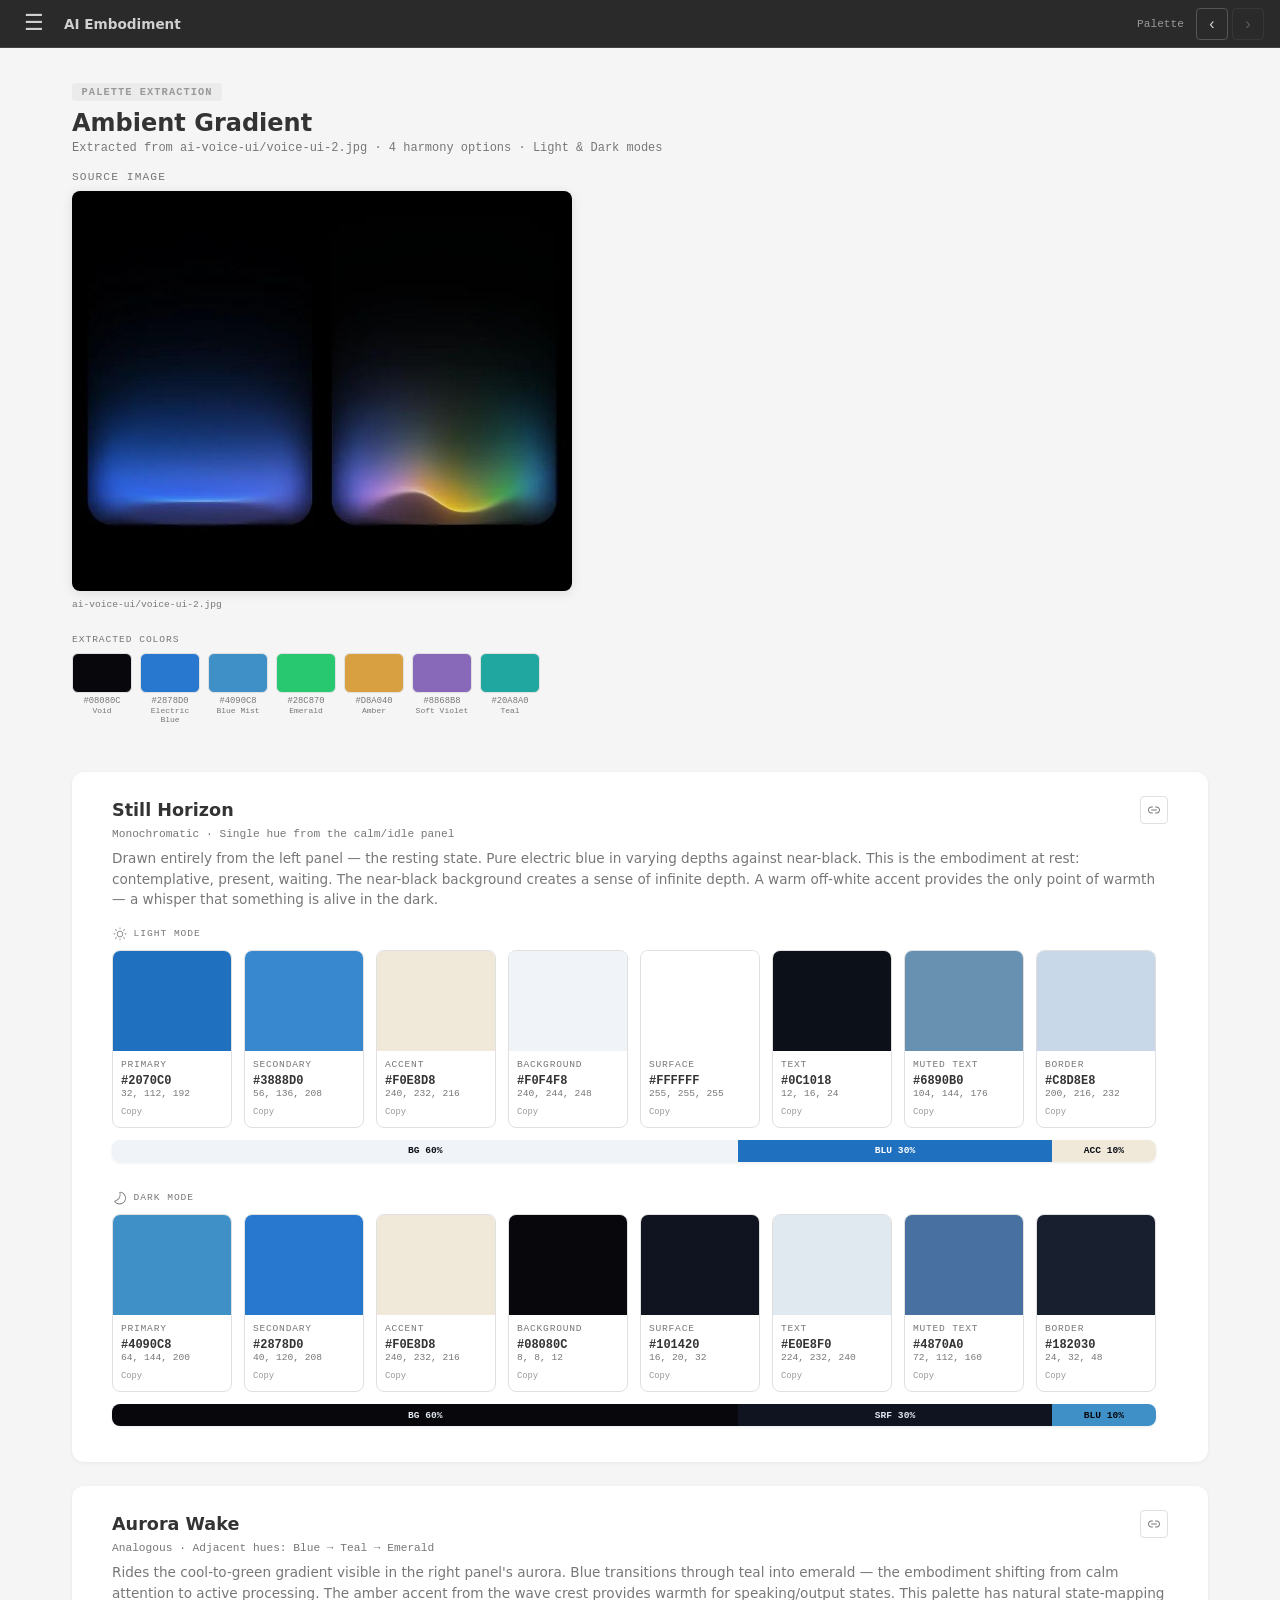
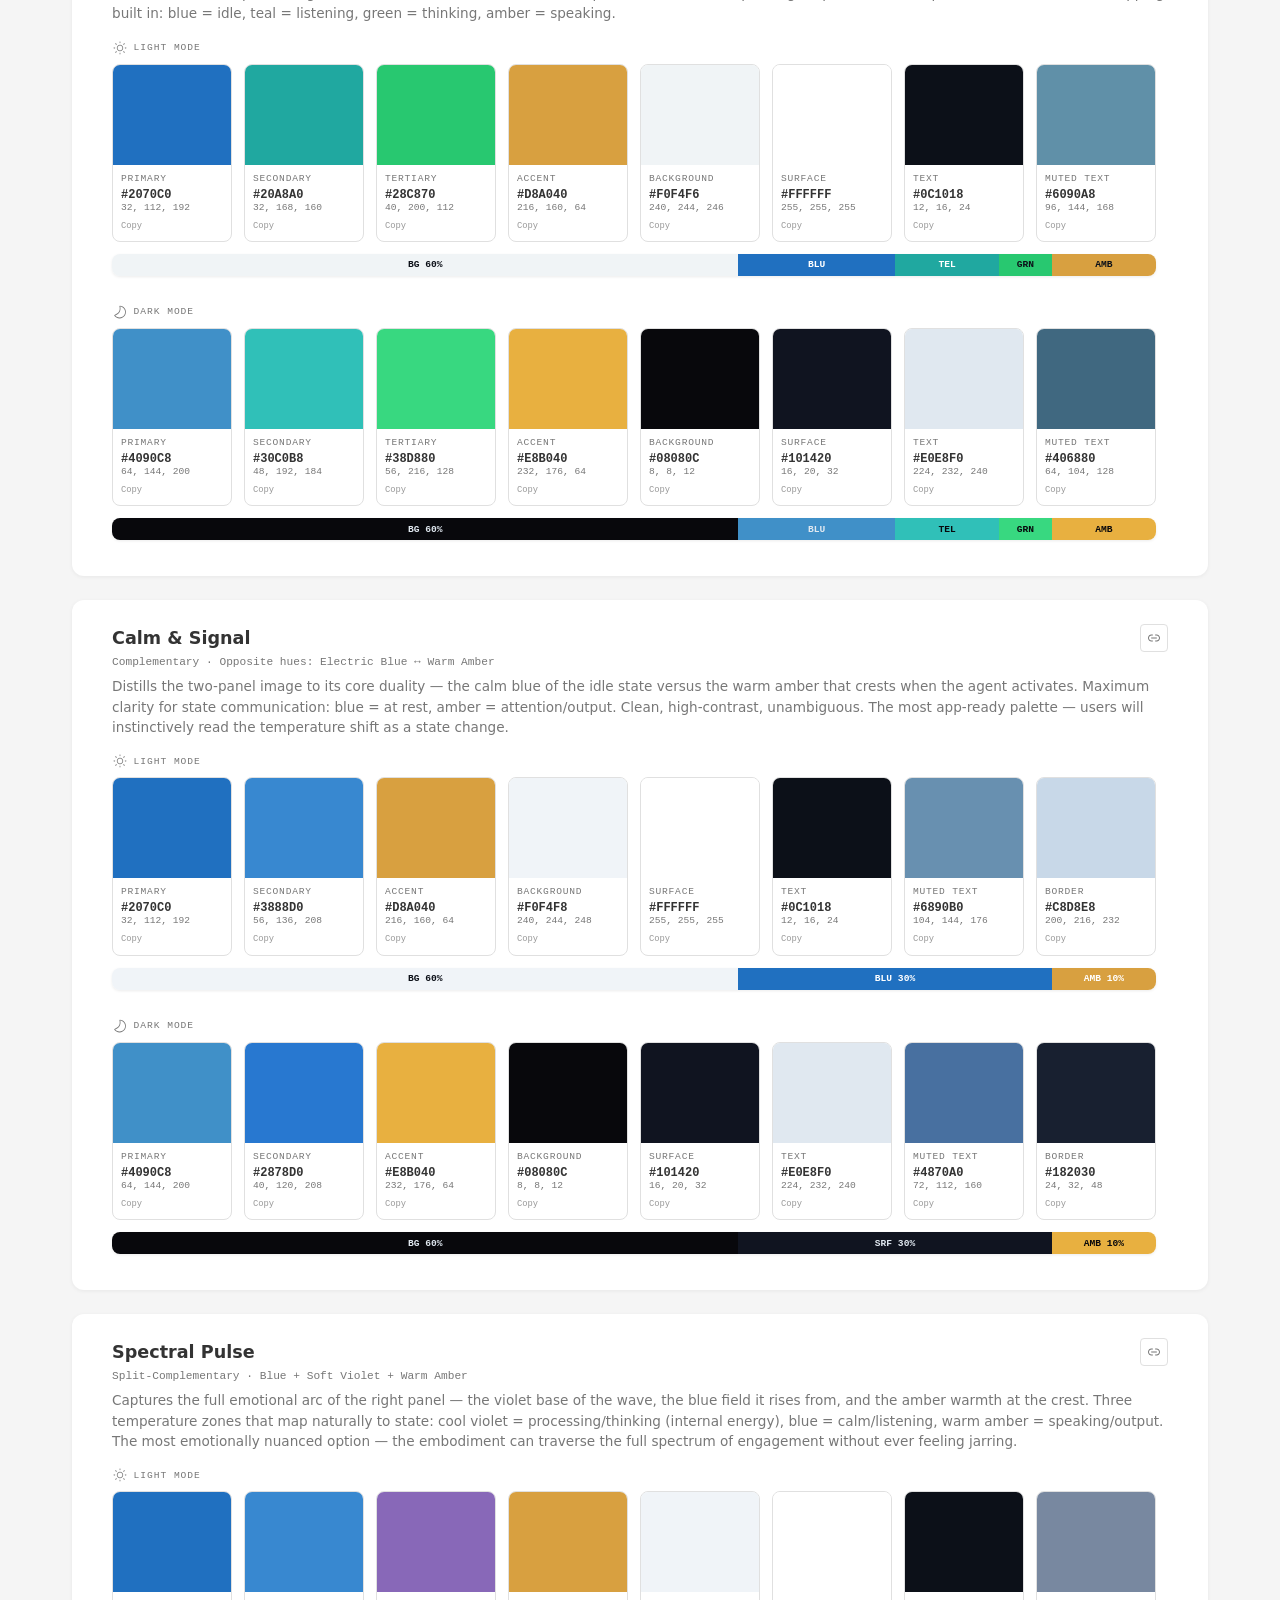
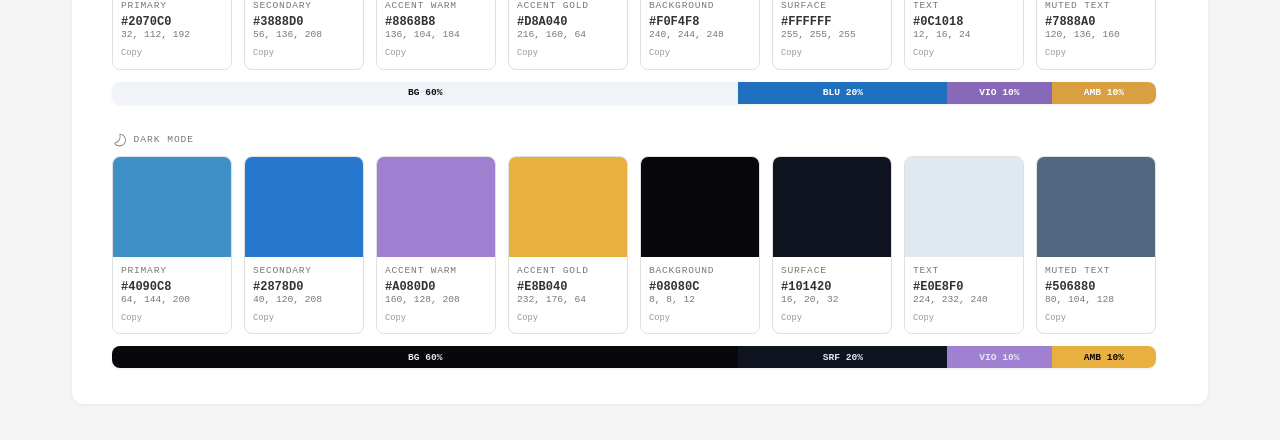
<file: .github/palettes/extracted/ambient-gradient/index.html>
<!DOCTYPE html>
<html lang="en">
<head>
    <meta charset="UTF-8">
    <meta name="viewport" content="width=device-width, initial-scale=1.0">
    <title>PALETTE — Ambient Gradient</title>
    <style>
        *, *::before, *::after { box-sizing: border-box; margin: 0; padding: 0; }
        :root {
            --nav-bg: #2a2a2a; --nav-text: #d0d0d0; --nav-accent: #999999;
            --bg: #f5f5f5; --surface: #ffffff; --text: #333333; --text-muted: #777777; --border: #e0e0e0;
            --font: system-ui, -apple-system, 'Segoe UI', sans-serif;
            --mono: 'Cascadia Code', 'Fira Code', Consolas, monospace;
        }
        body { font-family: var(--font); background: var(--bg); color: var(--text); min-height: 100vh; }
        .site-nav { background: var(--nav-bg); color: var(--nav-text); display: flex; align-items: center; padding: 0 1rem; height: 48px; position: sticky; top: 0; z-index: 200; border-bottom: 1px solid #444; }
        .site-nav__hamburger { background: none; border: none; color: var(--nav-text); font-size: 1.4rem; cursor: pointer; padding: 0.25rem 0.5rem; border-radius: 4px; line-height: 1; }
        .site-nav__hamburger:hover { background: rgba(255,255,255,0.1); }
        .site-nav__title { font-size: 0.85rem; font-weight: 600; margin-left: 0.75rem; }
        .site-nav__page { margin-left: auto; font-family: var(--mono); font-size: 0.7rem; color: var(--nav-accent); }
        .site-nav__arrows { display: flex; gap: 0.25rem; margin-left: 0.75rem; }
        .site-nav__arrow { background: none; border: 1px solid rgba(255,255,255,0.2); color: var(--nav-text); width: 32px; height: 32px; border-radius: 4px; cursor: pointer; font-size: 1rem; display: flex; align-items: center; justify-content: center; }
        .site-nav__arrow:hover { background: rgba(255,255,255,0.1); border-color: var(--nav-accent); }
        .site-nav__arrow:disabled { opacity: 0.3; cursor: default; }
        .nav-drawer { display: none; position: fixed; top: 48px; left: 0; bottom: 0; width: 280px; background: var(--nav-bg); z-index: 190; overflow-y: auto; border-right: 1px solid rgba(255,255,255,0.1); padding: 1rem 0; }
        .nav-drawer.open { display: block; }
        .nav-drawer__overlay { display: none; position: fixed; inset: 0; top: 48px; background: rgba(0,0,0,0.4); z-index: 185; }
        .nav-drawer__overlay.open { display: block; }
        .nav-drawer__section { font-family: var(--mono); font-size: 0.6rem; text-transform: uppercase; letter-spacing: 0.12em; color: rgba(255,255,255,0.4); padding: 0.75rem 1.25rem 0.25rem; }
        .nav-drawer__link { display: block; padding: 0.5rem 1.25rem; color: var(--nav-text); text-decoration: none; font-size: 0.8rem; }
        .nav-drawer__link:hover { background: rgba(255,255,255,0.08); }
        .nav-drawer__link.active { color: var(--nav-accent); background: rgba(255,255,255,0.05); }
        .page-header { max-width: 1200px; margin: 0 auto; padding: 2rem 2rem 1rem; }
        .page-header__badge { font-family: var(--mono); font-size: 0.65rem; font-weight: 700; letter-spacing: 0.1em; text-transform: uppercase; color: var(--nav-accent); background: rgba(150,150,150,0.1); padding: 0.2rem 0.6rem; border-radius: 3px; display: inline-block; margin-bottom: 0.5rem; }
        .page-header__title { font-size: 1.5rem; font-weight: 700; }
        .page-header__meta { font-family: var(--mono); font-size: 0.75rem; color: var(--text-muted); margin-top: 0.25rem; }
        .extraction-group { max-width: 1200px; margin: 0 auto 3rem; padding: 0 2rem; }
        .extraction-group__source { margin-bottom: 1.5rem; }
        .extraction-group__label { font-family: var(--mono); font-size: 0.7rem; text-transform: uppercase; letter-spacing: 0.1em; color: var(--text-muted); margin-bottom: 0.5rem; }
        .extraction-group__img { max-width: 100%; max-height: 400px; border-radius: 8px; box-shadow: 0 2px 12px rgba(0,0,0,0.1); object-fit: contain; }
        .extraction-group__ref { font-family: var(--mono); font-size: 0.6rem; color: var(--text-muted); margin-top: 0.25rem; }
        .extraction-group__colors { margin-top: 1rem; }
        .extraction-group__colors-label { font-family: var(--mono); font-size: 0.6rem; text-transform: uppercase; letter-spacing: 0.1em; color: var(--text-muted); margin-bottom: 0.5rem; }
        .extracted-colors { display: flex; gap: 0.5rem; flex-wrap: wrap; }
        .extracted-color { width: 60px; text-align: center; }
        .extracted-color__fill { width: 60px; height: 40px; border-radius: 6px; border: 1px solid var(--border); }
        .extracted-color__hex { font-family: var(--mono); font-size: 0.55rem; color: var(--text-muted); margin-top: 0.2rem; }
        .extracted-color__name { font-family: var(--mono); font-size: 0.5rem; color: var(--text-muted); }
        .palette-option { background: var(--surface); border-radius: 12px; padding: 1.5rem 2.5rem 2.25rem; margin-bottom: 1.5rem; box-shadow: 0 1px 4px rgba(0,0,0,0.06); }
        .palette-option__header { display: flex; align-items: center; justify-content: space-between; margin-bottom: 0.25rem; }
        .palette-option__name { font-size: 1.1rem; font-weight: 600; }
        .palette-option__select { background: none; border: 1px solid var(--border); color: var(--text-muted); width: 28px; height: 28px; border-radius: 4px; cursor: pointer; transition: all 0.15s; display: flex; align-items: center; justify-content: center; flex-shrink: 0; }
        .palette-option__select:hover { background: rgba(150,150,150,0.1); border-color: var(--text-muted); color: var(--text); }
        .palette-option__select.copied { }
        .palette-option__harmony { font-family: var(--mono); font-size: 0.7rem; color: var(--text-muted); margin-bottom: 0.5rem; }
        .palette-option__description { font-size: 0.85rem; color: var(--text-muted); margin-bottom: 1rem; line-height: 1.5; }
        .palette-option__mode-label { font-family: var(--mono); font-size: 0.6rem; display: flex; align-items: center; gap: 0.35rem; text-transform: uppercase; letter-spacing: 0.1em; color: var(--text-muted); margin: 1rem 0 0.5rem; }
        .palette-option__chips { display: flex; gap: 0.75rem; flex-wrap: wrap; }
        .color-chip { width: 120px; border-radius: 8px; overflow: hidden; border: 1px solid var(--border); background: var(--surface); }
        .color-chip__fill { width: 100%; height: 100px; position: relative; }
        .color-chip__select { position: absolute; top: 0.35rem; right: 0.35rem; background: rgba(255,255,255,0.9); border: 1px solid rgba(0,0,0,0.15); color: #333; width: 24px; height: 24px; border-radius: 3px; cursor: pointer; opacity: 0; transition: opacity 0.15s; display: flex; align-items: center; justify-content: center; padding: 0; }
        .color-chip:hover .color-chip__select { opacity: 1; }
        .color-chip__select:hover { background: #fff; border-color: #999; }
        .color-chip__select.copied { }
        .color-chip__info { padding: 0.5rem; }
        .color-chip__role { font-family: var(--mono); font-size: 0.6rem; text-transform: uppercase; letter-spacing: 0.08em; color: var(--text-muted); margin-bottom: 0.25rem; }
        .color-chip__hex { font-family: var(--mono); font-size: 0.75rem; font-weight: 600; }
        .color-chip__rgb { font-family: var(--mono); font-size: 0.6rem; color: var(--text-muted); }
        .color-chip__copy { font-family: var(--mono); font-size: 0.55rem; color: var(--nav-accent); cursor: pointer; background: none; border: none; padding: 0.15rem 0; margin-top: 0.15rem; }
        .color-chip__copy:hover { text-decoration: underline; }
        .preview-bar { display: flex; border-radius: 8px; overflow: hidden; height: 22px; margin-top: 0.75rem; max-width: calc(8 * 120px + 7 * 0.75rem);  box-shadow: 0 1px 3px rgba(0,0,0,0.08); }
        .mode-spacer { height: 0.75rem; }
        .preview-bar__segment { flex: 1; display: flex; align-items: center; justify-content: center; font-family: var(--mono); font-size: 0.6rem; font-weight: 600; }
    </style>
</head>
<body>
    <nav class="site-nav">
        <button class="site-nav__hamburger" id="navToggle" aria-label="Menu">☰</button>
        <span class="site-nav__title" id="projectTitle">AI Embodiment</span>
        <span class="site-nav__page">Palette</span>
        <div class="site-nav__arrows">
            <button class="site-nav__arrow" id="navPrev" aria-label="Previous page">‹</button>
            <button class="site-nav__arrow" id="navNext" aria-label="Next page">›</button>
        </div>
    </nav>
    <div class="nav-drawer__overlay" id="navOverlay"></div>
    <aside class="nav-drawer" id="navDrawer" role="navigation"></aside>

    <header class="page-header">
        <span class="page-header__badge">Palette Extraction</span>
        <h1 class="page-header__title">Ambient Gradient</h1>
        <p class="page-header__meta">Extracted from ai-voice-ui/voice-ui-2.jpg · 4 harmony options · Light & Dark modes</p>
    </header>

    <main id="extractionsContainer">
        <section class="extraction-group">
            <div class="extraction-group__source">
                <div class="extraction-group__label">Source Image</div>
                <img class="extraction-group__img" src="source-1.jpg" alt="Ambient gradient UI — calm blue and active aurora states">
                <div class="extraction-group__ref">ai-voice-ui/voice-ui-2.jpg</div>
            </div>
            <div class="extraction-group__colors">
                <div class="extraction-group__colors-label">Extracted Colors</div>
                <div class="extracted-colors">
                    <div class="extracted-color"><div class="extracted-color__fill" style="background:#08080C;"></div><div class="extracted-color__hex">#08080C</div><div class="extracted-color__name">Void</div></div>
                    <div class="extracted-color"><div class="extracted-color__fill" style="background:#2878D0;"></div><div class="extracted-color__hex">#2878D0</div><div class="extracted-color__name">Electric Blue</div></div>
                    <div class="extracted-color"><div class="extracted-color__fill" style="background:#4090C8;"></div><div class="extracted-color__hex">#4090C8</div><div class="extracted-color__name">Blue Mist</div></div>
                    <div class="extracted-color"><div class="extracted-color__fill" style="background:#28C870;"></div><div class="extracted-color__hex">#28C870</div><div class="extracted-color__name">Emerald</div></div>
                    <div class="extracted-color"><div class="extracted-color__fill" style="background:#D8A040;"></div><div class="extracted-color__hex">#D8A040</div><div class="extracted-color__name">Amber</div></div>
                    <div class="extracted-color"><div class="extracted-color__fill" style="background:#8868B8;"></div><div class="extracted-color__hex">#8868B8</div><div class="extracted-color__name">Soft Violet</div></div>
                    <div class="extracted-color"><div class="extracted-color__fill" style="background:#20A8A0;"></div><div class="extracted-color__hex">#20A8A0</div><div class="extracted-color__name">Teal</div></div>
                </div>
            </div>
        </section>

        <div class="palettes" style="max-width:1200px;margin:0 auto;padding:0 2rem 1rem;">

            <!-- PALETTE 1: Monochromatic Blue -->
            <div class="palette-option">
                <div class="palette-option__name">Still Horizon</div>
                <div class="palette-option__harmony">Monochromatic · Single hue from the calm/idle panel</div>
                <div class="palette-option__description">Drawn entirely from the left panel — the resting state. Pure electric blue in varying depths against near-black. This is the embodiment at rest: contemplative, present, waiting. The near-black background creates a sense of infinite depth. A warm off-white accent provides the only point of warmth — a whisper that something is alive in the dark.</div>

                <div class="palette-option__mode-label"><svg width="16" height="16" viewBox="0 0 20 20" fill="currentColor" xmlns="http://www.w3.org/2000/svg"><path d="M10 2C10.2761 2 10.5 2.22386 10.5 2.5V3.5C10.5 3.77614 10.2761 4 10 4C9.72386 4 9.5 3.77614 9.5 3.5V2.5C9.5 2.22386 9.72386 2 10 2ZM10 14C12.2091 14 14 12.2091 14 10C14 7.79086 12.2091 6 10 6C7.79086 6 6 7.79086 6 10C6 12.2091 7.79086 14 10 14ZM10 13C8.34315 13 7 11.6569 7 10C7 8.34315 8.34315 7 10 7C11.6569 7 13 8.34315 13 10C13 11.6569 11.6569 13 10 13ZM17.5 10.5C17.7761 10.5 18 10.2761 18 10C18 9.72386 17.7761 9.5 17.5 9.5H16.5C16.2239 9.5 16 9.72386 16 10C16 10.2761 16.2239 10.5 16.5 10.5H17.5ZM10 16C10.2761 16 10.5 16.2239 10.5 16.5V17.5C10.5 17.7761 10.2761 18 10 18C9.72386 18 9.5 17.7761 9.5 17.5V16.5C9.5 16.2239 9.72386 16 10 16ZM3.5 10.5C3.77614 10.5 4 10.2761 4 10C4 9.72386 3.77614 9.5 3.5 9.5H2.46289C2.18675 9.5 1.96289 9.72386 1.96289 10C1.96289 10.2761 2.18675 10.5 2.46289 10.5H3.5ZM4.14645 4.14645C4.34171 3.95118 4.65829 3.95118 4.85355 4.14645L5.85355 5.14645C6.04882 5.34171 6.04882 5.65829 5.85355 5.85355C5.65829 6.04882 5.34171 6.04882 5.14645 5.85355L4.14645 4.85355C3.95118 4.65829 3.95118 4.34171 4.14645 4.14645ZM4.85355 15.8536C4.65829 16.0488 4.34171 16.0488 4.14645 15.8536C3.95118 15.6583 3.95118 15.3417 4.14645 15.1464L5.14645 14.1464C5.34171 13.9512 5.65829 13.9512 5.85355 14.1464C6.04882 14.3417 6.04882 14.6583 5.85355 14.8536L4.85355 15.8536ZM15.8536 4.14645C15.6583 3.95118 15.3417 3.95118 15.1464 4.14645L14.1464 5.14645C13.9512 5.34171 13.9512 5.65829 14.1464 5.85355C14.3417 6.04882 14.6583 6.04882 14.8536 5.85355L15.8536 4.85355C16.0488 4.65829 16.0488 4.34171 15.8536 4.14645ZM15.1464 15.8536C15.3417 16.0488 15.6583 16.0488 15.8536 15.8536C16.0488 15.6583 16.0488 15.3417 15.8536 15.1464L14.8536 14.1464C14.6583 13.9512 14.3417 13.9512 14.1464 14.1464C13.9512 14.3417 13.9512 14.6583 14.1464 14.8536L15.1464 15.8536Z"/></svg> Light Mode</div>
                <div class="palette-option__chips">
                    <div class="color-chip"><div class="color-chip__fill" style="background:#2070C0;"></div><div class="color-chip__info"><div class="color-chip__role">Primary</div><div class="color-chip__hex">#2070C0</div><div class="color-chip__rgb">32, 112, 192</div><button class="color-chip__copy" data-hex="#2070C0">Copy</button></div></div>
                    <div class="color-chip"><div class="color-chip__fill" style="background:#3888D0;"></div><div class="color-chip__info"><div class="color-chip__role">Secondary</div><div class="color-chip__hex">#3888D0</div><div class="color-chip__rgb">56, 136, 208</div><button class="color-chip__copy" data-hex="#3888D0">Copy</button></div></div>
                    <div class="color-chip"><div class="color-chip__fill" style="background:#F0E8D8;"></div><div class="color-chip__info"><div class="color-chip__role">Accent</div><div class="color-chip__hex">#F0E8D8</div><div class="color-chip__rgb">240, 232, 216</div><button class="color-chip__copy" data-hex="#F0E8D8">Copy</button></div></div>
                    <div class="color-chip"><div class="color-chip__fill" style="background:#F0F4F8;"></div><div class="color-chip__info"><div class="color-chip__role">Background</div><div class="color-chip__hex">#F0F4F8</div><div class="color-chip__rgb">240, 244, 248</div><button class="color-chip__copy" data-hex="#F0F4F8">Copy</button></div></div>
                    <div class="color-chip"><div class="color-chip__fill" style="background:#FFFFFF;"></div><div class="color-chip__info"><div class="color-chip__role">Surface</div><div class="color-chip__hex">#FFFFFF</div><div class="color-chip__rgb">255, 255, 255</div><button class="color-chip__copy" data-hex="#FFFFFF">Copy</button></div></div>
                    <div class="color-chip"><div class="color-chip__fill" style="background:#0C1018;"></div><div class="color-chip__info"><div class="color-chip__role">Text</div><div class="color-chip__hex">#0C1018</div><div class="color-chip__rgb">12, 16, 24</div><button class="color-chip__copy" data-hex="#0C1018">Copy</button></div></div>
                    <div class="color-chip"><div class="color-chip__fill" style="background:#6890B0;"></div><div class="color-chip__info"><div class="color-chip__role">Muted Text</div><div class="color-chip__hex">#6890B0</div><div class="color-chip__rgb">104, 144, 176</div><button class="color-chip__copy" data-hex="#6890B0">Copy</button></div></div>
                    <div class="color-chip"><div class="color-chip__fill" style="background:#C8D8E8;"></div><div class="color-chip__info"><div class="color-chip__role">Border</div><div class="color-chip__hex">#C8D8E8</div><div class="color-chip__rgb">200, 216, 232</div><button class="color-chip__copy" data-hex="#C8D8E8">Copy</button></div></div>
                </div>
                <div class="preview-bar">
                    <div class="preview-bar__segment" style="background:#F0F4F8;flex:6;color:#0C1018;">BG 60%</div>
                    <div class="preview-bar__segment" style="background:#2070C0;flex:3;color:#FFFFFF;">BLU 30%</div>
                    <div class="preview-bar__segment" style="background:#F0E8D8;flex:1;color:#0C1018;">ACC 10%</div>
                </div>

                <div class="palette-option__mode-label"><svg width="16" height="16" viewBox="0 0 20 20" fill="currentColor" xmlns="http://www.w3.org/2000/svg"><path d="M15.4932 13.4967C13.5653 16.8358 9.2957 17.9798 5.95663 16.052C5.20013 15.6152 4.54451 15.0515 4.01047 14.3887C6.8412 13.3015 8.56844 11.9681 9.60339 9.99249C10.651 7.99273 10.9395 5.83183 10.3628 3.08319C11.2605 3.20148 12.1328 3.49537 12.9378 3.96018C16.2769 5.88799 17.421 10.1576 15.4932 13.4967ZM5.45663 16.918C9.27399 19.122 14.1552 17.8141 16.3592 13.9967C18.5631 10.1793 17.2552 5.2981 13.4378 3.09415C12.3371 2.45863 11.1233 2.10173 9.88082 2.03507C9.4801 2.01357 9.17217 2.38477 9.26732 2.77462C9.95545 5.59395 9.70125 7.65076 8.71759 9.52844C7.78322 11.312 6.17301 12.559 3.16661 13.635C2.79667 13.7674 2.65251 14.2143 2.87537 14.538C3.54192 15.5059 4.41706 16.3178 5.45663 16.918Z"/></svg> Dark Mode</div>
                <div class="palette-option__chips">
                    <div class="color-chip"><div class="color-chip__fill" style="background:#4090C8;"></div><div class="color-chip__info"><div class="color-chip__role">Primary</div><div class="color-chip__hex">#4090C8</div><div class="color-chip__rgb">64, 144, 200</div><button class="color-chip__copy" data-hex="#4090C8">Copy</button></div></div>
                    <div class="color-chip"><div class="color-chip__fill" style="background:#2878D0;"></div><div class="color-chip__info"><div class="color-chip__role">Secondary</div><div class="color-chip__hex">#2878D0</div><div class="color-chip__rgb">40, 120, 208</div><button class="color-chip__copy" data-hex="#2878D0">Copy</button></div></div>
                    <div class="color-chip"><div class="color-chip__fill" style="background:#F0E8D8;"></div><div class="color-chip__info"><div class="color-chip__role">Accent</div><div class="color-chip__hex">#F0E8D8</div><div class="color-chip__rgb">240, 232, 216</div><button class="color-chip__copy" data-hex="#F0E8D8">Copy</button></div></div>
                    <div class="color-chip"><div class="color-chip__fill" style="background:#08080C;"></div><div class="color-chip__info"><div class="color-chip__role">Background</div><div class="color-chip__hex">#08080C</div><div class="color-chip__rgb">8, 8, 12</div><button class="color-chip__copy" data-hex="#08080C">Copy</button></div></div>
                    <div class="color-chip"><div class="color-chip__fill" style="background:#101420;"></div><div class="color-chip__info"><div class="color-chip__role">Surface</div><div class="color-chip__hex">#101420</div><div class="color-chip__rgb">16, 20, 32</div><button class="color-chip__copy" data-hex="#101420">Copy</button></div></div>
                    <div class="color-chip"><div class="color-chip__fill" style="background:#E0E8F0;"></div><div class="color-chip__info"><div class="color-chip__role">Text</div><div class="color-chip__hex">#E0E8F0</div><div class="color-chip__rgb">224, 232, 240</div><button class="color-chip__copy" data-hex="#E0E8F0">Copy</button></div></div>
                    <div class="color-chip"><div class="color-chip__fill" style="background:#4870A0;"></div><div class="color-chip__info"><div class="color-chip__role">Muted Text</div><div class="color-chip__hex">#4870A0</div><div class="color-chip__rgb">72, 112, 160</div><button class="color-chip__copy" data-hex="#4870A0">Copy</button></div></div>
                    <div class="color-chip"><div class="color-chip__fill" style="background:#182030;"></div><div class="color-chip__info"><div class="color-chip__role">Border</div><div class="color-chip__hex">#182030</div><div class="color-chip__rgb">24, 32, 48</div><button class="color-chip__copy" data-hex="#182030">Copy</button></div></div>
                </div>
                <div class="preview-bar">
                    <div class="preview-bar__segment" style="background:#08080C;flex:6;color:#E0E8F0;">BG 60%</div>
                    <div class="preview-bar__segment" style="background:#101420;flex:3;color:#E0E8F0;">SRF 30%</div>
                    <div class="preview-bar__segment" style="background:#4090C8;flex:1;color:#08080C;">BLU 10%</div>
                </div>
            </div>

            <!-- PALETTE 2: Analogous (Blue → Teal → Green) -->
            <div class="palette-option">
                <div class="palette-option__name">Aurora Wake</div>
                <div class="palette-option__harmony">Analogous · Adjacent hues: Blue → Teal → Emerald</div>
                <div class="palette-option__description">Rides the cool-to-green gradient visible in the right panel's aurora. Blue transitions through teal into emerald — the embodiment shifting from calm attention to active processing. The amber accent from the wave crest provides warmth for speaking/output states. This palette has natural state-mapping built in: blue = idle, teal = listening, green = thinking, amber = speaking.</div>

                <div class="palette-option__mode-label"><svg width="16" height="16" viewBox="0 0 20 20" fill="currentColor" xmlns="http://www.w3.org/2000/svg"><path d="M10 2C10.2761 2 10.5 2.22386 10.5 2.5V3.5C10.5 3.77614 10.2761 4 10 4C9.72386 4 9.5 3.77614 9.5 3.5V2.5C9.5 2.22386 9.72386 2 10 2ZM10 14C12.2091 14 14 12.2091 14 10C14 7.79086 12.2091 6 10 6C7.79086 6 6 7.79086 6 10C6 12.2091 7.79086 14 10 14ZM10 13C8.34315 13 7 11.6569 7 10C7 8.34315 8.34315 7 10 7C11.6569 7 13 8.34315 13 10C13 11.6569 11.6569 13 10 13ZM17.5 10.5C17.7761 10.5 18 10.2761 18 10C18 9.72386 17.7761 9.5 17.5 9.5H16.5C16.2239 9.5 16 9.72386 16 10C16 10.2761 16.2239 10.5 16.5 10.5H17.5ZM10 16C10.2761 16 10.5 16.2239 10.5 16.5V17.5C10.5 17.7761 10.2761 18 10 18C9.72386 18 9.5 17.7761 9.5 17.5V16.5C9.5 16.2239 9.72386 16 10 16ZM3.5 10.5C3.77614 10.5 4 10.2761 4 10C4 9.72386 3.77614 9.5 3.5 9.5H2.46289C2.18675 9.5 1.96289 9.72386 1.96289 10C1.96289 10.2761 2.18675 10.5 2.46289 10.5H3.5ZM4.14645 4.14645C4.34171 3.95118 4.65829 3.95118 4.85355 4.14645L5.85355 5.14645C6.04882 5.34171 6.04882 5.65829 5.85355 5.85355C5.65829 6.04882 5.34171 6.04882 5.14645 5.85355L4.14645 4.85355C3.95118 4.65829 3.95118 4.34171 4.14645 4.14645ZM4.85355 15.8536C4.65829 16.0488 4.34171 16.0488 4.14645 15.8536C3.95118 15.6583 3.95118 15.3417 4.14645 15.1464L5.14645 14.1464C5.34171 13.9512 5.65829 13.9512 5.85355 14.1464C6.04882 14.3417 6.04882 14.6583 5.85355 14.8536L4.85355 15.8536ZM15.8536 4.14645C15.6583 3.95118 15.3417 3.95118 15.1464 4.14645L14.1464 5.14645C13.9512 5.34171 13.9512 5.65829 14.1464 5.85355C14.3417 6.04882 14.6583 6.04882 14.8536 5.85355L15.8536 4.85355C16.0488 4.65829 16.0488 4.34171 15.8536 4.14645ZM15.1464 15.8536C15.3417 16.0488 15.6583 16.0488 15.8536 15.8536C16.0488 15.6583 16.0488 15.3417 15.8536 15.1464L14.8536 14.1464C14.6583 13.9512 14.3417 13.9512 14.1464 14.1464C13.9512 14.3417 13.9512 14.6583 14.1464 14.8536L15.1464 15.8536Z"/></svg> Light Mode</div>
                <div class="palette-option__chips">
                    <div class="color-chip"><div class="color-chip__fill" style="background:#2070C0;"></div><div class="color-chip__info"><div class="color-chip__role">Primary</div><div class="color-chip__hex">#2070C0</div><div class="color-chip__rgb">32, 112, 192</div><button class="color-chip__copy" data-hex="#2070C0">Copy</button></div></div>
                    <div class="color-chip"><div class="color-chip__fill" style="background:#20A8A0;"></div><div class="color-chip__info"><div class="color-chip__role">Secondary</div><div class="color-chip__hex">#20A8A0</div><div class="color-chip__rgb">32, 168, 160</div><button class="color-chip__copy" data-hex="#20A8A0">Copy</button></div></div>
                    <div class="color-chip"><div class="color-chip__fill" style="background:#28C870;"></div><div class="color-chip__info"><div class="color-chip__role">Tertiary</div><div class="color-chip__hex">#28C870</div><div class="color-chip__rgb">40, 200, 112</div><button class="color-chip__copy" data-hex="#28C870">Copy</button></div></div>
                    <div class="color-chip"><div class="color-chip__fill" style="background:#D8A040;"></div><div class="color-chip__info"><div class="color-chip__role">Accent</div><div class="color-chip__hex">#D8A040</div><div class="color-chip__rgb">216, 160, 64</div><button class="color-chip__copy" data-hex="#D8A040">Copy</button></div></div>
                    <div class="color-chip"><div class="color-chip__fill" style="background:#F0F4F6;"></div><div class="color-chip__info"><div class="color-chip__role">Background</div><div class="color-chip__hex">#F0F4F6</div><div class="color-chip__rgb">240, 244, 246</div><button class="color-chip__copy" data-hex="#F0F4F6">Copy</button></div></div>
                    <div class="color-chip"><div class="color-chip__fill" style="background:#FFFFFF;"></div><div class="color-chip__info"><div class="color-chip__role">Surface</div><div class="color-chip__hex">#FFFFFF</div><div class="color-chip__rgb">255, 255, 255</div><button class="color-chip__copy" data-hex="#FFFFFF">Copy</button></div></div>
                    <div class="color-chip"><div class="color-chip__fill" style="background:#0C1018;"></div><div class="color-chip__info"><div class="color-chip__role">Text</div><div class="color-chip__hex">#0C1018</div><div class="color-chip__rgb">12, 16, 24</div><button class="color-chip__copy" data-hex="#0C1018">Copy</button></div></div>
                    <div class="color-chip"><div class="color-chip__fill" style="background:#6090A8;"></div><div class="color-chip__info"><div class="color-chip__role">Muted Text</div><div class="color-chip__hex">#6090A8</div><div class="color-chip__rgb">96, 144, 168</div><button class="color-chip__copy" data-hex="#6090A8">Copy</button></div></div>
                </div>
                <div class="preview-bar">
                    <div class="preview-bar__segment" style="background:#F0F4F6;flex:6;color:#0C1018;">BG 60%</div>
                    <div class="preview-bar__segment" style="background:#2070C0;flex:1.5;color:#FFFFFF;">BLU</div>
                    <div class="preview-bar__segment" style="background:#20A8A0;flex:1;color:#FFFFFF;">TEL</div>
                    <div class="preview-bar__segment" style="background:#28C870;flex:0.5;color:#0C1018;">GRN</div>
                    <div class="preview-bar__segment" style="background:#D8A040;flex:1;color:#0C1018;">AMB</div>
                </div>

                <div class="palette-option__mode-label"><svg width="16" height="16" viewBox="0 0 20 20" fill="currentColor" xmlns="http://www.w3.org/2000/svg"><path d="M15.4932 13.4967C13.5653 16.8358 9.2957 17.9798 5.95663 16.052C5.20013 15.6152 4.54451 15.0515 4.01047 14.3887C6.8412 13.3015 8.56844 11.9681 9.60339 9.99249C10.651 7.99273 10.9395 5.83183 10.3628 3.08319C11.2605 3.20148 12.1328 3.49537 12.9378 3.96018C16.2769 5.88799 17.421 10.1576 15.4932 13.4967ZM5.45663 16.918C9.27399 19.122 14.1552 17.8141 16.3592 13.9967C18.5631 10.1793 17.2552 5.2981 13.4378 3.09415C12.3371 2.45863 11.1233 2.10173 9.88082 2.03507C9.4801 2.01357 9.17217 2.38477 9.26732 2.77462C9.95545 5.59395 9.70125 7.65076 8.71759 9.52844C7.78322 11.312 6.17301 12.559 3.16661 13.635C2.79667 13.7674 2.65251 14.2143 2.87537 14.538C3.54192 15.5059 4.41706 16.3178 5.45663 16.918Z"/></svg> Dark Mode</div>
                <div class="palette-option__chips">
                    <div class="color-chip"><div class="color-chip__fill" style="background:#4090C8;"></div><div class="color-chip__info"><div class="color-chip__role">Primary</div><div class="color-chip__hex">#4090C8</div><div class="color-chip__rgb">64, 144, 200</div><button class="color-chip__copy" data-hex="#4090C8">Copy</button></div></div>
                    <div class="color-chip"><div class="color-chip__fill" style="background:#30C0B8;"></div><div class="color-chip__info"><div class="color-chip__role">Secondary</div><div class="color-chip__hex">#30C0B8</div><div class="color-chip__rgb">48, 192, 184</div><button class="color-chip__copy" data-hex="#30C0B8">Copy</button></div></div>
                    <div class="color-chip"><div class="color-chip__fill" style="background:#38D880;"></div><div class="color-chip__info"><div class="color-chip__role">Tertiary</div><div class="color-chip__hex">#38D880</div><div class="color-chip__rgb">56, 216, 128</div><button class="color-chip__copy" data-hex="#38D880">Copy</button></div></div>
                    <div class="color-chip"><div class="color-chip__fill" style="background:#E8B040;"></div><div class="color-chip__info"><div class="color-chip__role">Accent</div><div class="color-chip__hex">#E8B040</div><div class="color-chip__rgb">232, 176, 64</div><button class="color-chip__copy" data-hex="#E8B040">Copy</button></div></div>
                    <div class="color-chip"><div class="color-chip__fill" style="background:#08080C;"></div><div class="color-chip__info"><div class="color-chip__role">Background</div><div class="color-chip__hex">#08080C</div><div class="color-chip__rgb">8, 8, 12</div><button class="color-chip__copy" data-hex="#08080C">Copy</button></div></div>
                    <div class="color-chip"><div class="color-chip__fill" style="background:#101420;"></div><div class="color-chip__info"><div class="color-chip__role">Surface</div><div class="color-chip__hex">#101420</div><div class="color-chip__rgb">16, 20, 32</div><button class="color-chip__copy" data-hex="#101420">Copy</button></div></div>
                    <div class="color-chip"><div class="color-chip__fill" style="background:#E0E8F0;"></div><div class="color-chip__info"><div class="color-chip__role">Text</div><div class="color-chip__hex">#E0E8F0</div><div class="color-chip__rgb">224, 232, 240</div><button class="color-chip__copy" data-hex="#E0E8F0">Copy</button></div></div>
                    <div class="color-chip"><div class="color-chip__fill" style="background:#406880;"></div><div class="color-chip__info"><div class="color-chip__role">Muted Text</div><div class="color-chip__hex">#406880</div><div class="color-chip__rgb">64, 104, 128</div><button class="color-chip__copy" data-hex="#406880">Copy</button></div></div>
                </div>
                <div class="preview-bar">
                    <div class="preview-bar__segment" style="background:#08080C;flex:6;color:#E0E8F0;">BG 60%</div>
                    <div class="preview-bar__segment" style="background:#4090C8;flex:1.5;color:#E0E8F0;">BLU</div>
                    <div class="preview-bar__segment" style="background:#30C0B8;flex:1;color:#08080C;">TEL</div>
                    <div class="preview-bar__segment" style="background:#38D880;flex:0.5;color:#08080C;">GRN</div>
                    <div class="preview-bar__segment" style="background:#E8B040;flex:1;color:#08080C;">AMB</div>
                </div>
            </div>

            <!-- PALETTE 3: Complementary (Blue ↔ Amber) -->
            <div class="palette-option">
                <div class="palette-option__name">Calm & Signal</div>
                <div class="palette-option__harmony">Complementary · Opposite hues: Electric Blue ↔ Warm Amber</div>
                <div class="palette-option__description">Distills the two-panel image to its core duality — the calm blue of the idle state versus the warm amber that crests when the agent activates. Maximum clarity for state communication: blue = at rest, amber = attention/output. Clean, high-contrast, unambiguous. The most app-ready palette — users will instinctively read the temperature shift as a state change.</div>

                <div class="palette-option__mode-label"><svg width="16" height="16" viewBox="0 0 20 20" fill="currentColor" xmlns="http://www.w3.org/2000/svg"><path d="M10 2C10.2761 2 10.5 2.22386 10.5 2.5V3.5C10.5 3.77614 10.2761 4 10 4C9.72386 4 9.5 3.77614 9.5 3.5V2.5C9.5 2.22386 9.72386 2 10 2ZM10 14C12.2091 14 14 12.2091 14 10C14 7.79086 12.2091 6 10 6C7.79086 6 6 7.79086 6 10C6 12.2091 7.79086 14 10 14ZM10 13C8.34315 13 7 11.6569 7 10C7 8.34315 8.34315 7 10 7C11.6569 7 13 8.34315 13 10C13 11.6569 11.6569 13 10 13ZM17.5 10.5C17.7761 10.5 18 10.2761 18 10C18 9.72386 17.7761 9.5 17.5 9.5H16.5C16.2239 9.5 16 9.72386 16 10C16 10.2761 16.2239 10.5 16.5 10.5H17.5ZM10 16C10.2761 16 10.5 16.2239 10.5 16.5V17.5C10.5 17.7761 10.2761 18 10 18C9.72386 18 9.5 17.7761 9.5 17.5V16.5C9.5 16.2239 9.72386 16 10 16ZM3.5 10.5C3.77614 10.5 4 10.2761 4 10C4 9.72386 3.77614 9.5 3.5 9.5H2.46289C2.18675 9.5 1.96289 9.72386 1.96289 10C1.96289 10.2761 2.18675 10.5 2.46289 10.5H3.5ZM4.14645 4.14645C4.34171 3.95118 4.65829 3.95118 4.85355 4.14645L5.85355 5.14645C6.04882 5.34171 6.04882 5.65829 5.85355 5.85355C5.65829 6.04882 5.34171 6.04882 5.14645 5.85355L4.14645 4.85355C3.95118 4.65829 3.95118 4.34171 4.14645 4.14645ZM4.85355 15.8536C4.65829 16.0488 4.34171 16.0488 4.14645 15.8536C3.95118 15.6583 3.95118 15.3417 4.14645 15.1464L5.14645 14.1464C5.34171 13.9512 5.65829 13.9512 5.85355 14.1464C6.04882 14.3417 6.04882 14.6583 5.85355 14.8536L4.85355 15.8536ZM15.8536 4.14645C15.6583 3.95118 15.3417 3.95118 15.1464 4.14645L14.1464 5.14645C13.9512 5.34171 13.9512 5.65829 14.1464 5.85355C14.3417 6.04882 14.6583 6.04882 14.8536 5.85355L15.8536 4.85355C16.0488 4.65829 16.0488 4.34171 15.8536 4.14645ZM15.1464 15.8536C15.3417 16.0488 15.6583 16.0488 15.8536 15.8536C16.0488 15.6583 16.0488 15.3417 15.8536 15.1464L14.8536 14.1464C14.6583 13.9512 14.3417 13.9512 14.1464 14.1464C13.9512 14.3417 13.9512 14.6583 14.1464 14.8536L15.1464 15.8536Z"/></svg> Light Mode</div>
                <div class="palette-option__chips">
                    <div class="color-chip"><div class="color-chip__fill" style="background:#2070C0;"></div><div class="color-chip__info"><div class="color-chip__role">Primary</div><div class="color-chip__hex">#2070C0</div><div class="color-chip__rgb">32, 112, 192</div><button class="color-chip__copy" data-hex="#2070C0">Copy</button></div></div>
                    <div class="color-chip"><div class="color-chip__fill" style="background:#3888D0;"></div><div class="color-chip__info"><div class="color-chip__role">Secondary</div><div class="color-chip__hex">#3888D0</div><div class="color-chip__rgb">56, 136, 208</div><button class="color-chip__copy" data-hex="#3888D0">Copy</button></div></div>
                    <div class="color-chip"><div class="color-chip__fill" style="background:#D8A040;"></div><div class="color-chip__info"><div class="color-chip__role">Accent</div><div class="color-chip__hex">#D8A040</div><div class="color-chip__rgb">216, 160, 64</div><button class="color-chip__copy" data-hex="#D8A040">Copy</button></div></div>
                    <div class="color-chip"><div class="color-chip__fill" style="background:#F0F4F8;"></div><div class="color-chip__info"><div class="color-chip__role">Background</div><div class="color-chip__hex">#F0F4F8</div><div class="color-chip__rgb">240, 244, 248</div><button class="color-chip__copy" data-hex="#F0F4F8">Copy</button></div></div>
                    <div class="color-chip"><div class="color-chip__fill" style="background:#FFFFFF;"></div><div class="color-chip__info"><div class="color-chip__role">Surface</div><div class="color-chip__hex">#FFFFFF</div><div class="color-chip__rgb">255, 255, 255</div><button class="color-chip__copy" data-hex="#FFFFFF">Copy</button></div></div>
                    <div class="color-chip"><div class="color-chip__fill" style="background:#0C1018;"></div><div class="color-chip__info"><div class="color-chip__role">Text</div><div class="color-chip__hex">#0C1018</div><div class="color-chip__rgb">12, 16, 24</div><button class="color-chip__copy" data-hex="#0C1018">Copy</button></div></div>
                    <div class="color-chip"><div class="color-chip__fill" style="background:#6890B0;"></div><div class="color-chip__info"><div class="color-chip__role">Muted Text</div><div class="color-chip__hex">#6890B0</div><div class="color-chip__rgb">104, 144, 176</div><button class="color-chip__copy" data-hex="#6890B0">Copy</button></div></div>
                    <div class="color-chip"><div class="color-chip__fill" style="background:#C8D8E8;"></div><div class="color-chip__info"><div class="color-chip__role">Border</div><div class="color-chip__hex">#C8D8E8</div><div class="color-chip__rgb">200, 216, 232</div><button class="color-chip__copy" data-hex="#C8D8E8">Copy</button></div></div>
                </div>
                <div class="preview-bar">
                    <div class="preview-bar__segment" style="background:#F0F4F8;flex:6;color:#0C1018;">BG 60%</div>
                    <div class="preview-bar__segment" style="background:#2070C0;flex:3;color:#FFFFFF;">BLU 30%</div>
                    <div class="preview-bar__segment" style="background:#D8A040;flex:1;color:#FFFFFF;">AMB 10%</div>
                </div>

                <div class="palette-option__mode-label"><svg width="16" height="16" viewBox="0 0 20 20" fill="currentColor" xmlns="http://www.w3.org/2000/svg"><path d="M15.4932 13.4967C13.5653 16.8358 9.2957 17.9798 5.95663 16.052C5.20013 15.6152 4.54451 15.0515 4.01047 14.3887C6.8412 13.3015 8.56844 11.9681 9.60339 9.99249C10.651 7.99273 10.9395 5.83183 10.3628 3.08319C11.2605 3.20148 12.1328 3.49537 12.9378 3.96018C16.2769 5.88799 17.421 10.1576 15.4932 13.4967ZM5.45663 16.918C9.27399 19.122 14.1552 17.8141 16.3592 13.9967C18.5631 10.1793 17.2552 5.2981 13.4378 3.09415C12.3371 2.45863 11.1233 2.10173 9.88082 2.03507C9.4801 2.01357 9.17217 2.38477 9.26732 2.77462C9.95545 5.59395 9.70125 7.65076 8.71759 9.52844C7.78322 11.312 6.17301 12.559 3.16661 13.635C2.79667 13.7674 2.65251 14.2143 2.87537 14.538C3.54192 15.5059 4.41706 16.3178 5.45663 16.918Z"/></svg> Dark Mode</div>
                <div class="palette-option__chips">
                    <div class="color-chip"><div class="color-chip__fill" style="background:#4090C8;"></div><div class="color-chip__info"><div class="color-chip__role">Primary</div><div class="color-chip__hex">#4090C8</div><div class="color-chip__rgb">64, 144, 200</div><button class="color-chip__copy" data-hex="#4090C8">Copy</button></div></div>
                    <div class="color-chip"><div class="color-chip__fill" style="background:#2878D0;"></div><div class="color-chip__info"><div class="color-chip__role">Secondary</div><div class="color-chip__hex">#2878D0</div><div class="color-chip__rgb">40, 120, 208</div><button class="color-chip__copy" data-hex="#2878D0">Copy</button></div></div>
                    <div class="color-chip"><div class="color-chip__fill" style="background:#E8B040;"></div><div class="color-chip__info"><div class="color-chip__role">Accent</div><div class="color-chip__hex">#E8B040</div><div class="color-chip__rgb">232, 176, 64</div><button class="color-chip__copy" data-hex="#E8B040">Copy</button></div></div>
                    <div class="color-chip"><div class="color-chip__fill" style="background:#08080C;"></div><div class="color-chip__info"><div class="color-chip__role">Background</div><div class="color-chip__hex">#08080C</div><div class="color-chip__rgb">8, 8, 12</div><button class="color-chip__copy" data-hex="#08080C">Copy</button></div></div>
                    <div class="color-chip"><div class="color-chip__fill" style="background:#101420;"></div><div class="color-chip__info"><div class="color-chip__role">Surface</div><div class="color-chip__hex">#101420</div><div class="color-chip__rgb">16, 20, 32</div><button class="color-chip__copy" data-hex="#101420">Copy</button></div></div>
                    <div class="color-chip"><div class="color-chip__fill" style="background:#E0E8F0;"></div><div class="color-chip__info"><div class="color-chip__role">Text</div><div class="color-chip__hex">#E0E8F0</div><div class="color-chip__rgb">224, 232, 240</div><button class="color-chip__copy" data-hex="#E0E8F0">Copy</button></div></div>
                    <div class="color-chip"><div class="color-chip__fill" style="background:#4870A0;"></div><div class="color-chip__info"><div class="color-chip__role">Muted Text</div><div class="color-chip__hex">#4870A0</div><div class="color-chip__rgb">72, 112, 160</div><button class="color-chip__copy" data-hex="#4870A0">Copy</button></div></div>
                    <div class="color-chip"><div class="color-chip__fill" style="background:#182030;"></div><div class="color-chip__info"><div class="color-chip__role">Border</div><div class="color-chip__hex">#182030</div><div class="color-chip__rgb">24, 32, 48</div><button class="color-chip__copy" data-hex="#182030">Copy</button></div></div>
                </div>
                <div class="preview-bar">
                    <div class="preview-bar__segment" style="background:#08080C;flex:6;color:#E0E8F0;">BG 60%</div>
                    <div class="preview-bar__segment" style="background:#101420;flex:3;color:#E0E8F0;">SRF 30%</div>
                    <div class="preview-bar__segment" style="background:#E8B040;flex:1;color:#08080C;">AMB 10%</div>
                </div>
            </div>

            <!-- PALETTE 4: Split-Complementary (Blue + Violet + Amber) -->
            <div class="palette-option">
                <div class="palette-option__name">Spectral Pulse</div>
                <div class="palette-option__harmony">Split-Complementary · Blue + Soft Violet + Warm Amber</div>
                <div class="palette-option__description">Captures the full emotional arc of the right panel — the violet base of the wave, the blue field it rises from, and the amber warmth at the crest. Three temperature zones that map naturally to state: cool violet = processing/thinking (internal energy), blue = calm/listening, warm amber = speaking/output. The most emotionally nuanced option — the embodiment can traverse the full spectrum of engagement without ever feeling jarring.</div>

                <div class="palette-option__mode-label"><svg width="16" height="16" viewBox="0 0 20 20" fill="currentColor" xmlns="http://www.w3.org/2000/svg"><path d="M10 2C10.2761 2 10.5 2.22386 10.5 2.5V3.5C10.5 3.77614 10.2761 4 10 4C9.72386 4 9.5 3.77614 9.5 3.5V2.5C9.5 2.22386 9.72386 2 10 2ZM10 14C12.2091 14 14 12.2091 14 10C14 7.79086 12.2091 6 10 6C7.79086 6 6 7.79086 6 10C6 12.2091 7.79086 14 10 14ZM10 13C8.34315 13 7 11.6569 7 10C7 8.34315 8.34315 7 10 7C11.6569 7 13 8.34315 13 10C13 11.6569 11.6569 13 10 13ZM17.5 10.5C17.7761 10.5 18 10.2761 18 10C18 9.72386 17.7761 9.5 17.5 9.5H16.5C16.2239 9.5 16 9.72386 16 10C16 10.2761 16.2239 10.5 16.5 10.5H17.5ZM10 16C10.2761 16 10.5 16.2239 10.5 16.5V17.5C10.5 17.7761 10.2761 18 10 18C9.72386 18 9.5 17.7761 9.5 17.5V16.5C9.5 16.2239 9.72386 16 10 16ZM3.5 10.5C3.77614 10.5 4 10.2761 4 10C4 9.72386 3.77614 9.5 3.5 9.5H2.46289C2.18675 9.5 1.96289 9.72386 1.96289 10C1.96289 10.2761 2.18675 10.5 2.46289 10.5H3.5ZM4.14645 4.14645C4.34171 3.95118 4.65829 3.95118 4.85355 4.14645L5.85355 5.14645C6.04882 5.34171 6.04882 5.65829 5.85355 5.85355C5.65829 6.04882 5.34171 6.04882 5.14645 5.85355L4.14645 4.85355C3.95118 4.65829 3.95118 4.34171 4.14645 4.14645ZM4.85355 15.8536C4.65829 16.0488 4.34171 16.0488 4.14645 15.8536C3.95118 15.6583 3.95118 15.3417 4.14645 15.1464L5.14645 14.1464C5.34171 13.9512 5.65829 13.9512 5.85355 14.1464C6.04882 14.3417 6.04882 14.6583 5.85355 14.8536L4.85355 15.8536ZM15.8536 4.14645C15.6583 3.95118 15.3417 3.95118 15.1464 4.14645L14.1464 5.14645C13.9512 5.34171 13.9512 5.65829 14.1464 5.85355C14.3417 6.04882 14.6583 6.04882 14.8536 5.85355L15.8536 4.85355C16.0488 4.65829 16.0488 4.34171 15.8536 4.14645ZM15.1464 15.8536C15.3417 16.0488 15.6583 16.0488 15.8536 15.8536C16.0488 15.6583 16.0488 15.3417 15.8536 15.1464L14.8536 14.1464C14.6583 13.9512 14.3417 13.9512 14.1464 14.1464C13.9512 14.3417 13.9512 14.6583 14.1464 14.8536L15.1464 15.8536Z"/></svg> Light Mode</div>
                <div class="palette-option__chips">
                    <div class="color-chip"><div class="color-chip__fill" style="background:#2070C0;"></div><div class="color-chip__info"><div class="color-chip__role">Primary</div><div class="color-chip__hex">#2070C0</div><div class="color-chip__rgb">32, 112, 192</div><button class="color-chip__copy" data-hex="#2070C0">Copy</button></div></div>
                    <div class="color-chip"><div class="color-chip__fill" style="background:#3888D0;"></div><div class="color-chip__info"><div class="color-chip__role">Secondary</div><div class="color-chip__hex">#3888D0</div><div class="color-chip__rgb">56, 136, 208</div><button class="color-chip__copy" data-hex="#3888D0">Copy</button></div></div>
                    <div class="color-chip"><div class="color-chip__fill" style="background:#8868B8;"></div><div class="color-chip__info"><div class="color-chip__role">Accent Warm</div><div class="color-chip__hex">#8868B8</div><div class="color-chip__rgb">136, 104, 184</div><button class="color-chip__copy" data-hex="#8868B8">Copy</button></div></div>
                    <div class="color-chip"><div class="color-chip__fill" style="background:#D8A040;"></div><div class="color-chip__info"><div class="color-chip__role">Accent Gold</div><div class="color-chip__hex">#D8A040</div><div class="color-chip__rgb">216, 160, 64</div><button class="color-chip__copy" data-hex="#D8A040">Copy</button></div></div>
                    <div class="color-chip"><div class="color-chip__fill" style="background:#F0F4F8;"></div><div class="color-chip__info"><div class="color-chip__role">Background</div><div class="color-chip__hex">#F0F4F8</div><div class="color-chip__rgb">240, 244, 248</div><button class="color-chip__copy" data-hex="#F0F4F8">Copy</button></div></div>
                    <div class="color-chip"><div class="color-chip__fill" style="background:#FFFFFF;"></div><div class="color-chip__info"><div class="color-chip__role">Surface</div><div class="color-chip__hex">#FFFFFF</div><div class="color-chip__rgb">255, 255, 255</div><button class="color-chip__copy" data-hex="#FFFFFF">Copy</button></div></div>
                    <div class="color-chip"><div class="color-chip__fill" style="background:#0C1018;"></div><div class="color-chip__info"><div class="color-chip__role">Text</div><div class="color-chip__hex">#0C1018</div><div class="color-chip__rgb">12, 16, 24</div><button class="color-chip__copy" data-hex="#0C1018">Copy</button></div></div>
                    <div class="color-chip"><div class="color-chip__fill" style="background:#7888A0;"></div><div class="color-chip__info"><div class="color-chip__role">Muted Text</div><div class="color-chip__hex">#7888A0</div><div class="color-chip__rgb">120, 136, 160</div><button class="color-chip__copy" data-hex="#7888A0">Copy</button></div></div>
                </div>
                <div class="preview-bar">
                    <div class="preview-bar__segment" style="background:#F0F4F8;flex:6;color:#0C1018;">BG 60%</div>
                    <div class="preview-bar__segment" style="background:#2070C0;flex:2;color:#FFFFFF;">BLU 20%</div>
                    <div class="preview-bar__segment" style="background:#8868B8;flex:1;color:#FFFFFF;">VIO 10%</div>
                    <div class="preview-bar__segment" style="background:#D8A040;flex:1;color:#FFFFFF;">AMB 10%</div>
                </div>

                <div class="palette-option__mode-label"><svg width="16" height="16" viewBox="0 0 20 20" fill="currentColor" xmlns="http://www.w3.org/2000/svg"><path d="M15.4932 13.4967C13.5653 16.8358 9.2957 17.9798 5.95663 16.052C5.20013 15.6152 4.54451 15.0515 4.01047 14.3887C6.8412 13.3015 8.56844 11.9681 9.60339 9.99249C10.651 7.99273 10.9395 5.83183 10.3628 3.08319C11.2605 3.20148 12.1328 3.49537 12.9378 3.96018C16.2769 5.88799 17.421 10.1576 15.4932 13.4967ZM5.45663 16.918C9.27399 19.122 14.1552 17.8141 16.3592 13.9967C18.5631 10.1793 17.2552 5.2981 13.4378 3.09415C12.3371 2.45863 11.1233 2.10173 9.88082 2.03507C9.4801 2.01357 9.17217 2.38477 9.26732 2.77462C9.95545 5.59395 9.70125 7.65076 8.71759 9.52844C7.78322 11.312 6.17301 12.559 3.16661 13.635C2.79667 13.7674 2.65251 14.2143 2.87537 14.538C3.54192 15.5059 4.41706 16.3178 5.45663 16.918Z"/></svg> Dark Mode</div>
                <div class="palette-option__chips">
                    <div class="color-chip"><div class="color-chip__fill" style="background:#4090C8;"></div><div class="color-chip__info"><div class="color-chip__role">Primary</div><div class="color-chip__hex">#4090C8</div><div class="color-chip__rgb">64, 144, 200</div><button class="color-chip__copy" data-hex="#4090C8">Copy</button></div></div>
                    <div class="color-chip"><div class="color-chip__fill" style="background:#2878D0;"></div><div class="color-chip__info"><div class="color-chip__role">Secondary</div><div class="color-chip__hex">#2878D0</div><div class="color-chip__rgb">40, 120, 208</div><button class="color-chip__copy" data-hex="#2878D0">Copy</button></div></div>
                    <div class="color-chip"><div class="color-chip__fill" style="background:#A080D0;"></div><div class="color-chip__info"><div class="color-chip__role">Accent Warm</div><div class="color-chip__hex">#A080D0</div><div class="color-chip__rgb">160, 128, 208</div><button class="color-chip__copy" data-hex="#A080D0">Copy</button></div></div>
                    <div class="color-chip"><div class="color-chip__fill" style="background:#E8B040;"></div><div class="color-chip__info"><div class="color-chip__role">Accent Gold</div><div class="color-chip__hex">#E8B040</div><div class="color-chip__rgb">232, 176, 64</div><button class="color-chip__copy" data-hex="#E8B040">Copy</button></div></div>
                    <div class="color-chip"><div class="color-chip__fill" style="background:#08080C;"></div><div class="color-chip__info"><div class="color-chip__role">Background</div><div class="color-chip__hex">#08080C</div><div class="color-chip__rgb">8, 8, 12</div><button class="color-chip__copy" data-hex="#08080C">Copy</button></div></div>
                    <div class="color-chip"><div class="color-chip__fill" style="background:#101420;"></div><div class="color-chip__info"><div class="color-chip__role">Surface</div><div class="color-chip__hex">#101420</div><div class="color-chip__rgb">16, 20, 32</div><button class="color-chip__copy" data-hex="#101420">Copy</button></div></div>
                    <div class="color-chip"><div class="color-chip__fill" style="background:#E0E8F0;"></div><div class="color-chip__info"><div class="color-chip__role">Text</div><div class="color-chip__hex">#E0E8F0</div><div class="color-chip__rgb">224, 232, 240</div><button class="color-chip__copy" data-hex="#E0E8F0">Copy</button></div></div>
                    <div class="color-chip"><div class="color-chip__fill" style="background:#506880;"></div><div class="color-chip__info"><div class="color-chip__role">Muted Text</div><div class="color-chip__hex">#506880</div><div class="color-chip__rgb">80, 104, 128</div><button class="color-chip__copy" data-hex="#506880">Copy</button></div></div>
                </div>
                <div class="preview-bar">
                    <div class="preview-bar__segment" style="background:#08080C;flex:6;color:#E0E8F0;">BG 60%</div>
                    <div class="preview-bar__segment" style="background:#101420;flex:2;color:#E0E8F0;">SRF 20%</div>
                    <div class="preview-bar__segment" style="background:#A080D0;flex:1;color:#E0E8F0;">VIO 10%</div>
                    <div class="preview-bar__segment" style="background:#E8B040;flex:1;color:#08080C;">AMB 10%</div>
                </div>
            </div>

        </div>
    </main>

    <script>
        const CURRENT_PAGE_ID = 'palette-ambient-gradient';
        let navData = null;
        async function initNav() {
            try {
                let navPath = null;
                for (const candidate of ['../../../design-nav.json', '../../design-nav.json', '../design-nav.json', 'design-nav.json']) {
                    try { const res = await fetch(candidate); if (res.ok) { navData = await res.json(); navPath = candidate; break; } } catch (e) {}
                }
                if (!navData) return;
                if (navData.project?.name) document.getElementById('projectTitle').textContent = navData.project.name;
                const drawer = document.getElementById('navDrawer');
                const pagesByType = {};
                navData.pages.forEach(p => { const type = p.type || 'other'; if (!pagesByType[type]) pagesByType[type] = []; pagesByType[type].push(p); });
                const typeLabels = { home: 'Home', 'mood-board': 'Mood Boards', palette: 'Palettes', comp: 'Comps', flow: 'Flows' };
                let drawerHtml = '';
                for (const [type, pages] of Object.entries(pagesByType)) {
                    drawerHtml += '<div class="nav-drawer__section">' + (typeLabels[type] || type) + '</div>';
                    pages.forEach(p => {
                        const basePath = navPath.replace('design-nav.json', '');
                        const active = p.id === CURRENT_PAGE_ID ? ' active' : '';
                        drawerHtml += '<a class="nav-drawer__link' + active + '" href="' + basePath + p.path + '">' + p.label + '</a>';
                    });
                }
                drawer.innerHTML = drawerHtml;
                const currentIdx = navData.pages.findIndex(p => p.id === CURRENT_PAGE_ID);
                const prevBtn = document.getElementById('navPrev'), nextBtn = document.getElementById('navNext');
                if (currentIdx <= 0) prevBtn.disabled = true;
                else { const pp = navPath.replace('design-nav.json', '') + navData.pages[currentIdx - 1].path; prevBtn.addEventListener('click', () => window.location.href = pp); }
                if (currentIdx >= navData.pages.length - 1 || currentIdx === -1) nextBtn.disabled = true;
                else { const np = navPath.replace('design-nav.json', '') + navData.pages[currentIdx + 1].path; nextBtn.addEventListener('click', () => window.location.href = np); }
            } catch (e) {}
        }
        document.getElementById('navToggle').addEventListener('click', () => { document.getElementById('navDrawer').classList.toggle('open'); document.getElementById('navOverlay').classList.toggle('open'); });
        document.getElementById('navOverlay').addEventListener('click', () => { document.getElementById('navDrawer').classList.remove('open'); document.getElementById('navOverlay').classList.remove('open'); });
        document.addEventListener('click', (e) => {
            if (e.target.classList.contains('color-chip__copy')) {
                const hex = e.target.dataset.hex;
                navigator.clipboard.writeText(hex).then(() => { const orig = e.target.textContent; e.target.textContent = 'Copied!'; setTimeout(() => { e.target.textContent = orig; }, 1200); });
            }
        });
        document.addEventListener('keydown', (e) => { if (e.key === 'ArrowLeft') document.getElementById('navPrev').click(); if (e.key === 'ArrowRight') document.getElementById('navNext').click(); });



        const PAGE_NAME = 'ambient-gradient';

        // Inject palette select buttons
        document.querySelectorAll('.palette-option').forEach(palette => {
            const nameEl = palette.querySelector('.palette-option__name');
            if (!nameEl) return;
            const paletteName = nameEl.textContent.trim().toLowerCase().replace(/\s+/g, '-');
            const ref = PAGE_NAME + '/' + paletteName;
            // Wrap name in header div
            const header = document.createElement('div');
            header.className = 'palette-option__header';
            nameEl.parentNode.insertBefore(header, nameEl);
            header.appendChild(nameEl);
            // Add select button
            const btn = document.createElement('button');
            btn.className = 'palette-option__select';
            btn.innerHTML = '<svg width="16" height="16" viewBox="0 -0.5 16 16" fill="currentColor" xmlns="http://www.w3.org/2000/svg"><path d="M9.49999 4H10.5C12.433 4 14 5.567 14 7.5C14 9.36856 12.5357 10.8951 10.6941 10.9948L10.5023 11L9.5023 11.0046C9.22616 11.0059 9.00127 10.783 8.99999 10.5069C8.99888 10.2614 9.17481 10.0565 9.40787 10.0131L9.4977 10.0046L10.5 10C11.8807 10 13 8.88071 13 7.5C13 6.17452 11.9685 5.08996 10.6644 5.00532L10.5 5H9.49999C9.22386 5 8.99999 4.77614 8.99999 4.5C8.99999 4.25454 9.17687 4.05039 9.41012 4.00806L9.49999 4H10.5H9.49999ZM5.5 4H6.5C6.77614 4 7 4.22386 7 4.5C7 4.74546 6.82312 4.94961 6.58988 4.99194L6.5 5H5.5C4.11929 5 3 6.11929 3 7.5C3 8.82548 4.03154 9.91004 5.33562 9.99468L5.5 10H6.5C6.77614 10 7 10.2239 7 10.5C7 10.7455 6.82312 10.9496 6.58988 10.9919L6.5 11H5.5C3.567 11 2 9.433 2 7.5C2 5.63144 3.46428 4.10487 5.30796 4.00518L5.5 4H6.5H5.5ZM5.50023 7L10.5002 7.0023C10.7764 7.00242 11.0001 7.22638 11 7.50252C10.9999 7.74798 10.8229 7.95205 10.5897 7.99428L10.4998 8.0023L5.49977 8C5.22363 7.99987 4.99987 7.77591 5 7.49977C5.00011 7.25431 5.17708 7.05024 5.41035 7.00801L5.50023 7Z"/></svg>';
            btn.addEventListener('click', () => {
                navigator.clipboard.writeText(ref).then(() => {
                    btn.innerHTML = '<svg width="16" height="16" viewBox="0 0 20 20" fill="currentColor" xmlns="http://www.w3.org/2000/svg"><path d="M3.37371 10.1678C3.19025 9.96143 2.87421 9.94284 2.66782 10.1263C2.46143 10.3098 2.44284 10.6258 2.6263 10.8322L6.6263 15.3322C6.81743 15.5472 7.15013 15.557 7.35356 15.3536L17.8536 4.85355C18.0488 4.65829 18.0488 4.34171 17.8536 4.14645C17.6583 3.95118 17.3417 3.95118 17.1465 4.14645L7.02141 14.2715L3.37371 10.1678Z"/></svg>';
                    btn.classList.add('copied');
                    setTimeout(() => { btn.innerHTML = '<svg width="16" height="16" viewBox="0 -0.5 16 16" fill="currentColor" xmlns="http://www.w3.org/2000/svg"><path d="M9.49999 4H10.5C12.433 4 14 5.567 14 7.5C14 9.36856 12.5357 10.8951 10.6941 10.9948L10.5023 11L9.5023 11.0046C9.22616 11.0059 9.00127 10.783 8.99999 10.5069C8.99888 10.2614 9.17481 10.0565 9.40787 10.0131L9.4977 10.0046L10.5 10C11.8807 10 13 8.88071 13 7.5C13 6.17452 11.9685 5.08996 10.6644 5.00532L10.5 5H9.49999C9.22386 5 8.99999 4.77614 8.99999 4.5C8.99999 4.25454 9.17687 4.05039 9.41012 4.00806L9.49999 4H10.5H9.49999ZM5.5 4H6.5C6.77614 4 7 4.22386 7 4.5C7 4.74546 6.82312 4.94961 6.58988 4.99194L6.5 5H5.5C4.11929 5 3 6.11929 3 7.5C3 8.82548 4.03154 9.91004 5.33562 9.99468L5.5 10H6.5C6.77614 10 7 10.2239 7 10.5C7 10.7455 6.82312 10.9496 6.58988 10.9919L6.5 11H5.5C3.567 11 2 9.433 2 7.5C2 5.63144 3.46428 4.10487 5.30796 4.00518L5.5 4H6.5H5.5ZM5.50023 7L10.5002 7.0023C10.7764 7.00242 11.0001 7.22638 11 7.50252C10.9999 7.74798 10.8229 7.95205 10.5897 7.99428L10.4998 8.0023L5.49977 8C5.22363 7.99987 4.99987 7.77591 5 7.49977C5.00011 7.25431 5.17708 7.05024 5.41035 7.00801L5.50023 7Z"/></svg>'; btn.classList.remove('copied'); }, 1500);
                });
            });
            header.appendChild(btn);
        });

        // Inject spacers between light and dark mode sections
        document.querySelectorAll('.palette-option__mode-label').forEach(label => {
            if (label.textContent.includes('Dark')) {
                const spacer = document.createElement('div');
                spacer.className = 'mode-spacer';
                label.parentNode.insertBefore(spacer, label);
            }
        });

        // Inject select buttons into all color chips
        document.querySelectorAll('.color-chip').forEach(chip => {
            const fill = chip.querySelector('.color-chip__fill');
            const role = chip.querySelector('.color-chip__role')?.textContent?.trim() || 'unknown';
            const hex = chip.querySelector('.color-chip__hex')?.textContent?.trim() || '';
            const paletteEl = chip.closest('.palette-option');
            const paletteName = paletteEl?.querySelector('.palette-option__name')?.textContent?.trim()?.toLowerCase()?.replace(/\s+/g, '-') || 'unknown';
            let mode = 'light';
            let prev = chip.closest('.palette-option__chips');
            if (prev) { let lbl = prev.previousElementSibling; while (lbl && !lbl.classList?.contains('palette-option__mode-label')) { lbl = lbl.previousElementSibling; } if (lbl && lbl.textContent.includes('Dark')) mode = 'dark'; }
            const ref = PAGE_NAME + '/' + paletteName + '/' + mode + '/' + role.toLowerCase().replace(/\s+/g, '-') + '/' + hex;
            const btn = document.createElement('button');
            btn.className = 'color-chip__select';
            btn.innerHTML = '<svg width="14" height="14" viewBox="0 -0.5 16 16" fill="currentColor" xmlns="http://www.w3.org/2000/svg"><path d="M9.49999 4H10.5C12.433 4 14 5.567 14 7.5C14 9.36856 12.5357 10.8951 10.6941 10.9948L10.5023 11L9.5023 11.0046C9.22616 11.0059 9.00127 10.783 8.99999 10.5069C8.99888 10.2614 9.17481 10.0565 9.40787 10.0131L9.4977 10.0046L10.5 10C11.8807 10 13 8.88071 13 7.5C13 6.17452 11.9685 5.08996 10.6644 5.00532L10.5 5H9.49999C9.22386 5 8.99999 4.77614 8.99999 4.5C8.99999 4.25454 9.17687 4.05039 9.41012 4.00806L9.49999 4H10.5H9.49999ZM5.5 4H6.5C6.77614 4 7 4.22386 7 4.5C7 4.74546 6.82312 4.94961 6.58988 4.99194L6.5 5H5.5C4.11929 5 3 6.11929 3 7.5C3 8.82548 4.03154 9.91004 5.33562 9.99468L5.5 10H6.5C6.77614 10 7 10.2239 7 10.5C7 10.7455 6.82312 10.9496 6.58988 10.9919L6.5 11H5.5C3.567 11 2 9.433 2 7.5C2 5.63144 3.46428 4.10487 5.30796 4.00518L5.5 4H6.5H5.5ZM5.50023 7L10.5002 7.0023C10.7764 7.00242 11.0001 7.22638 11 7.50252C10.9999 7.74798 10.8229 7.95205 10.5897 7.99428L10.4998 8.0023L5.49977 8C5.22363 7.99987 4.99987 7.77591 5 7.49977C5.00011 7.25431 5.17708 7.05024 5.41035 7.00801L5.50023 7Z"/></svg>';
            btn.addEventListener('click', (e) => {
                e.stopPropagation();
                const origHtml = btn.innerHTML;
                navigator.clipboard.writeText(ref).then(() => {
                    btn.innerHTML = '<svg width="14" height="14" viewBox="0 0 20 20" fill="currentColor" xmlns="http://www.w3.org/2000/svg"><path d="M3.37371 10.1678C3.19025 9.96143 2.87421 9.94284 2.66782 10.1263C2.46143 10.3098 2.44284 10.6258 2.6263 10.8322L6.6263 15.3322C6.81743 15.5472 7.15013 15.557 7.35356 15.3536L17.8536 4.85355C18.0488 4.65829 18.0488 4.34171 17.8536 4.14645C17.6583 3.95118 17.3417 3.95118 17.1465 4.14645L7.02141 14.2715L3.37371 10.1678Z"/></svg>';
                    btn.classList.add('copied');
                    setTimeout(() => { btn.innerHTML = origHtml; btn.classList.remove('copied'); }, 1500);
                });
            });
            fill.appendChild(btn);
        });

        initNav();
    </script>
</body>
</html>
</file>
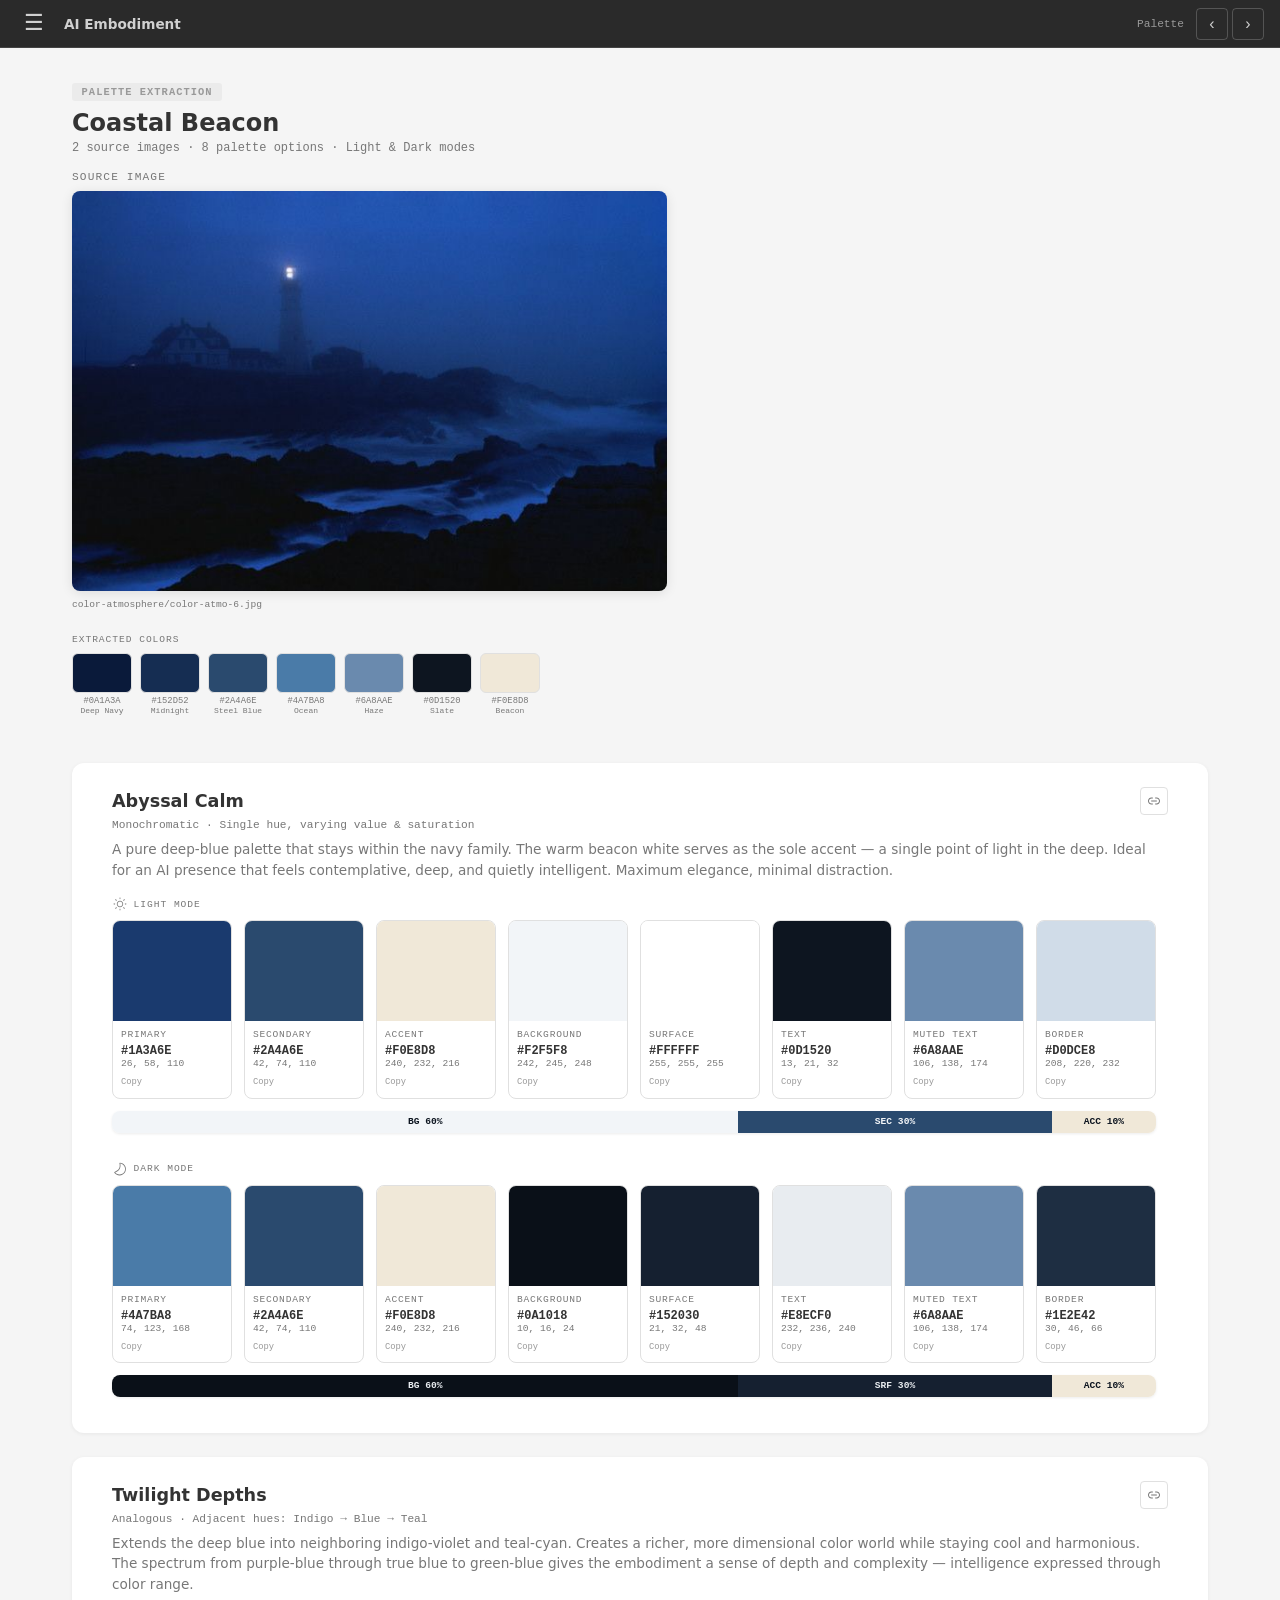
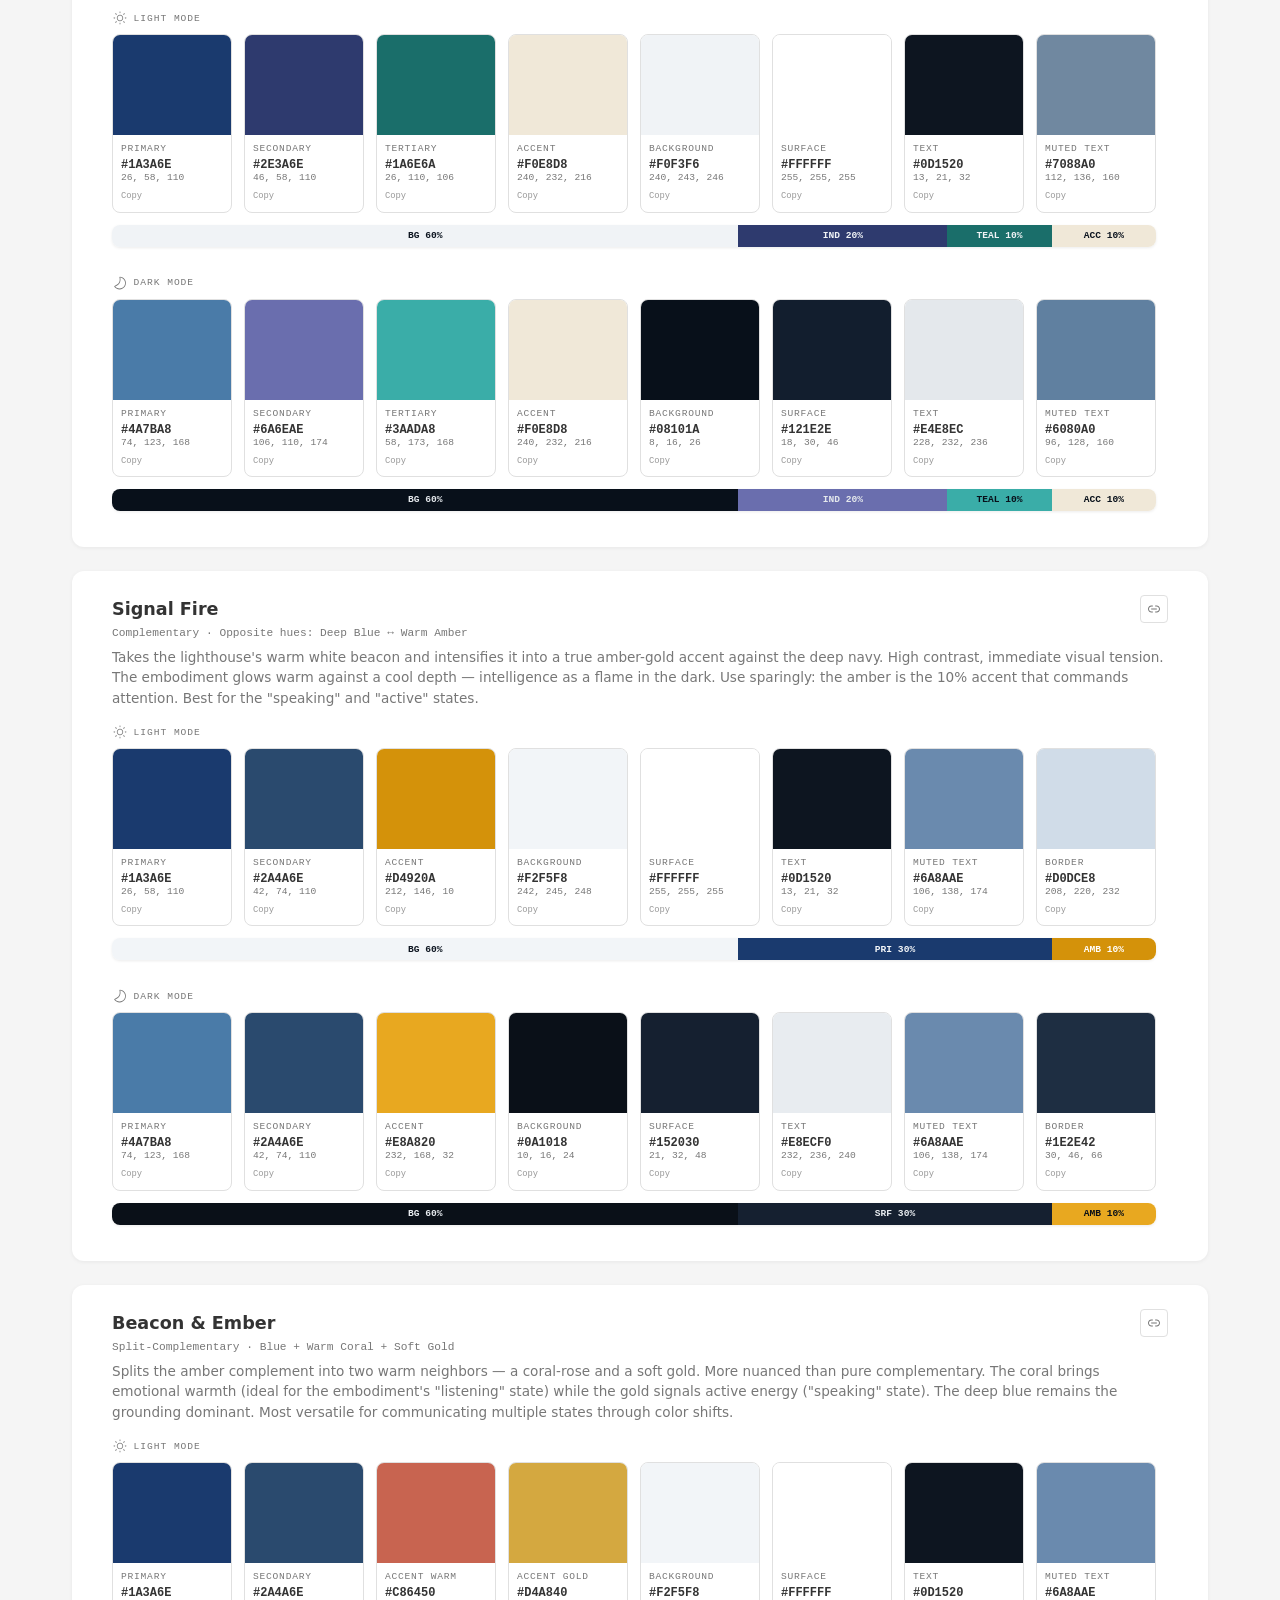
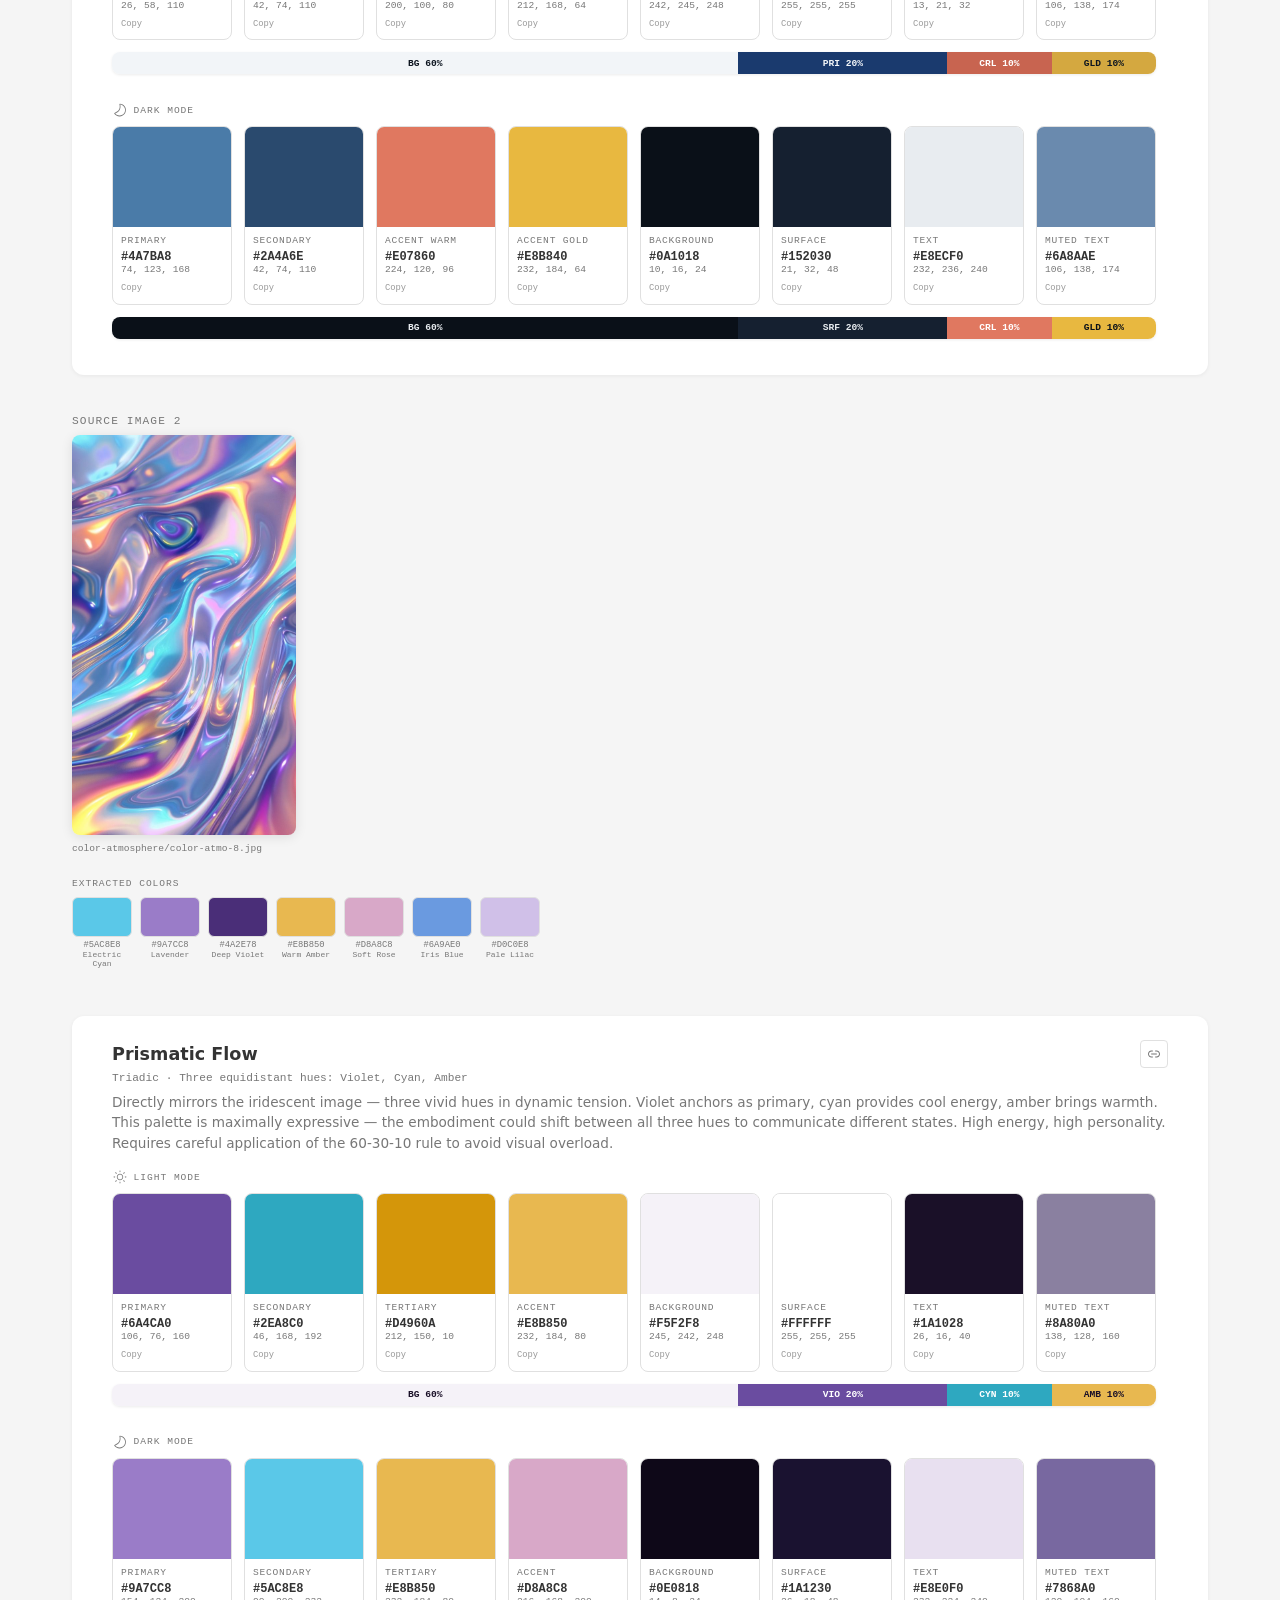
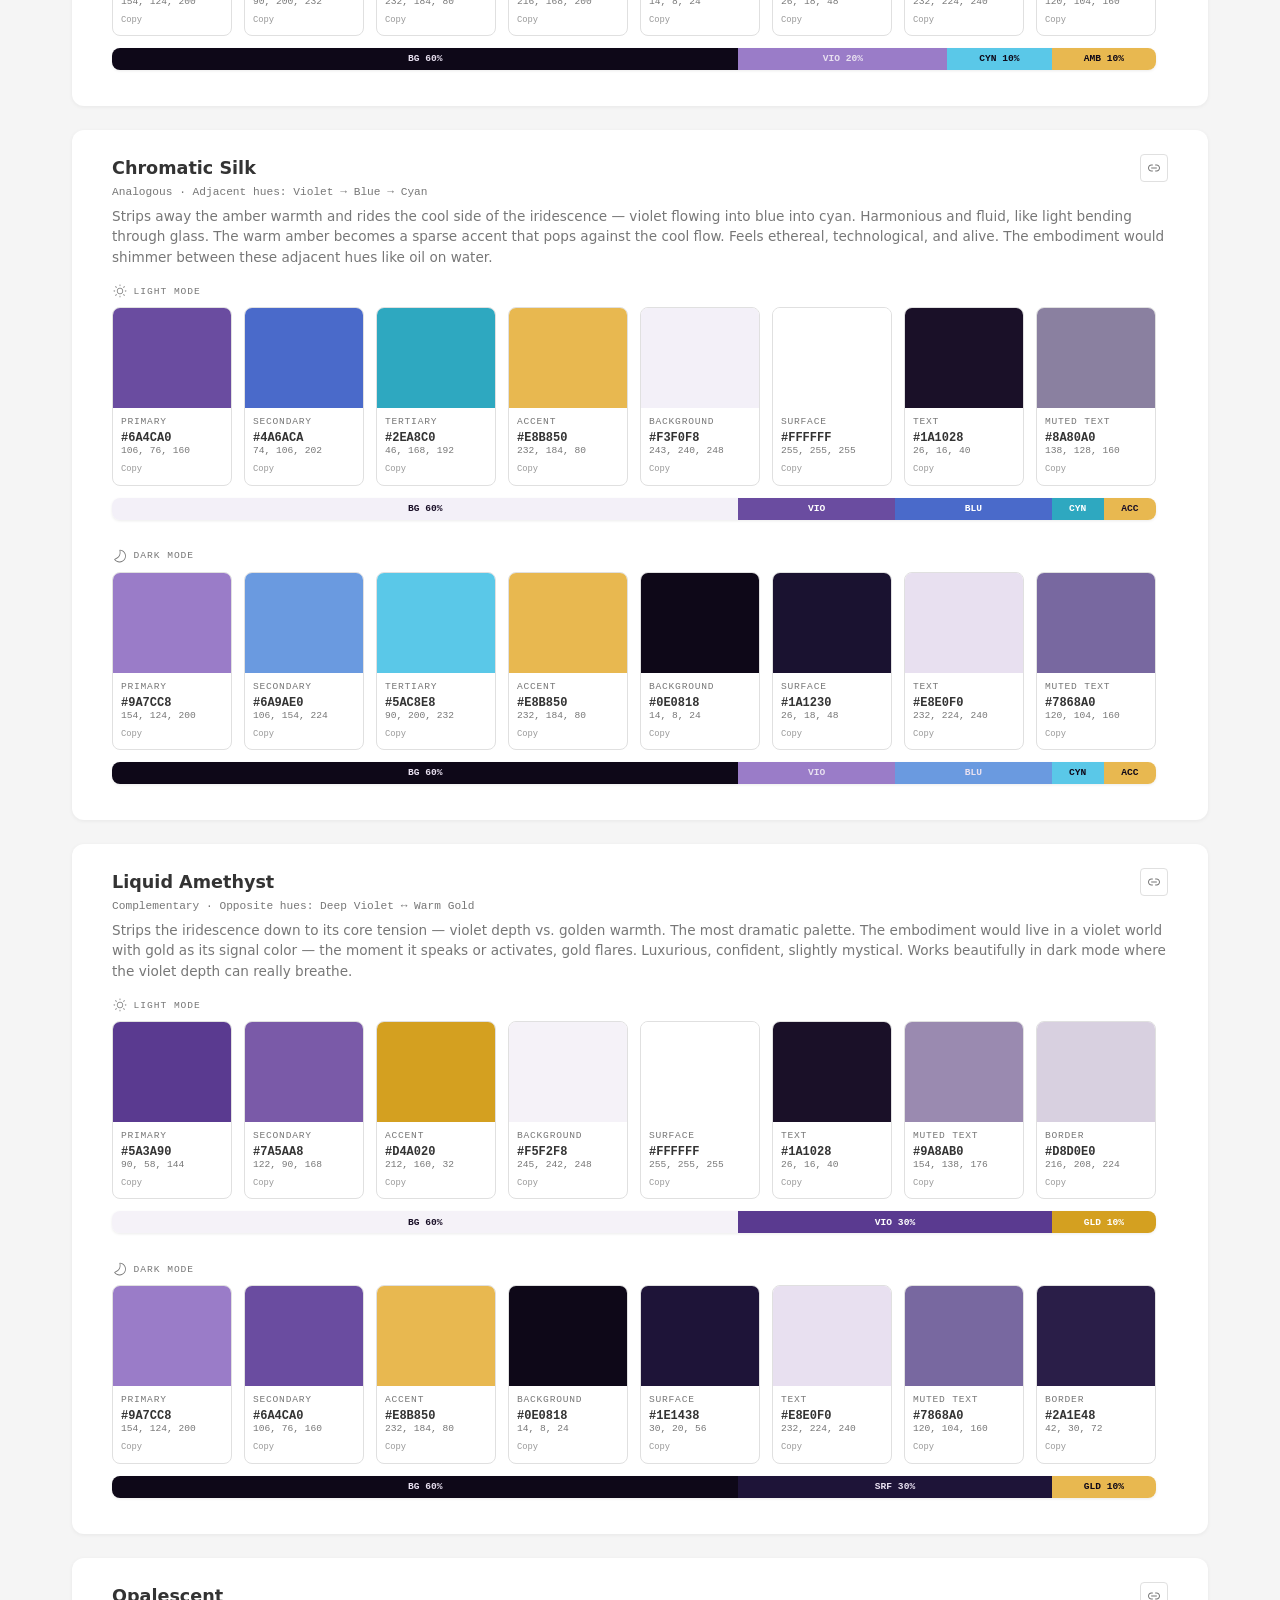
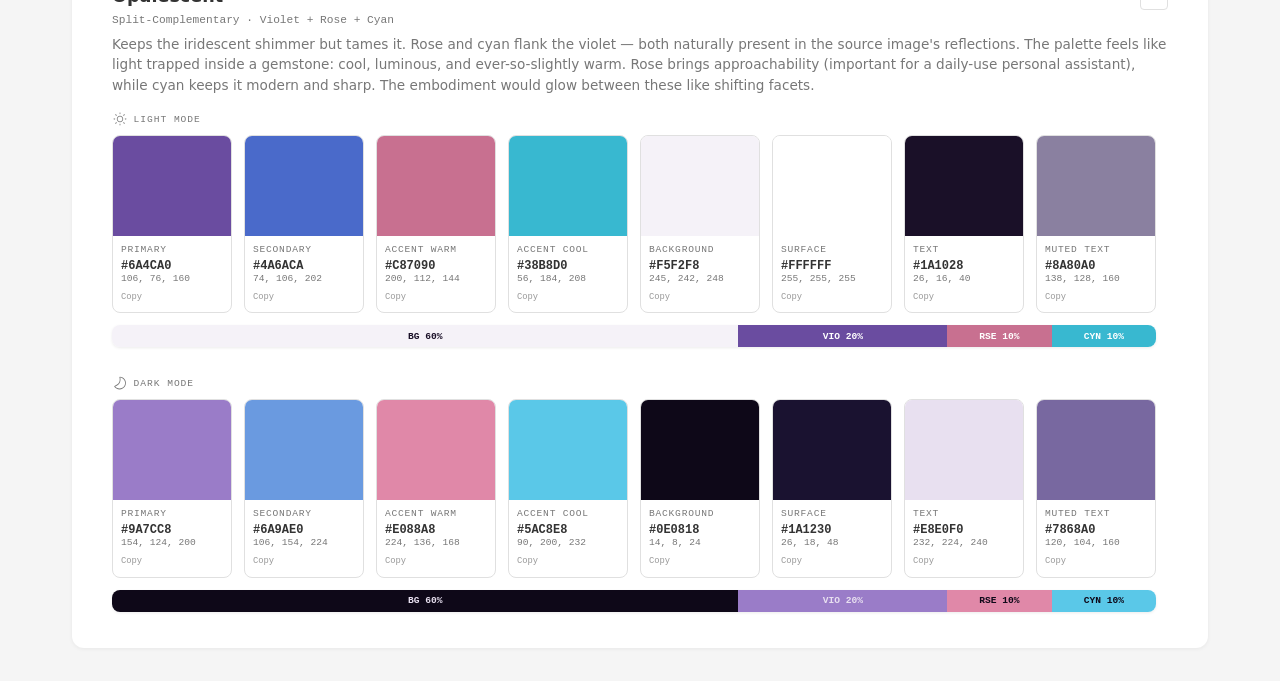
<file: .github/palettes/extracted/coastal-beacon/index.html>
<!DOCTYPE html>
<html lang="en">
<head>
    <meta charset="UTF-8">
    <meta name="viewport" content="width=device-width, initial-scale=1.0">
    <title>PALETTE — Coastal Beacon</title>
    <style>
        *, *::before, *::after { box-sizing: border-box; margin: 0; padding: 0; }
        :root {
            --nav-bg: #2a2a2a;
            --nav-text: #d0d0d0;
            --nav-accent: #999999;
            --bg: #f5f5f5;
            --surface: #ffffff;
            --text: #333333;
            --text-muted: #777777;
            --border: #e0e0e0;
            --font: system-ui, -apple-system, 'Segoe UI', sans-serif;
            --mono: 'Cascadia Code', 'Fira Code', Consolas, monospace;
        }
        body { font-family: var(--font); background: var(--bg); color: var(--text); min-height: 100vh; }

        .site-nav { background: var(--nav-bg); color: var(--nav-text); display: flex; align-items: center; padding: 0 1rem; height: 48px; position: sticky; top: 0; z-index: 200; border-bottom: 1px solid #444; }
        .site-nav__hamburger { background: none; border: none; color: var(--nav-text); font-size: 1.4rem; cursor: pointer; padding: 0.25rem 0.5rem; border-radius: 4px; line-height: 1; }
        .site-nav__hamburger:hover { background: rgba(255,255,255,0.1); }
        .site-nav__title { font-size: 0.85rem; font-weight: 600; margin-left: 0.75rem; }
        .site-nav__page { margin-left: auto; font-family: var(--mono); font-size: 0.7rem; color: var(--nav-accent); }
        .site-nav__arrows { display: flex; gap: 0.25rem; margin-left: 0.75rem; }
        .site-nav__arrow { background: none; border: 1px solid rgba(255,255,255,0.2); color: var(--nav-text); width: 32px; height: 32px; border-radius: 4px; cursor: pointer; font-size: 1rem; display: flex; align-items: center; justify-content: center; }
        .site-nav__arrow:hover { background: rgba(255,255,255,0.1); border-color: var(--nav-accent); }
        .site-nav__arrow:disabled { opacity: 0.3; cursor: default; }
        .nav-drawer { display: none; position: fixed; top: 48px; left: 0; bottom: 0; width: 280px; background: var(--nav-bg); z-index: 190; overflow-y: auto; border-right: 1px solid rgba(255,255,255,0.1); padding: 1rem 0; }
        .nav-drawer.open { display: block; }
        .nav-drawer__overlay { display: none; position: fixed; inset: 0; top: 48px; background: rgba(0,0,0,0.4); z-index: 185; }
        .nav-drawer__overlay.open { display: block; }
        .nav-drawer__section { font-family: var(--mono); font-size: 0.6rem; text-transform: uppercase; letter-spacing: 0.12em; color: rgba(255,255,255,0.4); padding: 0.75rem 1.25rem 0.25rem; }
        .nav-drawer__link { display: block; padding: 0.5rem 1.25rem; color: var(--nav-text); text-decoration: none; font-size: 0.8rem; transition: background 0.1s; }
        .nav-drawer__link:hover { background: rgba(255,255,255,0.08); }
        .nav-drawer__link.active { color: var(--nav-accent); background: rgba(255,255,255,0.05); }

        .page-header { max-width: 1200px; margin: 0 auto; padding: 2rem 2rem 1rem; }
        .page-header__badge { font-family: var(--mono); font-size: 0.65rem; font-weight: 700; letter-spacing: 0.1em; text-transform: uppercase; color: var(--nav-accent); background: rgba(150,150,150,0.1); padding: 0.2rem 0.6rem; border-radius: 3px; display: inline-block; margin-bottom: 0.5rem; }
        .page-header__title { font-size: 1.5rem; font-weight: 700; color: var(--text); }
        .page-header__meta { font-family: var(--mono); font-size: 0.75rem; color: var(--text-muted); margin-top: 0.25rem; }

        .extraction-group { max-width: 1200px; margin: 0 auto 3rem; padding: 0 2rem; }
        .extraction-group__source { margin-bottom: 1.5rem; }
        .extraction-group__label { font-family: var(--mono); font-size: 0.7rem; text-transform: uppercase; letter-spacing: 0.1em; color: var(--text-muted); margin-bottom: 0.5rem; }
        .extraction-group__img { max-width: 100%; max-height: 400px; border-radius: 8px; box-shadow: 0 2px 12px rgba(0,0,0,0.1); object-fit: contain; }
        .extraction-group__ref { font-family: var(--mono); font-size: 0.6rem; color: var(--text-muted); margin-top: 0.25rem; }
        .extraction-group__colors { margin-top: 1rem; }
        .extraction-group__colors-label { font-family: var(--mono); font-size: 0.6rem; text-transform: uppercase; letter-spacing: 0.1em; color: var(--text-muted); margin-bottom: 0.5rem; }
        .extracted-colors { display: flex; gap: 0.5rem; flex-wrap: wrap; }
        .extracted-color { width: 60px; text-align: center; }
        .extracted-color__fill { width: 60px; height: 40px; border-radius: 6px; border: 1px solid var(--border); }
        .extracted-color__hex { font-family: var(--mono); font-size: 0.55rem; color: var(--text-muted); margin-top: 0.2rem; }
        .extracted-color__name { font-family: var(--mono); font-size: 0.5rem; color: var(--text-muted); }

        .palette-option { background: var(--surface); border-radius: 12px; padding: 1.5rem 2.5rem 2.25rem; margin-bottom: 1.5rem; box-shadow: 0 1px 4px rgba(0,0,0,0.06); }
        .palette-option__header { display: flex; align-items: center; justify-content: space-between; margin-bottom: 0.25rem; }
        .palette-option__name { font-size: 1.1rem; font-weight: 600; }
        .palette-option__select { background: none; border: 1px solid var(--border); color: var(--text-muted); width: 28px; height: 28px; border-radius: 4px; cursor: pointer; transition: all 0.15s; display: flex; align-items: center; justify-content: center; flex-shrink: 0; }
        .palette-option__select:hover { background: rgba(150,150,150,0.1); border-color: var(--text-muted); color: var(--text); }
        .palette-option__select.copied { }
        .palette-option__harmony { font-family: var(--mono); font-size: 0.7rem; color: var(--text-muted); margin-bottom: 0.5rem; }
        .palette-option__description { font-size: 0.85rem; color: var(--text-muted); margin-bottom: 1rem; line-height: 1.5; }
        .palette-option__mode-label { font-family: var(--mono); font-size: 0.6rem; display: flex; align-items: center; gap: 0.35rem; text-transform: uppercase; letter-spacing: 0.1em; color: var(--text-muted); margin: 1rem 0 0.5rem; }
        .palette-option__chips { display: flex; gap: 0.75rem; flex-wrap: wrap; }

        .color-chip { width: 120px; border-radius: 8px; overflow: hidden; border: 1px solid var(--border); background: var(--surface); }
        .color-chip__fill { width: 100%; height: 100px; position: relative; }
        .color-chip__select { position: absolute; top: 0.35rem; right: 0.35rem; background: rgba(255,255,255,0.9); border: 1px solid rgba(0,0,0,0.15); color: #333; width: 24px; height: 24px; border-radius: 3px; cursor: pointer; opacity: 0; transition: opacity 0.15s; display: flex; align-items: center; justify-content: center; padding: 0; }
        .color-chip:hover .color-chip__select { opacity: 1; }
        .color-chip__select:hover { background: #fff; border-color: #999; }
        .color-chip__select.copied { }
        .color-chip__info { padding: 0.5rem; }
        .color-chip__role { font-family: var(--mono); font-size: 0.6rem; text-transform: uppercase; letter-spacing: 0.08em; color: var(--text-muted); margin-bottom: 0.25rem; }
        .color-chip__hex { font-family: var(--mono); font-size: 0.75rem; font-weight: 600; color: var(--text); }
        .color-chip__rgb { font-family: var(--mono); font-size: 0.6rem; color: var(--text-muted); }
        .color-chip__copy { font-family: var(--mono); font-size: 0.55rem; color: var(--nav-accent); cursor: pointer; background: none; border: none; padding: 0.15rem 0; margin-top: 0.15rem; }
        .color-chip__copy:hover { text-decoration: underline; }

        .preview-bar { display: flex; border-radius: 8px; overflow: hidden; height: 22px; margin-top: 0.75rem; max-width: calc(8 * 120px + 7 * 0.75rem);  box-shadow: 0 1px 3px rgba(0,0,0,0.08); }
        .mode-spacer { height: 0.75rem; }
        .preview-bar__segment { flex: 1; display: flex; align-items: center; justify-content: center; font-family: var(--mono); font-size: 0.6rem; font-weight: 600; }
    </style>
</head>
<body>

    <nav class="site-nav">
        <button class="site-nav__hamburger" id="navToggle" aria-label="Menu">☰</button>
        <span class="site-nav__title" id="projectTitle">AI Embodiment</span>
        <span class="site-nav__page" id="currentPage">Palette</span>
        <div class="site-nav__arrows">
            <button class="site-nav__arrow" id="navPrev" aria-label="Previous page">‹</button>
            <button class="site-nav__arrow" id="navNext" aria-label="Next page">›</button>
        </div>
    </nav>
    <div class="nav-drawer__overlay" id="navOverlay"></div>
    <aside class="nav-drawer" id="navDrawer" role="navigation"></aside>

    <header class="page-header">
        <span class="page-header__badge">Palette Extraction</span>
        <h1 class="page-header__title">Coastal Beacon</h1>
        <p class="page-header__meta">2 source images · 8 palette options · Light & Dark modes</p>
    </header>

    <main id="extractionsContainer">

        <section class="extraction-group">
            <div class="extraction-group__source">
                <div class="extraction-group__label">Source Image</div>
                <img class="extraction-group__img" src="source-1.jpg" alt="Coastal lighthouse in deep blue fog">
                <div class="extraction-group__ref">color-atmosphere/color-atmo-6.jpg</div>
            </div>
            <div class="extraction-group__colors">
                <div class="extraction-group__colors-label">Extracted Colors</div>
                <div class="extracted-colors">
                    <div class="extracted-color"><div class="extracted-color__fill" style="background:#0A1A3A;"></div><div class="extracted-color__hex">#0A1A3A</div><div class="extracted-color__name">Deep Navy</div></div>
                    <div class="extracted-color"><div class="extracted-color__fill" style="background:#152D52;"></div><div class="extracted-color__hex">#152D52</div><div class="extracted-color__name">Midnight</div></div>
                    <div class="extracted-color"><div class="extracted-color__fill" style="background:#2A4A6E;"></div><div class="extracted-color__hex">#2A4A6E</div><div class="extracted-color__name">Steel Blue</div></div>
                    <div class="extracted-color"><div class="extracted-color__fill" style="background:#4A7BA8;"></div><div class="extracted-color__hex">#4A7BA8</div><div class="extracted-color__name">Ocean</div></div>
                    <div class="extracted-color"><div class="extracted-color__fill" style="background:#6A8AAE;"></div><div class="extracted-color__hex">#6A8AAE</div><div class="extracted-color__name">Haze</div></div>
                    <div class="extracted-color"><div class="extracted-color__fill" style="background:#0D1520;"></div><div class="extracted-color__hex">#0D1520</div><div class="extracted-color__name">Slate</div></div>
                    <div class="extracted-color"><div class="extracted-color__fill" style="background:#F0E8D8;"></div><div class="extracted-color__hex">#F0E8D8</div><div class="extracted-color__name">Beacon</div></div>
                </div>
            </div>
        </section>

        <!-- ════════════════════════════════════════════ -->
        <!-- PALETTE 1: Monochromatic                     -->
        <!-- ════════════════════════════════════════════ -->
        <div class="palettes" style="max-width:1200px;margin:0 auto;padding:0 2rem 1rem;">

            <div class="palette-option">
                <div class="palette-option__name">Abyssal Calm</div>
                <div class="palette-option__harmony">Monochromatic · Single hue, varying value & saturation</div>
                <div class="palette-option__description">A pure deep-blue palette that stays within the navy family. The warm beacon white serves as the sole accent — a single point of light in the deep. Ideal for an AI presence that feels contemplative, deep, and quietly intelligent. Maximum elegance, minimal distraction.</div>

                <div class="palette-option__mode-label"><svg width="16" height="16" viewBox="0 0 20 20" fill="currentColor" xmlns="http://www.w3.org/2000/svg"><path d="M10 2C10.2761 2 10.5 2.22386 10.5 2.5V3.5C10.5 3.77614 10.2761 4 10 4C9.72386 4 9.5 3.77614 9.5 3.5V2.5C9.5 2.22386 9.72386 2 10 2ZM10 14C12.2091 14 14 12.2091 14 10C14 7.79086 12.2091 6 10 6C7.79086 6 6 7.79086 6 10C6 12.2091 7.79086 14 10 14ZM10 13C8.34315 13 7 11.6569 7 10C7 8.34315 8.34315 7 10 7C11.6569 7 13 8.34315 13 10C13 11.6569 11.6569 13 10 13ZM17.5 10.5C17.7761 10.5 18 10.2761 18 10C18 9.72386 17.7761 9.5 17.5 9.5H16.5C16.2239 9.5 16 9.72386 16 10C16 10.2761 16.2239 10.5 16.5 10.5H17.5ZM10 16C10.2761 16 10.5 16.2239 10.5 16.5V17.5C10.5 17.7761 10.2761 18 10 18C9.72386 18 9.5 17.7761 9.5 17.5V16.5C9.5 16.2239 9.72386 16 10 16ZM3.5 10.5C3.77614 10.5 4 10.2761 4 10C4 9.72386 3.77614 9.5 3.5 9.5H2.46289C2.18675 9.5 1.96289 9.72386 1.96289 10C1.96289 10.2761 2.18675 10.5 2.46289 10.5H3.5ZM4.14645 4.14645C4.34171 3.95118 4.65829 3.95118 4.85355 4.14645L5.85355 5.14645C6.04882 5.34171 6.04882 5.65829 5.85355 5.85355C5.65829 6.04882 5.34171 6.04882 5.14645 5.85355L4.14645 4.85355C3.95118 4.65829 3.95118 4.34171 4.14645 4.14645ZM4.85355 15.8536C4.65829 16.0488 4.34171 16.0488 4.14645 15.8536C3.95118 15.6583 3.95118 15.3417 4.14645 15.1464L5.14645 14.1464C5.34171 13.9512 5.65829 13.9512 5.85355 14.1464C6.04882 14.3417 6.04882 14.6583 5.85355 14.8536L4.85355 15.8536ZM15.8536 4.14645C15.6583 3.95118 15.3417 3.95118 15.1464 4.14645L14.1464 5.14645C13.9512 5.34171 13.9512 5.65829 14.1464 5.85355C14.3417 6.04882 14.6583 6.04882 14.8536 5.85355L15.8536 4.85355C16.0488 4.65829 16.0488 4.34171 15.8536 4.14645ZM15.1464 15.8536C15.3417 16.0488 15.6583 16.0488 15.8536 15.8536C16.0488 15.6583 16.0488 15.3417 15.8536 15.1464L14.8536 14.1464C14.6583 13.9512 14.3417 13.9512 14.1464 14.1464C13.9512 14.3417 13.9512 14.6583 14.1464 14.8536L15.1464 15.8536Z"/></svg> Light Mode</div>
                <div class="palette-option__chips">
                    <div class="color-chip"><div class="color-chip__fill" style="background:#1A3A6E;"></div><div class="color-chip__info"><div class="color-chip__role">Primary</div><div class="color-chip__hex">#1A3A6E</div><div class="color-chip__rgb">26, 58, 110</div><button class="color-chip__copy" data-hex="#1A3A6E">Copy</button></div></div>
                    <div class="color-chip"><div class="color-chip__fill" style="background:#2A4A6E;"></div><div class="color-chip__info"><div class="color-chip__role">Secondary</div><div class="color-chip__hex">#2A4A6E</div><div class="color-chip__rgb">42, 74, 110</div><button class="color-chip__copy" data-hex="#2A4A6E">Copy</button></div></div>
                    <div class="color-chip"><div class="color-chip__fill" style="background:#F0E8D8;"></div><div class="color-chip__info"><div class="color-chip__role">Accent</div><div class="color-chip__hex">#F0E8D8</div><div class="color-chip__rgb">240, 232, 216</div><button class="color-chip__copy" data-hex="#F0E8D8">Copy</button></div></div>
                    <div class="color-chip"><div class="color-chip__fill" style="background:#F2F5F8;"></div><div class="color-chip__info"><div class="color-chip__role">Background</div><div class="color-chip__hex">#F2F5F8</div><div class="color-chip__rgb">242, 245, 248</div><button class="color-chip__copy" data-hex="#F2F5F8">Copy</button></div></div>
                    <div class="color-chip"><div class="color-chip__fill" style="background:#FFFFFF;"></div><div class="color-chip__info"><div class="color-chip__role">Surface</div><div class="color-chip__hex">#FFFFFF</div><div class="color-chip__rgb">255, 255, 255</div><button class="color-chip__copy" data-hex="#FFFFFF">Copy</button></div></div>
                    <div class="color-chip"><div class="color-chip__fill" style="background:#0D1520;"></div><div class="color-chip__info"><div class="color-chip__role">Text</div><div class="color-chip__hex">#0D1520</div><div class="color-chip__rgb">13, 21, 32</div><button class="color-chip__copy" data-hex="#0D1520">Copy</button></div></div>
                    <div class="color-chip"><div class="color-chip__fill" style="background:#6A8AAE;"></div><div class="color-chip__info"><div class="color-chip__role">Muted Text</div><div class="color-chip__hex">#6A8AAE</div><div class="color-chip__rgb">106, 138, 174</div><button class="color-chip__copy" data-hex="#6A8AAE">Copy</button></div></div>
                    <div class="color-chip"><div class="color-chip__fill" style="background:#D0DCE8;"></div><div class="color-chip__info"><div class="color-chip__role">Border</div><div class="color-chip__hex">#D0DCE8</div><div class="color-chip__rgb">208, 220, 232</div><button class="color-chip__copy" data-hex="#D0DCE8">Copy</button></div></div>
                </div>
                <div class="preview-bar">
                    <div class="preview-bar__segment" style="background:#F2F5F8;flex:6;color:#0D1520;">BG 60%</div>
                    <div class="preview-bar__segment" style="background:#2A4A6E;flex:3;color:#F2F5F8;">SEC 30%</div>
                    <div class="preview-bar__segment" style="background:#F0E8D8;flex:1;color:#0D1520;">ACC 10%</div>
                </div>

                <div class="palette-option__mode-label"><svg width="16" height="16" viewBox="0 0 20 20" fill="currentColor" xmlns="http://www.w3.org/2000/svg"><path d="M15.4932 13.4967C13.5653 16.8358 9.2957 17.9798 5.95663 16.052C5.20013 15.6152 4.54451 15.0515 4.01047 14.3887C6.8412 13.3015 8.56844 11.9681 9.60339 9.99249C10.651 7.99273 10.9395 5.83183 10.3628 3.08319C11.2605 3.20148 12.1328 3.49537 12.9378 3.96018C16.2769 5.88799 17.421 10.1576 15.4932 13.4967ZM5.45663 16.918C9.27399 19.122 14.1552 17.8141 16.3592 13.9967C18.5631 10.1793 17.2552 5.2981 13.4378 3.09415C12.3371 2.45863 11.1233 2.10173 9.88082 2.03507C9.4801 2.01357 9.17217 2.38477 9.26732 2.77462C9.95545 5.59395 9.70125 7.65076 8.71759 9.52844C7.78322 11.312 6.17301 12.559 3.16661 13.635C2.79667 13.7674 2.65251 14.2143 2.87537 14.538C3.54192 15.5059 4.41706 16.3178 5.45663 16.918Z"/></svg> Dark Mode</div>
                <div class="palette-option__chips">
                    <div class="color-chip"><div class="color-chip__fill" style="background:#4A7BA8;"></div><div class="color-chip__info"><div class="color-chip__role">Primary</div><div class="color-chip__hex">#4A7BA8</div><div class="color-chip__rgb">74, 123, 168</div><button class="color-chip__copy" data-hex="#4A7BA8">Copy</button></div></div>
                    <div class="color-chip"><div class="color-chip__fill" style="background:#2A4A6E;"></div><div class="color-chip__info"><div class="color-chip__role">Secondary</div><div class="color-chip__hex">#2A4A6E</div><div class="color-chip__rgb">42, 74, 110</div><button class="color-chip__copy" data-hex="#2A4A6E">Copy</button></div></div>
                    <div class="color-chip"><div class="color-chip__fill" style="background:#F0E8D8;"></div><div class="color-chip__info"><div class="color-chip__role">Accent</div><div class="color-chip__hex">#F0E8D8</div><div class="color-chip__rgb">240, 232, 216</div><button class="color-chip__copy" data-hex="#F0E8D8">Copy</button></div></div>
                    <div class="color-chip"><div class="color-chip__fill" style="background:#0A1018;"></div><div class="color-chip__info"><div class="color-chip__role">Background</div><div class="color-chip__hex">#0A1018</div><div class="color-chip__rgb">10, 16, 24</div><button class="color-chip__copy" data-hex="#0A1018">Copy</button></div></div>
                    <div class="color-chip"><div class="color-chip__fill" style="background:#152030;"></div><div class="color-chip__info"><div class="color-chip__role">Surface</div><div class="color-chip__hex">#152030</div><div class="color-chip__rgb">21, 32, 48</div><button class="color-chip__copy" data-hex="#152030">Copy</button></div></div>
                    <div class="color-chip"><div class="color-chip__fill" style="background:#E8ECF0;"></div><div class="color-chip__info"><div class="color-chip__role">Text</div><div class="color-chip__hex">#E8ECF0</div><div class="color-chip__rgb">232, 236, 240</div><button class="color-chip__copy" data-hex="#E8ECF0">Copy</button></div></div>
                    <div class="color-chip"><div class="color-chip__fill" style="background:#6A8AAE;"></div><div class="color-chip__info"><div class="color-chip__role">Muted Text</div><div class="color-chip__hex">#6A8AAE</div><div class="color-chip__rgb">106, 138, 174</div><button class="color-chip__copy" data-hex="#6A8AAE">Copy</button></div></div>
                    <div class="color-chip"><div class="color-chip__fill" style="background:#1E2E42;"></div><div class="color-chip__info"><div class="color-chip__role">Border</div><div class="color-chip__hex">#1E2E42</div><div class="color-chip__rgb">30, 46, 66</div><button class="color-chip__copy" data-hex="#1E2E42">Copy</button></div></div>
                </div>
                <div class="preview-bar">
                    <div class="preview-bar__segment" style="background:#0A1018;flex:6;color:#E8ECF0;">BG 60%</div>
                    <div class="preview-bar__segment" style="background:#152030;flex:3;color:#E8ECF0;">SRF 30%</div>
                    <div class="preview-bar__segment" style="background:#F0E8D8;flex:1;color:#0D1520;">ACC 10%</div>
                </div>
            </div>

            <!-- ════════════════════════════════════════════ -->
            <!-- PALETTE 2: Analogous                         -->
            <!-- ════════════════════════════════════════════ -->
            <div class="palette-option">
                <div class="palette-option__name">Twilight Depths</div>
                <div class="palette-option__harmony">Analogous · Adjacent hues: Indigo → Blue → Teal</div>
                <div class="palette-option__description">Extends the deep blue into neighboring indigo-violet and teal-cyan. Creates a richer, more dimensional color world while staying cool and harmonious. The spectrum from purple-blue through true blue to green-blue gives the embodiment a sense of depth and complexity — intelligence expressed through color range.</div>

                <div class="palette-option__mode-label"><svg width="16" height="16" viewBox="0 0 20 20" fill="currentColor" xmlns="http://www.w3.org/2000/svg"><path d="M10 2C10.2761 2 10.5 2.22386 10.5 2.5V3.5C10.5 3.77614 10.2761 4 10 4C9.72386 4 9.5 3.77614 9.5 3.5V2.5C9.5 2.22386 9.72386 2 10 2ZM10 14C12.2091 14 14 12.2091 14 10C14 7.79086 12.2091 6 10 6C7.79086 6 6 7.79086 6 10C6 12.2091 7.79086 14 10 14ZM10 13C8.34315 13 7 11.6569 7 10C7 8.34315 8.34315 7 10 7C11.6569 7 13 8.34315 13 10C13 11.6569 11.6569 13 10 13ZM17.5 10.5C17.7761 10.5 18 10.2761 18 10C18 9.72386 17.7761 9.5 17.5 9.5H16.5C16.2239 9.5 16 9.72386 16 10C16 10.2761 16.2239 10.5 16.5 10.5H17.5ZM10 16C10.2761 16 10.5 16.2239 10.5 16.5V17.5C10.5 17.7761 10.2761 18 10 18C9.72386 18 9.5 17.7761 9.5 17.5V16.5C9.5 16.2239 9.72386 16 10 16ZM3.5 10.5C3.77614 10.5 4 10.2761 4 10C4 9.72386 3.77614 9.5 3.5 9.5H2.46289C2.18675 9.5 1.96289 9.72386 1.96289 10C1.96289 10.2761 2.18675 10.5 2.46289 10.5H3.5ZM4.14645 4.14645C4.34171 3.95118 4.65829 3.95118 4.85355 4.14645L5.85355 5.14645C6.04882 5.34171 6.04882 5.65829 5.85355 5.85355C5.65829 6.04882 5.34171 6.04882 5.14645 5.85355L4.14645 4.85355C3.95118 4.65829 3.95118 4.34171 4.14645 4.14645ZM4.85355 15.8536C4.65829 16.0488 4.34171 16.0488 4.14645 15.8536C3.95118 15.6583 3.95118 15.3417 4.14645 15.1464L5.14645 14.1464C5.34171 13.9512 5.65829 13.9512 5.85355 14.1464C6.04882 14.3417 6.04882 14.6583 5.85355 14.8536L4.85355 15.8536ZM15.8536 4.14645C15.6583 3.95118 15.3417 3.95118 15.1464 4.14645L14.1464 5.14645C13.9512 5.34171 13.9512 5.65829 14.1464 5.85355C14.3417 6.04882 14.6583 6.04882 14.8536 5.85355L15.8536 4.85355C16.0488 4.65829 16.0488 4.34171 15.8536 4.14645ZM15.1464 15.8536C15.3417 16.0488 15.6583 16.0488 15.8536 15.8536C16.0488 15.6583 16.0488 15.3417 15.8536 15.1464L14.8536 14.1464C14.6583 13.9512 14.3417 13.9512 14.1464 14.1464C13.9512 14.3417 13.9512 14.6583 14.1464 14.8536L15.1464 15.8536Z"/></svg> Light Mode</div>
                <div class="palette-option__chips">
                    <div class="color-chip"><div class="color-chip__fill" style="background:#1A3A6E;"></div><div class="color-chip__info"><div class="color-chip__role">Primary</div><div class="color-chip__hex">#1A3A6E</div><div class="color-chip__rgb">26, 58, 110</div><button class="color-chip__copy" data-hex="#1A3A6E">Copy</button></div></div>
                    <div class="color-chip"><div class="color-chip__fill" style="background:#2E3A6E;"></div><div class="color-chip__info"><div class="color-chip__role">Secondary</div><div class="color-chip__hex">#2E3A6E</div><div class="color-chip__rgb">46, 58, 110</div><button class="color-chip__copy" data-hex="#2E3A6E">Copy</button></div></div>
                    <div class="color-chip"><div class="color-chip__fill" style="background:#1A6E6A;"></div><div class="color-chip__info"><div class="color-chip__role">Tertiary</div><div class="color-chip__hex">#1A6E6A</div><div class="color-chip__rgb">26, 110, 106</div><button class="color-chip__copy" data-hex="#1A6E6A">Copy</button></div></div>
                    <div class="color-chip"><div class="color-chip__fill" style="background:#F0E8D8;"></div><div class="color-chip__info"><div class="color-chip__role">Accent</div><div class="color-chip__hex">#F0E8D8</div><div class="color-chip__rgb">240, 232, 216</div><button class="color-chip__copy" data-hex="#F0E8D8">Copy</button></div></div>
                    <div class="color-chip"><div class="color-chip__fill" style="background:#F0F3F6;"></div><div class="color-chip__info"><div class="color-chip__role">Background</div><div class="color-chip__hex">#F0F3F6</div><div class="color-chip__rgb">240, 243, 246</div><button class="color-chip__copy" data-hex="#F0F3F6">Copy</button></div></div>
                    <div class="color-chip"><div class="color-chip__fill" style="background:#FFFFFF;"></div><div class="color-chip__info"><div class="color-chip__role">Surface</div><div class="color-chip__hex">#FFFFFF</div><div class="color-chip__rgb">255, 255, 255</div><button class="color-chip__copy" data-hex="#FFFFFF">Copy</button></div></div>
                    <div class="color-chip"><div class="color-chip__fill" style="background:#0D1520;"></div><div class="color-chip__info"><div class="color-chip__role">Text</div><div class="color-chip__hex">#0D1520</div><div class="color-chip__rgb">13, 21, 32</div><button class="color-chip__copy" data-hex="#0D1520">Copy</button></div></div>
                    <div class="color-chip"><div class="color-chip__fill" style="background:#7088A0;"></div><div class="color-chip__info"><div class="color-chip__role">Muted Text</div><div class="color-chip__hex">#7088A0</div><div class="color-chip__rgb">112, 136, 160</div><button class="color-chip__copy" data-hex="#7088A0">Copy</button></div></div>
                </div>
                <div class="preview-bar">
                    <div class="preview-bar__segment" style="background:#F0F3F6;flex:6;color:#0D1520;">BG 60%</div>
                    <div class="preview-bar__segment" style="background:#2E3A6E;flex:2;color:#F0F3F6;">IND 20%</div>
                    <div class="preview-bar__segment" style="background:#1A6E6A;flex:1;color:#F0F3F6;">TEAL 10%</div>
                    <div class="preview-bar__segment" style="background:#F0E8D8;flex:1;color:#0D1520;">ACC 10%</div>
                </div>

                <div class="palette-option__mode-label"><svg width="16" height="16" viewBox="0 0 20 20" fill="currentColor" xmlns="http://www.w3.org/2000/svg"><path d="M15.4932 13.4967C13.5653 16.8358 9.2957 17.9798 5.95663 16.052C5.20013 15.6152 4.54451 15.0515 4.01047 14.3887C6.8412 13.3015 8.56844 11.9681 9.60339 9.99249C10.651 7.99273 10.9395 5.83183 10.3628 3.08319C11.2605 3.20148 12.1328 3.49537 12.9378 3.96018C16.2769 5.88799 17.421 10.1576 15.4932 13.4967ZM5.45663 16.918C9.27399 19.122 14.1552 17.8141 16.3592 13.9967C18.5631 10.1793 17.2552 5.2981 13.4378 3.09415C12.3371 2.45863 11.1233 2.10173 9.88082 2.03507C9.4801 2.01357 9.17217 2.38477 9.26732 2.77462C9.95545 5.59395 9.70125 7.65076 8.71759 9.52844C7.78322 11.312 6.17301 12.559 3.16661 13.635C2.79667 13.7674 2.65251 14.2143 2.87537 14.538C3.54192 15.5059 4.41706 16.3178 5.45663 16.918Z"/></svg> Dark Mode</div>
                <div class="palette-option__chips">
                    <div class="color-chip"><div class="color-chip__fill" style="background:#4A7BA8;"></div><div class="color-chip__info"><div class="color-chip__role">Primary</div><div class="color-chip__hex">#4A7BA8</div><div class="color-chip__rgb">74, 123, 168</div><button class="color-chip__copy" data-hex="#4A7BA8">Copy</button></div></div>
                    <div class="color-chip"><div class="color-chip__fill" style="background:#6A6EAE;"></div><div class="color-chip__info"><div class="color-chip__role">Secondary</div><div class="color-chip__hex">#6A6EAE</div><div class="color-chip__rgb">106, 110, 174</div><button class="color-chip__copy" data-hex="#6A6EAE">Copy</button></div></div>
                    <div class="color-chip"><div class="color-chip__fill" style="background:#3AADA8;"></div><div class="color-chip__info"><div class="color-chip__role">Tertiary</div><div class="color-chip__hex">#3AADA8</div><div class="color-chip__rgb">58, 173, 168</div><button class="color-chip__copy" data-hex="#3AADA8">Copy</button></div></div>
                    <div class="color-chip"><div class="color-chip__fill" style="background:#F0E8D8;"></div><div class="color-chip__info"><div class="color-chip__role">Accent</div><div class="color-chip__hex">#F0E8D8</div><div class="color-chip__rgb">240, 232, 216</div><button class="color-chip__copy" data-hex="#F0E8D8">Copy</button></div></div>
                    <div class="color-chip"><div class="color-chip__fill" style="background:#08101A;"></div><div class="color-chip__info"><div class="color-chip__role">Background</div><div class="color-chip__hex">#08101A</div><div class="color-chip__rgb">8, 16, 26</div><button class="color-chip__copy" data-hex="#08101A">Copy</button></div></div>
                    <div class="color-chip"><div class="color-chip__fill" style="background:#121E2E;"></div><div class="color-chip__info"><div class="color-chip__role">Surface</div><div class="color-chip__hex">#121E2E</div><div class="color-chip__rgb">18, 30, 46</div><button class="color-chip__copy" data-hex="#121E2E">Copy</button></div></div>
                    <div class="color-chip"><div class="color-chip__fill" style="background:#E4E8EC;"></div><div class="color-chip__info"><div class="color-chip__role">Text</div><div class="color-chip__hex">#E4E8EC</div><div class="color-chip__rgb">228, 232, 236</div><button class="color-chip__copy" data-hex="#E4E8EC">Copy</button></div></div>
                    <div class="color-chip"><div class="color-chip__fill" style="background:#6080A0;"></div><div class="color-chip__info"><div class="color-chip__role">Muted Text</div><div class="color-chip__hex">#6080A0</div><div class="color-chip__rgb">96, 128, 160</div><button class="color-chip__copy" data-hex="#6080A0">Copy</button></div></div>
                </div>
                <div class="preview-bar">
                    <div class="preview-bar__segment" style="background:#08101A;flex:6;color:#E4E8EC;">BG 60%</div>
                    <div class="preview-bar__segment" style="background:#6A6EAE;flex:2;color:#E4E8EC;">IND 20%</div>
                    <div class="preview-bar__segment" style="background:#3AADA8;flex:1;color:#08101A;">TEAL 10%</div>
                    <div class="preview-bar__segment" style="background:#F0E8D8;flex:1;color:#08101A;">ACC 10%</div>
                </div>
            </div>

            <!-- ════════════════════════════════════════════ -->
            <!-- PALETTE 3: Complementary                     -->
            <!-- ════════════════════════════════════════════ -->
            <div class="palette-option">
                <div class="palette-option__name">Signal Fire</div>
                <div class="palette-option__harmony">Complementary · Opposite hues: Deep Blue ↔ Warm Amber</div>
                <div class="palette-option__description">Takes the lighthouse's warm white beacon and intensifies it into a true amber-gold accent against the deep navy. High contrast, immediate visual tension. The embodiment glows warm against a cool depth — intelligence as a flame in the dark. Use sparingly: the amber is the 10% accent that commands attention. Best for the "speaking" and "active" states.</div>

                <div class="palette-option__mode-label"><svg width="16" height="16" viewBox="0 0 20 20" fill="currentColor" xmlns="http://www.w3.org/2000/svg"><path d="M10 2C10.2761 2 10.5 2.22386 10.5 2.5V3.5C10.5 3.77614 10.2761 4 10 4C9.72386 4 9.5 3.77614 9.5 3.5V2.5C9.5 2.22386 9.72386 2 10 2ZM10 14C12.2091 14 14 12.2091 14 10C14 7.79086 12.2091 6 10 6C7.79086 6 6 7.79086 6 10C6 12.2091 7.79086 14 10 14ZM10 13C8.34315 13 7 11.6569 7 10C7 8.34315 8.34315 7 10 7C11.6569 7 13 8.34315 13 10C13 11.6569 11.6569 13 10 13ZM17.5 10.5C17.7761 10.5 18 10.2761 18 10C18 9.72386 17.7761 9.5 17.5 9.5H16.5C16.2239 9.5 16 9.72386 16 10C16 10.2761 16.2239 10.5 16.5 10.5H17.5ZM10 16C10.2761 16 10.5 16.2239 10.5 16.5V17.5C10.5 17.7761 10.2761 18 10 18C9.72386 18 9.5 17.7761 9.5 17.5V16.5C9.5 16.2239 9.72386 16 10 16ZM3.5 10.5C3.77614 10.5 4 10.2761 4 10C4 9.72386 3.77614 9.5 3.5 9.5H2.46289C2.18675 9.5 1.96289 9.72386 1.96289 10C1.96289 10.2761 2.18675 10.5 2.46289 10.5H3.5ZM4.14645 4.14645C4.34171 3.95118 4.65829 3.95118 4.85355 4.14645L5.85355 5.14645C6.04882 5.34171 6.04882 5.65829 5.85355 5.85355C5.65829 6.04882 5.34171 6.04882 5.14645 5.85355L4.14645 4.85355C3.95118 4.65829 3.95118 4.34171 4.14645 4.14645ZM4.85355 15.8536C4.65829 16.0488 4.34171 16.0488 4.14645 15.8536C3.95118 15.6583 3.95118 15.3417 4.14645 15.1464L5.14645 14.1464C5.34171 13.9512 5.65829 13.9512 5.85355 14.1464C6.04882 14.3417 6.04882 14.6583 5.85355 14.8536L4.85355 15.8536ZM15.8536 4.14645C15.6583 3.95118 15.3417 3.95118 15.1464 4.14645L14.1464 5.14645C13.9512 5.34171 13.9512 5.65829 14.1464 5.85355C14.3417 6.04882 14.6583 6.04882 14.8536 5.85355L15.8536 4.85355C16.0488 4.65829 16.0488 4.34171 15.8536 4.14645ZM15.1464 15.8536C15.3417 16.0488 15.6583 16.0488 15.8536 15.8536C16.0488 15.6583 16.0488 15.3417 15.8536 15.1464L14.8536 14.1464C14.6583 13.9512 14.3417 13.9512 14.1464 14.1464C13.9512 14.3417 13.9512 14.6583 14.1464 14.8536L15.1464 15.8536Z"/></svg> Light Mode</div>
                <div class="palette-option__chips">
                    <div class="color-chip"><div class="color-chip__fill" style="background:#1A3A6E;"></div><div class="color-chip__info"><div class="color-chip__role">Primary</div><div class="color-chip__hex">#1A3A6E</div><div class="color-chip__rgb">26, 58, 110</div><button class="color-chip__copy" data-hex="#1A3A6E">Copy</button></div></div>
                    <div class="color-chip"><div class="color-chip__fill" style="background:#2A4A6E;"></div><div class="color-chip__info"><div class="color-chip__role">Secondary</div><div class="color-chip__hex">#2A4A6E</div><div class="color-chip__rgb">42, 74, 110</div><button class="color-chip__copy" data-hex="#2A4A6E">Copy</button></div></div>
                    <div class="color-chip"><div class="color-chip__fill" style="background:#D4920A;"></div><div class="color-chip__info"><div class="color-chip__role">Accent</div><div class="color-chip__hex">#D4920A</div><div class="color-chip__rgb">212, 146, 10</div><button class="color-chip__copy" data-hex="#D4920A">Copy</button></div></div>
                    <div class="color-chip"><div class="color-chip__fill" style="background:#F2F5F8;"></div><div class="color-chip__info"><div class="color-chip__role">Background</div><div class="color-chip__hex">#F2F5F8</div><div class="color-chip__rgb">242, 245, 248</div><button class="color-chip__copy" data-hex="#F2F5F8">Copy</button></div></div>
                    <div class="color-chip"><div class="color-chip__fill" style="background:#FFFFFF;"></div><div class="color-chip__info"><div class="color-chip__role">Surface</div><div class="color-chip__hex">#FFFFFF</div><div class="color-chip__rgb">255, 255, 255</div><button class="color-chip__copy" data-hex="#FFFFFF">Copy</button></div></div>
                    <div class="color-chip"><div class="color-chip__fill" style="background:#0D1520;"></div><div class="color-chip__info"><div class="color-chip__role">Text</div><div class="color-chip__hex">#0D1520</div><div class="color-chip__rgb">13, 21, 32</div><button class="color-chip__copy" data-hex="#0D1520">Copy</button></div></div>
                    <div class="color-chip"><div class="color-chip__fill" style="background:#6A8AAE;"></div><div class="color-chip__info"><div class="color-chip__role">Muted Text</div><div class="color-chip__hex">#6A8AAE</div><div class="color-chip__rgb">106, 138, 174</div><button class="color-chip__copy" data-hex="#6A8AAE">Copy</button></div></div>
                    <div class="color-chip"><div class="color-chip__fill" style="background:#D0DCE8;"></div><div class="color-chip__info"><div class="color-chip__role">Border</div><div class="color-chip__hex">#D0DCE8</div><div class="color-chip__rgb">208, 220, 232</div><button class="color-chip__copy" data-hex="#D0DCE8">Copy</button></div></div>
                </div>
                <div class="preview-bar">
                    <div class="preview-bar__segment" style="background:#F2F5F8;flex:6;color:#0D1520;">BG 60%</div>
                    <div class="preview-bar__segment" style="background:#1A3A6E;flex:3;color:#F2F5F8;">PRI 30%</div>
                    <div class="preview-bar__segment" style="background:#D4920A;flex:1;color:#FFFFFF;">AMB 10%</div>
                </div>

                <div class="palette-option__mode-label"><svg width="16" height="16" viewBox="0 0 20 20" fill="currentColor" xmlns="http://www.w3.org/2000/svg"><path d="M15.4932 13.4967C13.5653 16.8358 9.2957 17.9798 5.95663 16.052C5.20013 15.6152 4.54451 15.0515 4.01047 14.3887C6.8412 13.3015 8.56844 11.9681 9.60339 9.99249C10.651 7.99273 10.9395 5.83183 10.3628 3.08319C11.2605 3.20148 12.1328 3.49537 12.9378 3.96018C16.2769 5.88799 17.421 10.1576 15.4932 13.4967ZM5.45663 16.918C9.27399 19.122 14.1552 17.8141 16.3592 13.9967C18.5631 10.1793 17.2552 5.2981 13.4378 3.09415C12.3371 2.45863 11.1233 2.10173 9.88082 2.03507C9.4801 2.01357 9.17217 2.38477 9.26732 2.77462C9.95545 5.59395 9.70125 7.65076 8.71759 9.52844C7.78322 11.312 6.17301 12.559 3.16661 13.635C2.79667 13.7674 2.65251 14.2143 2.87537 14.538C3.54192 15.5059 4.41706 16.3178 5.45663 16.918Z"/></svg> Dark Mode</div>
                <div class="palette-option__chips">
                    <div class="color-chip"><div class="color-chip__fill" style="background:#4A7BA8;"></div><div class="color-chip__info"><div class="color-chip__role">Primary</div><div class="color-chip__hex">#4A7BA8</div><div class="color-chip__rgb">74, 123, 168</div><button class="color-chip__copy" data-hex="#4A7BA8">Copy</button></div></div>
                    <div class="color-chip"><div class="color-chip__fill" style="background:#2A4A6E;"></div><div class="color-chip__info"><div class="color-chip__role">Secondary</div><div class="color-chip__hex">#2A4A6E</div><div class="color-chip__rgb">42, 74, 110</div><button class="color-chip__copy" data-hex="#2A4A6E">Copy</button></div></div>
                    <div class="color-chip"><div class="color-chip__fill" style="background:#E8A820;"></div><div class="color-chip__info"><div class="color-chip__role">Accent</div><div class="color-chip__hex">#E8A820</div><div class="color-chip__rgb">232, 168, 32</div><button class="color-chip__copy" data-hex="#E8A820">Copy</button></div></div>
                    <div class="color-chip"><div class="color-chip__fill" style="background:#0A1018;"></div><div class="color-chip__info"><div class="color-chip__role">Background</div><div class="color-chip__hex">#0A1018</div><div class="color-chip__rgb">10, 16, 24</div><button class="color-chip__copy" data-hex="#0A1018">Copy</button></div></div>
                    <div class="color-chip"><div class="color-chip__fill" style="background:#152030;"></div><div class="color-chip__info"><div class="color-chip__role">Surface</div><div class="color-chip__hex">#152030</div><div class="color-chip__rgb">21, 32, 48</div><button class="color-chip__copy" data-hex="#152030">Copy</button></div></div>
                    <div class="color-chip"><div class="color-chip__fill" style="background:#E8ECF0;"></div><div class="color-chip__info"><div class="color-chip__role">Text</div><div class="color-chip__hex">#E8ECF0</div><div class="color-chip__rgb">232, 236, 240</div><button class="color-chip__copy" data-hex="#E8ECF0">Copy</button></div></div>
                    <div class="color-chip"><div class="color-chip__fill" style="background:#6A8AAE;"></div><div class="color-chip__info"><div class="color-chip__role">Muted Text</div><div class="color-chip__hex">#6A8AAE</div><div class="color-chip__rgb">106, 138, 174</div><button class="color-chip__copy" data-hex="#6A8AAE">Copy</button></div></div>
                    <div class="color-chip"><div class="color-chip__fill" style="background:#1E2E42;"></div><div class="color-chip__info"><div class="color-chip__role">Border</div><div class="color-chip__hex">#1E2E42</div><div class="color-chip__rgb">30, 46, 66</div><button class="color-chip__copy" data-hex="#1E2E42">Copy</button></div></div>
                </div>
                <div class="preview-bar">
                    <div class="preview-bar__segment" style="background:#0A1018;flex:6;color:#E8ECF0;">BG 60%</div>
                    <div class="preview-bar__segment" style="background:#152030;flex:3;color:#E8ECF0;">SRF 30%</div>
                    <div class="preview-bar__segment" style="background:#E8A820;flex:1;color:#0A1018;">AMB 10%</div>
                </div>
            </div>

            <!-- ════════════════════════════════════════════ -->
            <!-- PALETTE 4: Split-Complementary               -->
            <!-- ════════════════════════════════════════════ -->
            <div class="palette-option">
                <div class="palette-option__name">Beacon & Ember</div>
                <div class="palette-option__harmony">Split-Complementary · Blue + Warm Coral + Soft Gold</div>
                <div class="palette-option__description">Splits the amber complement into two warm neighbors — a coral-rose and a soft gold. More nuanced than pure complementary. The coral brings emotional warmth (ideal for the embodiment's "listening" state) while the gold signals active energy ("speaking" state). The deep blue remains the grounding dominant. Most versatile for communicating multiple states through color shifts.</div>

                <div class="palette-option__mode-label"><svg width="16" height="16" viewBox="0 0 20 20" fill="currentColor" xmlns="http://www.w3.org/2000/svg"><path d="M10 2C10.2761 2 10.5 2.22386 10.5 2.5V3.5C10.5 3.77614 10.2761 4 10 4C9.72386 4 9.5 3.77614 9.5 3.5V2.5C9.5 2.22386 9.72386 2 10 2ZM10 14C12.2091 14 14 12.2091 14 10C14 7.79086 12.2091 6 10 6C7.79086 6 6 7.79086 6 10C6 12.2091 7.79086 14 10 14ZM10 13C8.34315 13 7 11.6569 7 10C7 8.34315 8.34315 7 10 7C11.6569 7 13 8.34315 13 10C13 11.6569 11.6569 13 10 13ZM17.5 10.5C17.7761 10.5 18 10.2761 18 10C18 9.72386 17.7761 9.5 17.5 9.5H16.5C16.2239 9.5 16 9.72386 16 10C16 10.2761 16.2239 10.5 16.5 10.5H17.5ZM10 16C10.2761 16 10.5 16.2239 10.5 16.5V17.5C10.5 17.7761 10.2761 18 10 18C9.72386 18 9.5 17.7761 9.5 17.5V16.5C9.5 16.2239 9.72386 16 10 16ZM3.5 10.5C3.77614 10.5 4 10.2761 4 10C4 9.72386 3.77614 9.5 3.5 9.5H2.46289C2.18675 9.5 1.96289 9.72386 1.96289 10C1.96289 10.2761 2.18675 10.5 2.46289 10.5H3.5ZM4.14645 4.14645C4.34171 3.95118 4.65829 3.95118 4.85355 4.14645L5.85355 5.14645C6.04882 5.34171 6.04882 5.65829 5.85355 5.85355C5.65829 6.04882 5.34171 6.04882 5.14645 5.85355L4.14645 4.85355C3.95118 4.65829 3.95118 4.34171 4.14645 4.14645ZM4.85355 15.8536C4.65829 16.0488 4.34171 16.0488 4.14645 15.8536C3.95118 15.6583 3.95118 15.3417 4.14645 15.1464L5.14645 14.1464C5.34171 13.9512 5.65829 13.9512 5.85355 14.1464C6.04882 14.3417 6.04882 14.6583 5.85355 14.8536L4.85355 15.8536ZM15.8536 4.14645C15.6583 3.95118 15.3417 3.95118 15.1464 4.14645L14.1464 5.14645C13.9512 5.34171 13.9512 5.65829 14.1464 5.85355C14.3417 6.04882 14.6583 6.04882 14.8536 5.85355L15.8536 4.85355C16.0488 4.65829 16.0488 4.34171 15.8536 4.14645ZM15.1464 15.8536C15.3417 16.0488 15.6583 16.0488 15.8536 15.8536C16.0488 15.6583 16.0488 15.3417 15.8536 15.1464L14.8536 14.1464C14.6583 13.9512 14.3417 13.9512 14.1464 14.1464C13.9512 14.3417 13.9512 14.6583 14.1464 14.8536L15.1464 15.8536Z"/></svg> Light Mode</div>
                <div class="palette-option__chips">
                    <div class="color-chip"><div class="color-chip__fill" style="background:#1A3A6E;"></div><div class="color-chip__info"><div class="color-chip__role">Primary</div><div class="color-chip__hex">#1A3A6E</div><div class="color-chip__rgb">26, 58, 110</div><button class="color-chip__copy" data-hex="#1A3A6E">Copy</button></div></div>
                    <div class="color-chip"><div class="color-chip__fill" style="background:#2A4A6E;"></div><div class="color-chip__info"><div class="color-chip__role">Secondary</div><div class="color-chip__hex">#2A4A6E</div><div class="color-chip__rgb">42, 74, 110</div><button class="color-chip__copy" data-hex="#2A4A6E">Copy</button></div></div>
                    <div class="color-chip"><div class="color-chip__fill" style="background:#C86450;"></div><div class="color-chip__info"><div class="color-chip__role">Accent Warm</div><div class="color-chip__hex">#C86450</div><div class="color-chip__rgb">200, 100, 80</div><button class="color-chip__copy" data-hex="#C86450">Copy</button></div></div>
                    <div class="color-chip"><div class="color-chip__fill" style="background:#D4A840;"></div><div class="color-chip__info"><div class="color-chip__role">Accent Gold</div><div class="color-chip__hex">#D4A840</div><div class="color-chip__rgb">212, 168, 64</div><button class="color-chip__copy" data-hex="#D4A840">Copy</button></div></div>
                    <div class="color-chip"><div class="color-chip__fill" style="background:#F2F5F8;"></div><div class="color-chip__info"><div class="color-chip__role">Background</div><div class="color-chip__hex">#F2F5F8</div><div class="color-chip__rgb">242, 245, 248</div><button class="color-chip__copy" data-hex="#F2F5F8">Copy</button></div></div>
                    <div class="color-chip"><div class="color-chip__fill" style="background:#FFFFFF;"></div><div class="color-chip__info"><div class="color-chip__role">Surface</div><div class="color-chip__hex">#FFFFFF</div><div class="color-chip__rgb">255, 255, 255</div><button class="color-chip__copy" data-hex="#FFFFFF">Copy</button></div></div>
                    <div class="color-chip"><div class="color-chip__fill" style="background:#0D1520;"></div><div class="color-chip__info"><div class="color-chip__role">Text</div><div class="color-chip__hex">#0D1520</div><div class="color-chip__rgb">13, 21, 32</div><button class="color-chip__copy" data-hex="#0D1520">Copy</button></div></div>
                    <div class="color-chip"><div class="color-chip__fill" style="background:#6A8AAE;"></div><div class="color-chip__info"><div class="color-chip__role">Muted Text</div><div class="color-chip__hex">#6A8AAE</div><div class="color-chip__rgb">106, 138, 174</div><button class="color-chip__copy" data-hex="#6A8AAE">Copy</button></div></div>
                </div>
                <div class="preview-bar">
                    <div class="preview-bar__segment" style="background:#F2F5F8;flex:6;color:#0D1520;">BG 60%</div>
                    <div class="preview-bar__segment" style="background:#1A3A6E;flex:2;color:#F2F5F8;">PRI 20%</div>
                    <div class="preview-bar__segment" style="background:#C86450;flex:1;color:#FFFFFF;">CRL 10%</div>
                    <div class="preview-bar__segment" style="background:#D4A840;flex:1;color:#0D1520;">GLD 10%</div>
                </div>

                <div class="palette-option__mode-label"><svg width="16" height="16" viewBox="0 0 20 20" fill="currentColor" xmlns="http://www.w3.org/2000/svg"><path d="M15.4932 13.4967C13.5653 16.8358 9.2957 17.9798 5.95663 16.052C5.20013 15.6152 4.54451 15.0515 4.01047 14.3887C6.8412 13.3015 8.56844 11.9681 9.60339 9.99249C10.651 7.99273 10.9395 5.83183 10.3628 3.08319C11.2605 3.20148 12.1328 3.49537 12.9378 3.96018C16.2769 5.88799 17.421 10.1576 15.4932 13.4967ZM5.45663 16.918C9.27399 19.122 14.1552 17.8141 16.3592 13.9967C18.5631 10.1793 17.2552 5.2981 13.4378 3.09415C12.3371 2.45863 11.1233 2.10173 9.88082 2.03507C9.4801 2.01357 9.17217 2.38477 9.26732 2.77462C9.95545 5.59395 9.70125 7.65076 8.71759 9.52844C7.78322 11.312 6.17301 12.559 3.16661 13.635C2.79667 13.7674 2.65251 14.2143 2.87537 14.538C3.54192 15.5059 4.41706 16.3178 5.45663 16.918Z"/></svg> Dark Mode</div>
                <div class="palette-option__chips">
                    <div class="color-chip"><div class="color-chip__fill" style="background:#4A7BA8;"></div><div class="color-chip__info"><div class="color-chip__role">Primary</div><div class="color-chip__hex">#4A7BA8</div><div class="color-chip__rgb">74, 123, 168</div><button class="color-chip__copy" data-hex="#4A7BA8">Copy</button></div></div>
                    <div class="color-chip"><div class="color-chip__fill" style="background:#2A4A6E;"></div><div class="color-chip__info"><div class="color-chip__role">Secondary</div><div class="color-chip__hex">#2A4A6E</div><div class="color-chip__rgb">42, 74, 110</div><button class="color-chip__copy" data-hex="#2A4A6E">Copy</button></div></div>
                    <div class="color-chip"><div class="color-chip__fill" style="background:#E07860;"></div><div class="color-chip__info"><div class="color-chip__role">Accent Warm</div><div class="color-chip__hex">#E07860</div><div class="color-chip__rgb">224, 120, 96</div><button class="color-chip__copy" data-hex="#E07860">Copy</button></div></div>
                    <div class="color-chip"><div class="color-chip__fill" style="background:#E8B840;"></div><div class="color-chip__info"><div class="color-chip__role">Accent Gold</div><div class="color-chip__hex">#E8B840</div><div class="color-chip__rgb">232, 184, 64</div><button class="color-chip__copy" data-hex="#E8B840">Copy</button></div></div>
                    <div class="color-chip"><div class="color-chip__fill" style="background:#0A1018;"></div><div class="color-chip__info"><div class="color-chip__role">Background</div><div class="color-chip__hex">#0A1018</div><div class="color-chip__rgb">10, 16, 24</div><button class="color-chip__copy" data-hex="#0A1018">Copy</button></div></div>
                    <div class="color-chip"><div class="color-chip__fill" style="background:#152030;"></div><div class="color-chip__info"><div class="color-chip__role">Surface</div><div class="color-chip__hex">#152030</div><div class="color-chip__rgb">21, 32, 48</div><button class="color-chip__copy" data-hex="#152030">Copy</button></div></div>
                    <div class="color-chip"><div class="color-chip__fill" style="background:#E8ECF0;"></div><div class="color-chip__info"><div class="color-chip__role">Text</div><div class="color-chip__hex">#E8ECF0</div><div class="color-chip__rgb">232, 236, 240</div><button class="color-chip__copy" data-hex="#E8ECF0">Copy</button></div></div>
                    <div class="color-chip"><div class="color-chip__fill" style="background:#6A8AAE;"></div><div class="color-chip__info"><div class="color-chip__role">Muted Text</div><div class="color-chip__hex">#6A8AAE</div><div class="color-chip__rgb">106, 138, 174</div><button class="color-chip__copy" data-hex="#6A8AAE">Copy</button></div></div>
                </div>
                <div class="preview-bar">
                    <div class="preview-bar__segment" style="background:#0A1018;flex:6;color:#E8ECF0;">BG 60%</div>
                    <div class="preview-bar__segment" style="background:#152030;flex:2;color:#E8ECF0;">SRF 20%</div>
                    <div class="preview-bar__segment" style="background:#E07860;flex:1;color:#FFFFFF;">CRL 10%</div>
                    <div class="preview-bar__segment" style="background:#E8B840;flex:1;color:#0A1018;">GLD 10%</div>
                </div>
            </div>

        </div>

        <!-- ════════════════════════════════════════════════════════════════ -->
        <!-- EXTRACTION GROUP 2: Holographic Fluid (color-atmo-8.jpg)        -->
        <!-- ════════════════════════════════════════════════════════════════ -->

        <section class="extraction-group">
            <div class="extraction-group__source">
                <div class="extraction-group__label">Source Image 2</div>
                <img class="extraction-group__img" src="source-2.jpg" alt="Iridescent holographic fluid surface">
                <div class="extraction-group__ref">color-atmosphere/color-atmo-8.jpg</div>
            </div>
            <div class="extraction-group__colors">
                <div class="extraction-group__colors-label">Extracted Colors</div>
                <div class="extracted-colors">
                    <div class="extracted-color"><div class="extracted-color__fill" style="background:#5AC8E8;"></div><div class="extracted-color__hex">#5AC8E8</div><div class="extracted-color__name">Electric Cyan</div></div>
                    <div class="extracted-color"><div class="extracted-color__fill" style="background:#9A7CC8;"></div><div class="extracted-color__hex">#9A7CC8</div><div class="extracted-color__name">Lavender</div></div>
                    <div class="extracted-color"><div class="extracted-color__fill" style="background:#4A2E78;"></div><div class="extracted-color__hex">#4A2E78</div><div class="extracted-color__name">Deep Violet</div></div>
                    <div class="extracted-color"><div class="extracted-color__fill" style="background:#E8B850;"></div><div class="extracted-color__hex">#E8B850</div><div class="extracted-color__name">Warm Amber</div></div>
                    <div class="extracted-color"><div class="extracted-color__fill" style="background:#D8A8C8;"></div><div class="extracted-color__hex">#D8A8C8</div><div class="extracted-color__name">Soft Rose</div></div>
                    <div class="extracted-color"><div class="extracted-color__fill" style="background:#6A9AE0;"></div><div class="extracted-color__hex">#6A9AE0</div><div class="extracted-color__name">Iris Blue</div></div>
                    <div class="extracted-color"><div class="extracted-color__fill" style="background:#D0C0E8;"></div><div class="extracted-color__hex">#D0C0E8</div><div class="extracted-color__name">Pale Lilac</div></div>
                </div>
            </div>
        </section>

        <div class="palettes" style="max-width:1200px;margin:0 auto;padding:0 2rem 1rem;">

            <!-- ════════════════════════════════════════════ -->
            <!-- PALETTE 5: Triadic (Violet + Cyan + Amber)   -->
            <!-- ════════════════════════════════════════════ -->
            <div class="palette-option">
                <div class="palette-option__name">Prismatic Flow</div>
                <div class="palette-option__harmony">Triadic · Three equidistant hues: Violet, Cyan, Amber</div>
                <div class="palette-option__description">Directly mirrors the iridescent image — three vivid hues in dynamic tension. Violet anchors as primary, cyan provides cool energy, amber brings warmth. This palette is maximally expressive — the embodiment could shift between all three hues to communicate different states. High energy, high personality. Requires careful application of the 60-30-10 rule to avoid visual overload.</div>

                <div class="palette-option__mode-label"><svg width="16" height="16" viewBox="0 0 20 20" fill="currentColor" xmlns="http://www.w3.org/2000/svg"><path d="M10 2C10.2761 2 10.5 2.22386 10.5 2.5V3.5C10.5 3.77614 10.2761 4 10 4C9.72386 4 9.5 3.77614 9.5 3.5V2.5C9.5 2.22386 9.72386 2 10 2ZM10 14C12.2091 14 14 12.2091 14 10C14 7.79086 12.2091 6 10 6C7.79086 6 6 7.79086 6 10C6 12.2091 7.79086 14 10 14ZM10 13C8.34315 13 7 11.6569 7 10C7 8.34315 8.34315 7 10 7C11.6569 7 13 8.34315 13 10C13 11.6569 11.6569 13 10 13ZM17.5 10.5C17.7761 10.5 18 10.2761 18 10C18 9.72386 17.7761 9.5 17.5 9.5H16.5C16.2239 9.5 16 9.72386 16 10C16 10.2761 16.2239 10.5 16.5 10.5H17.5ZM10 16C10.2761 16 10.5 16.2239 10.5 16.5V17.5C10.5 17.7761 10.2761 18 10 18C9.72386 18 9.5 17.7761 9.5 17.5V16.5C9.5 16.2239 9.72386 16 10 16ZM3.5 10.5C3.77614 10.5 4 10.2761 4 10C4 9.72386 3.77614 9.5 3.5 9.5H2.46289C2.18675 9.5 1.96289 9.72386 1.96289 10C1.96289 10.2761 2.18675 10.5 2.46289 10.5H3.5ZM4.14645 4.14645C4.34171 3.95118 4.65829 3.95118 4.85355 4.14645L5.85355 5.14645C6.04882 5.34171 6.04882 5.65829 5.85355 5.85355C5.65829 6.04882 5.34171 6.04882 5.14645 5.85355L4.14645 4.85355C3.95118 4.65829 3.95118 4.34171 4.14645 4.14645ZM4.85355 15.8536C4.65829 16.0488 4.34171 16.0488 4.14645 15.8536C3.95118 15.6583 3.95118 15.3417 4.14645 15.1464L5.14645 14.1464C5.34171 13.9512 5.65829 13.9512 5.85355 14.1464C6.04882 14.3417 6.04882 14.6583 5.85355 14.8536L4.85355 15.8536ZM15.8536 4.14645C15.6583 3.95118 15.3417 3.95118 15.1464 4.14645L14.1464 5.14645C13.9512 5.34171 13.9512 5.65829 14.1464 5.85355C14.3417 6.04882 14.6583 6.04882 14.8536 5.85355L15.8536 4.85355C16.0488 4.65829 16.0488 4.34171 15.8536 4.14645ZM15.1464 15.8536C15.3417 16.0488 15.6583 16.0488 15.8536 15.8536C16.0488 15.6583 16.0488 15.3417 15.8536 15.1464L14.8536 14.1464C14.6583 13.9512 14.3417 13.9512 14.1464 14.1464C13.9512 14.3417 13.9512 14.6583 14.1464 14.8536L15.1464 15.8536Z"/></svg> Light Mode</div>
                <div class="palette-option__chips">
                    <div class="color-chip"><div class="color-chip__fill" style="background:#6A4CA0;"></div><div class="color-chip__info"><div class="color-chip__role">Primary</div><div class="color-chip__hex">#6A4CA0</div><div class="color-chip__rgb">106, 76, 160</div><button class="color-chip__copy" data-hex="#6A4CA0">Copy</button></div></div>
                    <div class="color-chip"><div class="color-chip__fill" style="background:#2EA8C0;"></div><div class="color-chip__info"><div class="color-chip__role">Secondary</div><div class="color-chip__hex">#2EA8C0</div><div class="color-chip__rgb">46, 168, 192</div><button class="color-chip__copy" data-hex="#2EA8C0">Copy</button></div></div>
                    <div class="color-chip"><div class="color-chip__fill" style="background:#D4960A;"></div><div class="color-chip__info"><div class="color-chip__role">Tertiary</div><div class="color-chip__hex">#D4960A</div><div class="color-chip__rgb">212, 150, 10</div><button class="color-chip__copy" data-hex="#D4960A">Copy</button></div></div>
                    <div class="color-chip"><div class="color-chip__fill" style="background:#E8B850;"></div><div class="color-chip__info"><div class="color-chip__role">Accent</div><div class="color-chip__hex">#E8B850</div><div class="color-chip__rgb">232, 184, 80</div><button class="color-chip__copy" data-hex="#E8B850">Copy</button></div></div>
                    <div class="color-chip"><div class="color-chip__fill" style="background:#F5F2F8;"></div><div class="color-chip__info"><div class="color-chip__role">Background</div><div class="color-chip__hex">#F5F2F8</div><div class="color-chip__rgb">245, 242, 248</div><button class="color-chip__copy" data-hex="#F5F2F8">Copy</button></div></div>
                    <div class="color-chip"><div class="color-chip__fill" style="background:#FFFFFF;"></div><div class="color-chip__info"><div class="color-chip__role">Surface</div><div class="color-chip__hex">#FFFFFF</div><div class="color-chip__rgb">255, 255, 255</div><button class="color-chip__copy" data-hex="#FFFFFF">Copy</button></div></div>
                    <div class="color-chip"><div class="color-chip__fill" style="background:#1A1028;"></div><div class="color-chip__info"><div class="color-chip__role">Text</div><div class="color-chip__hex">#1A1028</div><div class="color-chip__rgb">26, 16, 40</div><button class="color-chip__copy" data-hex="#1A1028">Copy</button></div></div>
                    <div class="color-chip"><div class="color-chip__fill" style="background:#8A80A0;"></div><div class="color-chip__info"><div class="color-chip__role">Muted Text</div><div class="color-chip__hex">#8A80A0</div><div class="color-chip__rgb">138, 128, 160</div><button class="color-chip__copy" data-hex="#8A80A0">Copy</button></div></div>
                </div>
                <div class="preview-bar">
                    <div class="preview-bar__segment" style="background:#F5F2F8;flex:6;color:#1A1028;">BG 60%</div>
                    <div class="preview-bar__segment" style="background:#6A4CA0;flex:2;color:#FFFFFF;">VIO 20%</div>
                    <div class="preview-bar__segment" style="background:#2EA8C0;flex:1;color:#FFFFFF;">CYN 10%</div>
                    <div class="preview-bar__segment" style="background:#E8B850;flex:1;color:#1A1028;">AMB 10%</div>
                </div>

                <div class="palette-option__mode-label"><svg width="16" height="16" viewBox="0 0 20 20" fill="currentColor" xmlns="http://www.w3.org/2000/svg"><path d="M15.4932 13.4967C13.5653 16.8358 9.2957 17.9798 5.95663 16.052C5.20013 15.6152 4.54451 15.0515 4.01047 14.3887C6.8412 13.3015 8.56844 11.9681 9.60339 9.99249C10.651 7.99273 10.9395 5.83183 10.3628 3.08319C11.2605 3.20148 12.1328 3.49537 12.9378 3.96018C16.2769 5.88799 17.421 10.1576 15.4932 13.4967ZM5.45663 16.918C9.27399 19.122 14.1552 17.8141 16.3592 13.9967C18.5631 10.1793 17.2552 5.2981 13.4378 3.09415C12.3371 2.45863 11.1233 2.10173 9.88082 2.03507C9.4801 2.01357 9.17217 2.38477 9.26732 2.77462C9.95545 5.59395 9.70125 7.65076 8.71759 9.52844C7.78322 11.312 6.17301 12.559 3.16661 13.635C2.79667 13.7674 2.65251 14.2143 2.87537 14.538C3.54192 15.5059 4.41706 16.3178 5.45663 16.918Z"/></svg> Dark Mode</div>
                <div class="palette-option__chips">
                    <div class="color-chip"><div class="color-chip__fill" style="background:#9A7CC8;"></div><div class="color-chip__info"><div class="color-chip__role">Primary</div><div class="color-chip__hex">#9A7CC8</div><div class="color-chip__rgb">154, 124, 200</div><button class="color-chip__copy" data-hex="#9A7CC8">Copy</button></div></div>
                    <div class="color-chip"><div class="color-chip__fill" style="background:#5AC8E8;"></div><div class="color-chip__info"><div class="color-chip__role">Secondary</div><div class="color-chip__hex">#5AC8E8</div><div class="color-chip__rgb">90, 200, 232</div><button class="color-chip__copy" data-hex="#5AC8E8">Copy</button></div></div>
                    <div class="color-chip"><div class="color-chip__fill" style="background:#E8B850;"></div><div class="color-chip__info"><div class="color-chip__role">Tertiary</div><div class="color-chip__hex">#E8B850</div><div class="color-chip__rgb">232, 184, 80</div><button class="color-chip__copy" data-hex="#E8B850">Copy</button></div></div>
                    <div class="color-chip"><div class="color-chip__fill" style="background:#D8A8C8;"></div><div class="color-chip__info"><div class="color-chip__role">Accent</div><div class="color-chip__hex">#D8A8C8</div><div class="color-chip__rgb">216, 168, 200</div><button class="color-chip__copy" data-hex="#D8A8C8">Copy</button></div></div>
                    <div class="color-chip"><div class="color-chip__fill" style="background:#0E0818;"></div><div class="color-chip__info"><div class="color-chip__role">Background</div><div class="color-chip__hex">#0E0818</div><div class="color-chip__rgb">14, 8, 24</div><button class="color-chip__copy" data-hex="#0E0818">Copy</button></div></div>
                    <div class="color-chip"><div class="color-chip__fill" style="background:#1A1230;"></div><div class="color-chip__info"><div class="color-chip__role">Surface</div><div class="color-chip__hex">#1A1230</div><div class="color-chip__rgb">26, 18, 48</div><button class="color-chip__copy" data-hex="#1A1230">Copy</button></div></div>
                    <div class="color-chip"><div class="color-chip__fill" style="background:#E8E0F0;"></div><div class="color-chip__info"><div class="color-chip__role">Text</div><div class="color-chip__hex">#E8E0F0</div><div class="color-chip__rgb">232, 224, 240</div><button class="color-chip__copy" data-hex="#E8E0F0">Copy</button></div></div>
                    <div class="color-chip"><div class="color-chip__fill" style="background:#7868A0;"></div><div class="color-chip__info"><div class="color-chip__role">Muted Text</div><div class="color-chip__hex">#7868A0</div><div class="color-chip__rgb">120, 104, 160</div><button class="color-chip__copy" data-hex="#7868A0">Copy</button></div></div>
                </div>
                <div class="preview-bar">
                    <div class="preview-bar__segment" style="background:#0E0818;flex:6;color:#E8E0F0;">BG 60%</div>
                    <div class="preview-bar__segment" style="background:#9A7CC8;flex:2;color:#E8E0F0;">VIO 20%</div>
                    <div class="preview-bar__segment" style="background:#5AC8E8;flex:1;color:#0E0818;">CYN 10%</div>
                    <div class="preview-bar__segment" style="background:#E8B850;flex:1;color:#0E0818;">AMB 10%</div>
                </div>
            </div>

            <!-- ════════════════════════════════════════════ -->
            <!-- PALETTE 6: Analogous (Violet → Blue → Cyan) -->
            <!-- ════════════════════════════════════════════ -->
            <div class="palette-option">
                <div class="palette-option__name">Chromatic Silk</div>
                <div class="palette-option__harmony">Analogous · Adjacent hues: Violet → Blue → Cyan</div>
                <div class="palette-option__description">Strips away the amber warmth and rides the cool side of the iridescence — violet flowing into blue into cyan. Harmonious and fluid, like light bending through glass. The warm amber becomes a sparse accent that pops against the cool flow. Feels ethereal, technological, and alive. The embodiment would shimmer between these adjacent hues like oil on water.</div>

                <div class="palette-option__mode-label"><svg width="16" height="16" viewBox="0 0 20 20" fill="currentColor" xmlns="http://www.w3.org/2000/svg"><path d="M10 2C10.2761 2 10.5 2.22386 10.5 2.5V3.5C10.5 3.77614 10.2761 4 10 4C9.72386 4 9.5 3.77614 9.5 3.5V2.5C9.5 2.22386 9.72386 2 10 2ZM10 14C12.2091 14 14 12.2091 14 10C14 7.79086 12.2091 6 10 6C7.79086 6 6 7.79086 6 10C6 12.2091 7.79086 14 10 14ZM10 13C8.34315 13 7 11.6569 7 10C7 8.34315 8.34315 7 10 7C11.6569 7 13 8.34315 13 10C13 11.6569 11.6569 13 10 13ZM17.5 10.5C17.7761 10.5 18 10.2761 18 10C18 9.72386 17.7761 9.5 17.5 9.5H16.5C16.2239 9.5 16 9.72386 16 10C16 10.2761 16.2239 10.5 16.5 10.5H17.5ZM10 16C10.2761 16 10.5 16.2239 10.5 16.5V17.5C10.5 17.7761 10.2761 18 10 18C9.72386 18 9.5 17.7761 9.5 17.5V16.5C9.5 16.2239 9.72386 16 10 16ZM3.5 10.5C3.77614 10.5 4 10.2761 4 10C4 9.72386 3.77614 9.5 3.5 9.5H2.46289C2.18675 9.5 1.96289 9.72386 1.96289 10C1.96289 10.2761 2.18675 10.5 2.46289 10.5H3.5ZM4.14645 4.14645C4.34171 3.95118 4.65829 3.95118 4.85355 4.14645L5.85355 5.14645C6.04882 5.34171 6.04882 5.65829 5.85355 5.85355C5.65829 6.04882 5.34171 6.04882 5.14645 5.85355L4.14645 4.85355C3.95118 4.65829 3.95118 4.34171 4.14645 4.14645ZM4.85355 15.8536C4.65829 16.0488 4.34171 16.0488 4.14645 15.8536C3.95118 15.6583 3.95118 15.3417 4.14645 15.1464L5.14645 14.1464C5.34171 13.9512 5.65829 13.9512 5.85355 14.1464C6.04882 14.3417 6.04882 14.6583 5.85355 14.8536L4.85355 15.8536ZM15.8536 4.14645C15.6583 3.95118 15.3417 3.95118 15.1464 4.14645L14.1464 5.14645C13.9512 5.34171 13.9512 5.65829 14.1464 5.85355C14.3417 6.04882 14.6583 6.04882 14.8536 5.85355L15.8536 4.85355C16.0488 4.65829 16.0488 4.34171 15.8536 4.14645ZM15.1464 15.8536C15.3417 16.0488 15.6583 16.0488 15.8536 15.8536C16.0488 15.6583 16.0488 15.3417 15.8536 15.1464L14.8536 14.1464C14.6583 13.9512 14.3417 13.9512 14.1464 14.1464C13.9512 14.3417 13.9512 14.6583 14.1464 14.8536L15.1464 15.8536Z"/></svg> Light Mode</div>
                <div class="palette-option__chips">
                    <div class="color-chip"><div class="color-chip__fill" style="background:#6A4CA0;"></div><div class="color-chip__info"><div class="color-chip__role">Primary</div><div class="color-chip__hex">#6A4CA0</div><div class="color-chip__rgb">106, 76, 160</div><button class="color-chip__copy" data-hex="#6A4CA0">Copy</button></div></div>
                    <div class="color-chip"><div class="color-chip__fill" style="background:#4A6ACA;"></div><div class="color-chip__info"><div class="color-chip__role">Secondary</div><div class="color-chip__hex">#4A6ACA</div><div class="color-chip__rgb">74, 106, 202</div><button class="color-chip__copy" data-hex="#4A6ACA">Copy</button></div></div>
                    <div class="color-chip"><div class="color-chip__fill" style="background:#2EA8C0;"></div><div class="color-chip__info"><div class="color-chip__role">Tertiary</div><div class="color-chip__hex">#2EA8C0</div><div class="color-chip__rgb">46, 168, 192</div><button class="color-chip__copy" data-hex="#2EA8C0">Copy</button></div></div>
                    <div class="color-chip"><div class="color-chip__fill" style="background:#E8B850;"></div><div class="color-chip__info"><div class="color-chip__role">Accent</div><div class="color-chip__hex">#E8B850</div><div class="color-chip__rgb">232, 184, 80</div><button class="color-chip__copy" data-hex="#E8B850">Copy</button></div></div>
                    <div class="color-chip"><div class="color-chip__fill" style="background:#F3F0F8;"></div><div class="color-chip__info"><div class="color-chip__role">Background</div><div class="color-chip__hex">#F3F0F8</div><div class="color-chip__rgb">243, 240, 248</div><button class="color-chip__copy" data-hex="#F3F0F8">Copy</button></div></div>
                    <div class="color-chip"><div class="color-chip__fill" style="background:#FFFFFF;"></div><div class="color-chip__info"><div class="color-chip__role">Surface</div><div class="color-chip__hex">#FFFFFF</div><div class="color-chip__rgb">255, 255, 255</div><button class="color-chip__copy" data-hex="#FFFFFF">Copy</button></div></div>
                    <div class="color-chip"><div class="color-chip__fill" style="background:#1A1028;"></div><div class="color-chip__info"><div class="color-chip__role">Text</div><div class="color-chip__hex">#1A1028</div><div class="color-chip__rgb">26, 16, 40</div><button class="color-chip__copy" data-hex="#1A1028">Copy</button></div></div>
                    <div class="color-chip"><div class="color-chip__fill" style="background:#8A80A0;"></div><div class="color-chip__info"><div class="color-chip__role">Muted Text</div><div class="color-chip__hex">#8A80A0</div><div class="color-chip__rgb">138, 128, 160</div><button class="color-chip__copy" data-hex="#8A80A0">Copy</button></div></div>
                </div>
                <div class="preview-bar">
                    <div class="preview-bar__segment" style="background:#F3F0F8;flex:6;color:#1A1028;">BG 60%</div>
                    <div class="preview-bar__segment" style="background:#6A4CA0;flex:1.5;color:#FFFFFF;">VIO</div>
                    <div class="preview-bar__segment" style="background:#4A6ACA;flex:1.5;color:#FFFFFF;">BLU</div>
                    <div class="preview-bar__segment" style="background:#2EA8C0;flex:0.5;color:#FFFFFF;">CYN</div>
                    <div class="preview-bar__segment" style="background:#E8B850;flex:0.5;color:#1A1028;">ACC</div>
                </div>

                <div class="palette-option__mode-label"><svg width="16" height="16" viewBox="0 0 20 20" fill="currentColor" xmlns="http://www.w3.org/2000/svg"><path d="M15.4932 13.4967C13.5653 16.8358 9.2957 17.9798 5.95663 16.052C5.20013 15.6152 4.54451 15.0515 4.01047 14.3887C6.8412 13.3015 8.56844 11.9681 9.60339 9.99249C10.651 7.99273 10.9395 5.83183 10.3628 3.08319C11.2605 3.20148 12.1328 3.49537 12.9378 3.96018C16.2769 5.88799 17.421 10.1576 15.4932 13.4967ZM5.45663 16.918C9.27399 19.122 14.1552 17.8141 16.3592 13.9967C18.5631 10.1793 17.2552 5.2981 13.4378 3.09415C12.3371 2.45863 11.1233 2.10173 9.88082 2.03507C9.4801 2.01357 9.17217 2.38477 9.26732 2.77462C9.95545 5.59395 9.70125 7.65076 8.71759 9.52844C7.78322 11.312 6.17301 12.559 3.16661 13.635C2.79667 13.7674 2.65251 14.2143 2.87537 14.538C3.54192 15.5059 4.41706 16.3178 5.45663 16.918Z"/></svg> Dark Mode</div>
                <div class="palette-option__chips">
                    <div class="color-chip"><div class="color-chip__fill" style="background:#9A7CC8;"></div><div class="color-chip__info"><div class="color-chip__role">Primary</div><div class="color-chip__hex">#9A7CC8</div><div class="color-chip__rgb">154, 124, 200</div><button class="color-chip__copy" data-hex="#9A7CC8">Copy</button></div></div>
                    <div class="color-chip"><div class="color-chip__fill" style="background:#6A9AE0;"></div><div class="color-chip__info"><div class="color-chip__role">Secondary</div><div class="color-chip__hex">#6A9AE0</div><div class="color-chip__rgb">106, 154, 224</div><button class="color-chip__copy" data-hex="#6A9AE0">Copy</button></div></div>
                    <div class="color-chip"><div class="color-chip__fill" style="background:#5AC8E8;"></div><div class="color-chip__info"><div class="color-chip__role">Tertiary</div><div class="color-chip__hex">#5AC8E8</div><div class="color-chip__rgb">90, 200, 232</div><button class="color-chip__copy" data-hex="#5AC8E8">Copy</button></div></div>
                    <div class="color-chip"><div class="color-chip__fill" style="background:#E8B850;"></div><div class="color-chip__info"><div class="color-chip__role">Accent</div><div class="color-chip__hex">#E8B850</div><div class="color-chip__rgb">232, 184, 80</div><button class="color-chip__copy" data-hex="#E8B850">Copy</button></div></div>
                    <div class="color-chip"><div class="color-chip__fill" style="background:#0E0818;"></div><div class="color-chip__info"><div class="color-chip__role">Background</div><div class="color-chip__hex">#0E0818</div><div class="color-chip__rgb">14, 8, 24</div><button class="color-chip__copy" data-hex="#0E0818">Copy</button></div></div>
                    <div class="color-chip"><div class="color-chip__fill" style="background:#1A1230;"></div><div class="color-chip__info"><div class="color-chip__role">Surface</div><div class="color-chip__hex">#1A1230</div><div class="color-chip__rgb">26, 18, 48</div><button class="color-chip__copy" data-hex="#1A1230">Copy</button></div></div>
                    <div class="color-chip"><div class="color-chip__fill" style="background:#E8E0F0;"></div><div class="color-chip__info"><div class="color-chip__role">Text</div><div class="color-chip__hex">#E8E0F0</div><div class="color-chip__rgb">232, 224, 240</div><button class="color-chip__copy" data-hex="#E8E0F0">Copy</button></div></div>
                    <div class="color-chip"><div class="color-chip__fill" style="background:#7868A0;"></div><div class="color-chip__info"><div class="color-chip__role">Muted Text</div><div class="color-chip__hex">#7868A0</div><div class="color-chip__rgb">120, 104, 160</div><button class="color-chip__copy" data-hex="#7868A0">Copy</button></div></div>
                </div>
                <div class="preview-bar">
                    <div class="preview-bar__segment" style="background:#0E0818;flex:6;color:#E8E0F0;">BG 60%</div>
                    <div class="preview-bar__segment" style="background:#9A7CC8;flex:1.5;color:#E8E0F0;">VIO</div>
                    <div class="preview-bar__segment" style="background:#6A9AE0;flex:1.5;color:#E8E0F0;">BLU</div>
                    <div class="preview-bar__segment" style="background:#5AC8E8;flex:0.5;color:#0E0818;">CYN</div>
                    <div class="preview-bar__segment" style="background:#E8B850;flex:0.5;color:#0E0818;">ACC</div>
                </div>
            </div>

            <!-- ════════════════════════════════════════════ -->
            <!-- PALETTE 7: Complementary (Violet ↔ Gold)     -->
            <!-- ════════════════════════════════════════════ -->
            <div class="palette-option">
                <div class="palette-option__name">Liquid Amethyst</div>
                <div class="palette-option__harmony">Complementary · Opposite hues: Deep Violet ↔ Warm Gold</div>
                <div class="palette-option__description">Strips the iridescence down to its core tension — violet depth vs. golden warmth. The most dramatic palette. The embodiment would live in a violet world with gold as its signal color — the moment it speaks or activates, gold flares. Luxurious, confident, slightly mystical. Works beautifully in dark mode where the violet depth can really breathe.</div>

                <div class="palette-option__mode-label"><svg width="16" height="16" viewBox="0 0 20 20" fill="currentColor" xmlns="http://www.w3.org/2000/svg"><path d="M10 2C10.2761 2 10.5 2.22386 10.5 2.5V3.5C10.5 3.77614 10.2761 4 10 4C9.72386 4 9.5 3.77614 9.5 3.5V2.5C9.5 2.22386 9.72386 2 10 2ZM10 14C12.2091 14 14 12.2091 14 10C14 7.79086 12.2091 6 10 6C7.79086 6 6 7.79086 6 10C6 12.2091 7.79086 14 10 14ZM10 13C8.34315 13 7 11.6569 7 10C7 8.34315 8.34315 7 10 7C11.6569 7 13 8.34315 13 10C13 11.6569 11.6569 13 10 13ZM17.5 10.5C17.7761 10.5 18 10.2761 18 10C18 9.72386 17.7761 9.5 17.5 9.5H16.5C16.2239 9.5 16 9.72386 16 10C16 10.2761 16.2239 10.5 16.5 10.5H17.5ZM10 16C10.2761 16 10.5 16.2239 10.5 16.5V17.5C10.5 17.7761 10.2761 18 10 18C9.72386 18 9.5 17.7761 9.5 17.5V16.5C9.5 16.2239 9.72386 16 10 16ZM3.5 10.5C3.77614 10.5 4 10.2761 4 10C4 9.72386 3.77614 9.5 3.5 9.5H2.46289C2.18675 9.5 1.96289 9.72386 1.96289 10C1.96289 10.2761 2.18675 10.5 2.46289 10.5H3.5ZM4.14645 4.14645C4.34171 3.95118 4.65829 3.95118 4.85355 4.14645L5.85355 5.14645C6.04882 5.34171 6.04882 5.65829 5.85355 5.85355C5.65829 6.04882 5.34171 6.04882 5.14645 5.85355L4.14645 4.85355C3.95118 4.65829 3.95118 4.34171 4.14645 4.14645ZM4.85355 15.8536C4.65829 16.0488 4.34171 16.0488 4.14645 15.8536C3.95118 15.6583 3.95118 15.3417 4.14645 15.1464L5.14645 14.1464C5.34171 13.9512 5.65829 13.9512 5.85355 14.1464C6.04882 14.3417 6.04882 14.6583 5.85355 14.8536L4.85355 15.8536ZM15.8536 4.14645C15.6583 3.95118 15.3417 3.95118 15.1464 4.14645L14.1464 5.14645C13.9512 5.34171 13.9512 5.65829 14.1464 5.85355C14.3417 6.04882 14.6583 6.04882 14.8536 5.85355L15.8536 4.85355C16.0488 4.65829 16.0488 4.34171 15.8536 4.14645ZM15.1464 15.8536C15.3417 16.0488 15.6583 16.0488 15.8536 15.8536C16.0488 15.6583 16.0488 15.3417 15.8536 15.1464L14.8536 14.1464C14.6583 13.9512 14.3417 13.9512 14.1464 14.1464C13.9512 14.3417 13.9512 14.6583 14.1464 14.8536L15.1464 15.8536Z"/></svg> Light Mode</div>
                <div class="palette-option__chips">
                    <div class="color-chip"><div class="color-chip__fill" style="background:#5A3A90;"></div><div class="color-chip__info"><div class="color-chip__role">Primary</div><div class="color-chip__hex">#5A3A90</div><div class="color-chip__rgb">90, 58, 144</div><button class="color-chip__copy" data-hex="#5A3A90">Copy</button></div></div>
                    <div class="color-chip"><div class="color-chip__fill" style="background:#7A5AA8;"></div><div class="color-chip__info"><div class="color-chip__role">Secondary</div><div class="color-chip__hex">#7A5AA8</div><div class="color-chip__rgb">122, 90, 168</div><button class="color-chip__copy" data-hex="#7A5AA8">Copy</button></div></div>
                    <div class="color-chip"><div class="color-chip__fill" style="background:#D4A020;"></div><div class="color-chip__info"><div class="color-chip__role">Accent</div><div class="color-chip__hex">#D4A020</div><div class="color-chip__rgb">212, 160, 32</div><button class="color-chip__copy" data-hex="#D4A020">Copy</button></div></div>
                    <div class="color-chip"><div class="color-chip__fill" style="background:#F5F2F8;"></div><div class="color-chip__info"><div class="color-chip__role">Background</div><div class="color-chip__hex">#F5F2F8</div><div class="color-chip__rgb">245, 242, 248</div><button class="color-chip__copy" data-hex="#F5F2F8">Copy</button></div></div>
                    <div class="color-chip"><div class="color-chip__fill" style="background:#FFFFFF;"></div><div class="color-chip__info"><div class="color-chip__role">Surface</div><div class="color-chip__hex">#FFFFFF</div><div class="color-chip__rgb">255, 255, 255</div><button class="color-chip__copy" data-hex="#FFFFFF">Copy</button></div></div>
                    <div class="color-chip"><div class="color-chip__fill" style="background:#1A1028;"></div><div class="color-chip__info"><div class="color-chip__role">Text</div><div class="color-chip__hex">#1A1028</div><div class="color-chip__rgb">26, 16, 40</div><button class="color-chip__copy" data-hex="#1A1028">Copy</button></div></div>
                    <div class="color-chip"><div class="color-chip__fill" style="background:#9A8AB0;"></div><div class="color-chip__info"><div class="color-chip__role">Muted Text</div><div class="color-chip__hex">#9A8AB0</div><div class="color-chip__rgb">154, 138, 176</div><button class="color-chip__copy" data-hex="#9A8AB0">Copy</button></div></div>
                    <div class="color-chip"><div class="color-chip__fill" style="background:#D8D0E0;"></div><div class="color-chip__info"><div class="color-chip__role">Border</div><div class="color-chip__hex">#D8D0E0</div><div class="color-chip__rgb">216, 208, 224</div><button class="color-chip__copy" data-hex="#D8D0E0">Copy</button></div></div>
                </div>
                <div class="preview-bar">
                    <div class="preview-bar__segment" style="background:#F5F2F8;flex:6;color:#1A1028;">BG 60%</div>
                    <div class="preview-bar__segment" style="background:#5A3A90;flex:3;color:#FFFFFF;">VIO 30%</div>
                    <div class="preview-bar__segment" style="background:#D4A020;flex:1;color:#FFFFFF;">GLD 10%</div>
                </div>

                <div class="palette-option__mode-label"><svg width="16" height="16" viewBox="0 0 20 20" fill="currentColor" xmlns="http://www.w3.org/2000/svg"><path d="M15.4932 13.4967C13.5653 16.8358 9.2957 17.9798 5.95663 16.052C5.20013 15.6152 4.54451 15.0515 4.01047 14.3887C6.8412 13.3015 8.56844 11.9681 9.60339 9.99249C10.651 7.99273 10.9395 5.83183 10.3628 3.08319C11.2605 3.20148 12.1328 3.49537 12.9378 3.96018C16.2769 5.88799 17.421 10.1576 15.4932 13.4967ZM5.45663 16.918C9.27399 19.122 14.1552 17.8141 16.3592 13.9967C18.5631 10.1793 17.2552 5.2981 13.4378 3.09415C12.3371 2.45863 11.1233 2.10173 9.88082 2.03507C9.4801 2.01357 9.17217 2.38477 9.26732 2.77462C9.95545 5.59395 9.70125 7.65076 8.71759 9.52844C7.78322 11.312 6.17301 12.559 3.16661 13.635C2.79667 13.7674 2.65251 14.2143 2.87537 14.538C3.54192 15.5059 4.41706 16.3178 5.45663 16.918Z"/></svg> Dark Mode</div>
                <div class="palette-option__chips">
                    <div class="color-chip"><div class="color-chip__fill" style="background:#9A7CC8;"></div><div class="color-chip__info"><div class="color-chip__role">Primary</div><div class="color-chip__hex">#9A7CC8</div><div class="color-chip__rgb">154, 124, 200</div><button class="color-chip__copy" data-hex="#9A7CC8">Copy</button></div></div>
                    <div class="color-chip"><div class="color-chip__fill" style="background:#6A4CA0;"></div><div class="color-chip__info"><div class="color-chip__role">Secondary</div><div class="color-chip__hex">#6A4CA0</div><div class="color-chip__rgb">106, 76, 160</div><button class="color-chip__copy" data-hex="#6A4CA0">Copy</button></div></div>
                    <div class="color-chip"><div class="color-chip__fill" style="background:#E8B850;"></div><div class="color-chip__info"><div class="color-chip__role">Accent</div><div class="color-chip__hex">#E8B850</div><div class="color-chip__rgb">232, 184, 80</div><button class="color-chip__copy" data-hex="#E8B850">Copy</button></div></div>
                    <div class="color-chip"><div class="color-chip__fill" style="background:#0E0818;"></div><div class="color-chip__info"><div class="color-chip__role">Background</div><div class="color-chip__hex">#0E0818</div><div class="color-chip__rgb">14, 8, 24</div><button class="color-chip__copy" data-hex="#0E0818">Copy</button></div></div>
                    <div class="color-chip"><div class="color-chip__fill" style="background:#1E1438;"></div><div class="color-chip__info"><div class="color-chip__role">Surface</div><div class="color-chip__hex">#1E1438</div><div class="color-chip__rgb">30, 20, 56</div><button class="color-chip__copy" data-hex="#1E1438">Copy</button></div></div>
                    <div class="color-chip"><div class="color-chip__fill" style="background:#E8E0F0;"></div><div class="color-chip__info"><div class="color-chip__role">Text</div><div class="color-chip__hex">#E8E0F0</div><div class="color-chip__rgb">232, 224, 240</div><button class="color-chip__copy" data-hex="#E8E0F0">Copy</button></div></div>
                    <div class="color-chip"><div class="color-chip__fill" style="background:#7868A0;"></div><div class="color-chip__info"><div class="color-chip__role">Muted Text</div><div class="color-chip__hex">#7868A0</div><div class="color-chip__rgb">120, 104, 160</div><button class="color-chip__copy" data-hex="#7868A0">Copy</button></div></div>
                    <div class="color-chip"><div class="color-chip__fill" style="background:#2A1E48;"></div><div class="color-chip__info"><div class="color-chip__role">Border</div><div class="color-chip__hex">#2A1E48</div><div class="color-chip__rgb">42, 30, 72</div><button class="color-chip__copy" data-hex="#2A1E48">Copy</button></div></div>
                </div>
                <div class="preview-bar">
                    <div class="preview-bar__segment" style="background:#0E0818;flex:6;color:#E8E0F0;">BG 60%</div>
                    <div class="preview-bar__segment" style="background:#1E1438;flex:3;color:#E8E0F0;">SRF 30%</div>
                    <div class="preview-bar__segment" style="background:#E8B850;flex:1;color:#0E0818;">GLD 10%</div>
                </div>
            </div>

            <!-- ════════════════════════════════════════════ -->
            <!-- PALETTE 8: Split-Comp (Violet + Cyan-Rose)   -->
            <!-- ════════════════════════════════════════════ -->
            <div class="palette-option">
                <div class="palette-option__name">Opalescent</div>
                <div class="palette-option__harmony">Split-Complementary · Violet + Rose + Cyan</div>
                <div class="palette-option__description">Keeps the iridescent shimmer but tames it. Rose and cyan flank the violet — both naturally present in the source image's reflections. The palette feels like light trapped inside a gemstone: cool, luminous, and ever-so-slightly warm. Rose brings approachability (important for a daily-use personal assistant), while cyan keeps it modern and sharp. The embodiment would glow between these like shifting facets.</div>

                <div class="palette-option__mode-label"><svg width="16" height="16" viewBox="0 0 20 20" fill="currentColor" xmlns="http://www.w3.org/2000/svg"><path d="M10 2C10.2761 2 10.5 2.22386 10.5 2.5V3.5C10.5 3.77614 10.2761 4 10 4C9.72386 4 9.5 3.77614 9.5 3.5V2.5C9.5 2.22386 9.72386 2 10 2ZM10 14C12.2091 14 14 12.2091 14 10C14 7.79086 12.2091 6 10 6C7.79086 6 6 7.79086 6 10C6 12.2091 7.79086 14 10 14ZM10 13C8.34315 13 7 11.6569 7 10C7 8.34315 8.34315 7 10 7C11.6569 7 13 8.34315 13 10C13 11.6569 11.6569 13 10 13ZM17.5 10.5C17.7761 10.5 18 10.2761 18 10C18 9.72386 17.7761 9.5 17.5 9.5H16.5C16.2239 9.5 16 9.72386 16 10C16 10.2761 16.2239 10.5 16.5 10.5H17.5ZM10 16C10.2761 16 10.5 16.2239 10.5 16.5V17.5C10.5 17.7761 10.2761 18 10 18C9.72386 18 9.5 17.7761 9.5 17.5V16.5C9.5 16.2239 9.72386 16 10 16ZM3.5 10.5C3.77614 10.5 4 10.2761 4 10C4 9.72386 3.77614 9.5 3.5 9.5H2.46289C2.18675 9.5 1.96289 9.72386 1.96289 10C1.96289 10.2761 2.18675 10.5 2.46289 10.5H3.5ZM4.14645 4.14645C4.34171 3.95118 4.65829 3.95118 4.85355 4.14645L5.85355 5.14645C6.04882 5.34171 6.04882 5.65829 5.85355 5.85355C5.65829 6.04882 5.34171 6.04882 5.14645 5.85355L4.14645 4.85355C3.95118 4.65829 3.95118 4.34171 4.14645 4.14645ZM4.85355 15.8536C4.65829 16.0488 4.34171 16.0488 4.14645 15.8536C3.95118 15.6583 3.95118 15.3417 4.14645 15.1464L5.14645 14.1464C5.34171 13.9512 5.65829 13.9512 5.85355 14.1464C6.04882 14.3417 6.04882 14.6583 5.85355 14.8536L4.85355 15.8536ZM15.8536 4.14645C15.6583 3.95118 15.3417 3.95118 15.1464 4.14645L14.1464 5.14645C13.9512 5.34171 13.9512 5.65829 14.1464 5.85355C14.3417 6.04882 14.6583 6.04882 14.8536 5.85355L15.8536 4.85355C16.0488 4.65829 16.0488 4.34171 15.8536 4.14645ZM15.1464 15.8536C15.3417 16.0488 15.6583 16.0488 15.8536 15.8536C16.0488 15.6583 16.0488 15.3417 15.8536 15.1464L14.8536 14.1464C14.6583 13.9512 14.3417 13.9512 14.1464 14.1464C13.9512 14.3417 13.9512 14.6583 14.1464 14.8536L15.1464 15.8536Z"/></svg> Light Mode</div>
                <div class="palette-option__chips">
                    <div class="color-chip"><div class="color-chip__fill" style="background:#6A4CA0;"></div><div class="color-chip__info"><div class="color-chip__role">Primary</div><div class="color-chip__hex">#6A4CA0</div><div class="color-chip__rgb">106, 76, 160</div><button class="color-chip__copy" data-hex="#6A4CA0">Copy</button></div></div>
                    <div class="color-chip"><div class="color-chip__fill" style="background:#4A6ACA;"></div><div class="color-chip__info"><div class="color-chip__role">Secondary</div><div class="color-chip__hex">#4A6ACA</div><div class="color-chip__rgb">74, 106, 202</div><button class="color-chip__copy" data-hex="#4A6ACA">Copy</button></div></div>
                    <div class="color-chip"><div class="color-chip__fill" style="background:#C87090;"></div><div class="color-chip__info"><div class="color-chip__role">Accent Warm</div><div class="color-chip__hex">#C87090</div><div class="color-chip__rgb">200, 112, 144</div><button class="color-chip__copy" data-hex="#C87090">Copy</button></div></div>
                    <div class="color-chip"><div class="color-chip__fill" style="background:#38B8D0;"></div><div class="color-chip__info"><div class="color-chip__role">Accent Cool</div><div class="color-chip__hex">#38B8D0</div><div class="color-chip__rgb">56, 184, 208</div><button class="color-chip__copy" data-hex="#38B8D0">Copy</button></div></div>
                    <div class="color-chip"><div class="color-chip__fill" style="background:#F5F2F8;"></div><div class="color-chip__info"><div class="color-chip__role">Background</div><div class="color-chip__hex">#F5F2F8</div><div class="color-chip__rgb">245, 242, 248</div><button class="color-chip__copy" data-hex="#F5F2F8">Copy</button></div></div>
                    <div class="color-chip"><div class="color-chip__fill" style="background:#FFFFFF;"></div><div class="color-chip__info"><div class="color-chip__role">Surface</div><div class="color-chip__hex">#FFFFFF</div><div class="color-chip__rgb">255, 255, 255</div><button class="color-chip__copy" data-hex="#FFFFFF">Copy</button></div></div>
                    <div class="color-chip"><div class="color-chip__fill" style="background:#1A1028;"></div><div class="color-chip__info"><div class="color-chip__role">Text</div><div class="color-chip__hex">#1A1028</div><div class="color-chip__rgb">26, 16, 40</div><button class="color-chip__copy" data-hex="#1A1028">Copy</button></div></div>
                    <div class="color-chip"><div class="color-chip__fill" style="background:#8A80A0;"></div><div class="color-chip__info"><div class="color-chip__role">Muted Text</div><div class="color-chip__hex">#8A80A0</div><div class="color-chip__rgb">138, 128, 160</div><button class="color-chip__copy" data-hex="#8A80A0">Copy</button></div></div>
                </div>
                <div class="preview-bar">
                    <div class="preview-bar__segment" style="background:#F5F2F8;flex:6;color:#1A1028;">BG 60%</div>
                    <div class="preview-bar__segment" style="background:#6A4CA0;flex:2;color:#FFFFFF;">VIO 20%</div>
                    <div class="preview-bar__segment" style="background:#C87090;flex:1;color:#FFFFFF;">RSE 10%</div>
                    <div class="preview-bar__segment" style="background:#38B8D0;flex:1;color:#FFFFFF;">CYN 10%</div>
                </div>

                <div class="palette-option__mode-label"><svg width="16" height="16" viewBox="0 0 20 20" fill="currentColor" xmlns="http://www.w3.org/2000/svg"><path d="M15.4932 13.4967C13.5653 16.8358 9.2957 17.9798 5.95663 16.052C5.20013 15.6152 4.54451 15.0515 4.01047 14.3887C6.8412 13.3015 8.56844 11.9681 9.60339 9.99249C10.651 7.99273 10.9395 5.83183 10.3628 3.08319C11.2605 3.20148 12.1328 3.49537 12.9378 3.96018C16.2769 5.88799 17.421 10.1576 15.4932 13.4967ZM5.45663 16.918C9.27399 19.122 14.1552 17.8141 16.3592 13.9967C18.5631 10.1793 17.2552 5.2981 13.4378 3.09415C12.3371 2.45863 11.1233 2.10173 9.88082 2.03507C9.4801 2.01357 9.17217 2.38477 9.26732 2.77462C9.95545 5.59395 9.70125 7.65076 8.71759 9.52844C7.78322 11.312 6.17301 12.559 3.16661 13.635C2.79667 13.7674 2.65251 14.2143 2.87537 14.538C3.54192 15.5059 4.41706 16.3178 5.45663 16.918Z"/></svg> Dark Mode</div>
                <div class="palette-option__chips">
                    <div class="color-chip"><div class="color-chip__fill" style="background:#9A7CC8;"></div><div class="color-chip__info"><div class="color-chip__role">Primary</div><div class="color-chip__hex">#9A7CC8</div><div class="color-chip__rgb">154, 124, 200</div><button class="color-chip__copy" data-hex="#9A7CC8">Copy</button></div></div>
                    <div class="color-chip"><div class="color-chip__fill" style="background:#6A9AE0;"></div><div class="color-chip__info"><div class="color-chip__role">Secondary</div><div class="color-chip__hex">#6A9AE0</div><div class="color-chip__rgb">106, 154, 224</div><button class="color-chip__copy" data-hex="#6A9AE0">Copy</button></div></div>
                    <div class="color-chip"><div class="color-chip__fill" style="background:#E088A8;"></div><div class="color-chip__info"><div class="color-chip__role">Accent Warm</div><div class="color-chip__hex">#E088A8</div><div class="color-chip__rgb">224, 136, 168</div><button class="color-chip__copy" data-hex="#E088A8">Copy</button></div></div>
                    <div class="color-chip"><div class="color-chip__fill" style="background:#5AC8E8;"></div><div class="color-chip__info"><div class="color-chip__role">Accent Cool</div><div class="color-chip__hex">#5AC8E8</div><div class="color-chip__rgb">90, 200, 232</div><button class="color-chip__copy" data-hex="#5AC8E8">Copy</button></div></div>
                    <div class="color-chip"><div class="color-chip__fill" style="background:#0E0818;"></div><div class="color-chip__info"><div class="color-chip__role">Background</div><div class="color-chip__hex">#0E0818</div><div class="color-chip__rgb">14, 8, 24</div><button class="color-chip__copy" data-hex="#0E0818">Copy</button></div></div>
                    <div class="color-chip"><div class="color-chip__fill" style="background:#1A1230;"></div><div class="color-chip__info"><div class="color-chip__role">Surface</div><div class="color-chip__hex">#1A1230</div><div class="color-chip__rgb">26, 18, 48</div><button class="color-chip__copy" data-hex="#1A1230">Copy</button></div></div>
                    <div class="color-chip"><div class="color-chip__fill" style="background:#E8E0F0;"></div><div class="color-chip__info"><div class="color-chip__role">Text</div><div class="color-chip__hex">#E8E0F0</div><div class="color-chip__rgb">232, 224, 240</div><button class="color-chip__copy" data-hex="#E8E0F0">Copy</button></div></div>
                    <div class="color-chip"><div class="color-chip__fill" style="background:#7868A0;"></div><div class="color-chip__info"><div class="color-chip__role">Muted Text</div><div class="color-chip__hex">#7868A0</div><div class="color-chip__rgb">120, 104, 160</div><button class="color-chip__copy" data-hex="#7868A0">Copy</button></div></div>
                </div>
                <div class="preview-bar">
                    <div class="preview-bar__segment" style="background:#0E0818;flex:6;color:#E8E0F0;">BG 60%</div>
                    <div class="preview-bar__segment" style="background:#9A7CC8;flex:2;color:#E8E0F0;">VIO 20%</div>
                    <div class="preview-bar__segment" style="background:#E088A8;flex:1;color:#0E0818;">RSE 10%</div>
                    <div class="preview-bar__segment" style="background:#5AC8E8;flex:1;color:#0E0818;">CYN 10%</div>
                </div>
            </div>

        </div>
    </main>

    <script>
        const CURRENT_PAGE_ID = 'palette-coastal-beacon';
        let navData = null;
        async function initNav() {
            try {
                let navPath = null;
                for (const candidate of ['../../../design-nav.json', '../../design-nav.json', '../design-nav.json', 'design-nav.json']) {
                    try { const res = await fetch(candidate); if (res.ok) { navData = await res.json(); navPath = candidate; break; } } catch (e) {}
                }
                if (!navData) return;
                if (navData.project?.name) document.getElementById('projectTitle').textContent = navData.project.name;
                const drawer = document.getElementById('navDrawer');
                const pagesByType = {};
                navData.pages.forEach(p => { const type = p.type || 'other'; if (!pagesByType[type]) pagesByType[type] = []; pagesByType[type].push(p); });
                const typeLabels = { home: 'Home', 'mood-board': 'Mood Boards', palette: 'Palettes', comp: 'Comps', flow: 'Flows' };
                let drawerHtml = '';
                for (const [type, pages] of Object.entries(pagesByType)) {
                    drawerHtml += '<div class="nav-drawer__section">' + (typeLabels[type] || type) + '</div>';
                    pages.forEach(p => {
                        const basePath = navPath.replace('design-nav.json', '');
                        const active = p.id === CURRENT_PAGE_ID ? ' active' : '';
                        drawerHtml += '<a class="nav-drawer__link' + active + '" href="' + basePath + p.path + '">' + p.label + '</a>';
                    });
                }
                drawer.innerHTML = drawerHtml;
                const currentIdx = navData.pages.findIndex(p => p.id === CURRENT_PAGE_ID);
                const prevBtn = document.getElementById('navPrev'), nextBtn = document.getElementById('navNext');
                if (currentIdx <= 0) prevBtn.disabled = true;
                else { const pp = navPath.replace('design-nav.json', '') + navData.pages[currentIdx - 1].path; prevBtn.addEventListener('click', () => window.location.href = pp); }
                if (currentIdx >= navData.pages.length - 1 || currentIdx === -1) nextBtn.disabled = true;
                else { const np = navPath.replace('design-nav.json', '') + navData.pages[currentIdx + 1].path; nextBtn.addEventListener('click', () => window.location.href = np); }
            } catch (e) {}
        }
        document.getElementById('navToggle').addEventListener('click', () => { document.getElementById('navDrawer').classList.toggle('open'); document.getElementById('navOverlay').classList.toggle('open'); });
        document.getElementById('navOverlay').addEventListener('click', () => { document.getElementById('navDrawer').classList.remove('open'); document.getElementById('navOverlay').classList.remove('open'); });
        document.addEventListener('click', (e) => {
            if (e.target.classList.contains('color-chip__copy')) {
                const hex = e.target.dataset.hex;
                navigator.clipboard.writeText(hex).then(() => { const orig = e.target.textContent; e.target.textContent = 'Copied!'; setTimeout(() => { e.target.textContent = orig; }, 1200); });
            }
        });
        document.addEventListener('keydown', (e) => { if (e.key === 'ArrowLeft') document.getElementById('navPrev').click(); if (e.key === 'ArrowRight') document.getElementById('navNext').click(); });



        const PAGE_NAME = 'coastal-beacon';

        // Inject palette select buttons
        document.querySelectorAll('.palette-option').forEach(palette => {
            const nameEl = palette.querySelector('.palette-option__name');
            if (!nameEl) return;
            const paletteName = nameEl.textContent.trim().toLowerCase().replace(/\s+/g, '-');
            const ref = PAGE_NAME + '/' + paletteName;
            // Wrap name in header div
            const header = document.createElement('div');
            header.className = 'palette-option__header';
            nameEl.parentNode.insertBefore(header, nameEl);
            header.appendChild(nameEl);
            // Add select button
            const btn = document.createElement('button');
            btn.className = 'palette-option__select';
            btn.innerHTML = '<svg width="16" height="16" viewBox="0 -0.5 16 16" fill="currentColor" xmlns="http://www.w3.org/2000/svg"><path d="M9.49999 4H10.5C12.433 4 14 5.567 14 7.5C14 9.36856 12.5357 10.8951 10.6941 10.9948L10.5023 11L9.5023 11.0046C9.22616 11.0059 9.00127 10.783 8.99999 10.5069C8.99888 10.2614 9.17481 10.0565 9.40787 10.0131L9.4977 10.0046L10.5 10C11.8807 10 13 8.88071 13 7.5C13 6.17452 11.9685 5.08996 10.6644 5.00532L10.5 5H9.49999C9.22386 5 8.99999 4.77614 8.99999 4.5C8.99999 4.25454 9.17687 4.05039 9.41012 4.00806L9.49999 4H10.5H9.49999ZM5.5 4H6.5C6.77614 4 7 4.22386 7 4.5C7 4.74546 6.82312 4.94961 6.58988 4.99194L6.5 5H5.5C4.11929 5 3 6.11929 3 7.5C3 8.82548 4.03154 9.91004 5.33562 9.99468L5.5 10H6.5C6.77614 10 7 10.2239 7 10.5C7 10.7455 6.82312 10.9496 6.58988 10.9919L6.5 11H5.5C3.567 11 2 9.433 2 7.5C2 5.63144 3.46428 4.10487 5.30796 4.00518L5.5 4H6.5H5.5ZM5.50023 7L10.5002 7.0023C10.7764 7.00242 11.0001 7.22638 11 7.50252C10.9999 7.74798 10.8229 7.95205 10.5897 7.99428L10.4998 8.0023L5.49977 8C5.22363 7.99987 4.99987 7.77591 5 7.49977C5.00011 7.25431 5.17708 7.05024 5.41035 7.00801L5.50023 7Z"/></svg>';
            btn.addEventListener('click', () => {
                navigator.clipboard.writeText(ref).then(() => {
                    btn.innerHTML = '<svg width="16" height="16" viewBox="0 0 20 20" fill="currentColor" xmlns="http://www.w3.org/2000/svg"><path d="M3.37371 10.1678C3.19025 9.96143 2.87421 9.94284 2.66782 10.1263C2.46143 10.3098 2.44284 10.6258 2.6263 10.8322L6.6263 15.3322C6.81743 15.5472 7.15013 15.557 7.35356 15.3536L17.8536 4.85355C18.0488 4.65829 18.0488 4.34171 17.8536 4.14645C17.6583 3.95118 17.3417 3.95118 17.1465 4.14645L7.02141 14.2715L3.37371 10.1678Z"/></svg>';
                    btn.classList.add('copied');
                    setTimeout(() => { btn.innerHTML = '<svg width="16" height="16" viewBox="0 -0.5 16 16" fill="currentColor" xmlns="http://www.w3.org/2000/svg"><path d="M9.49999 4H10.5C12.433 4 14 5.567 14 7.5C14 9.36856 12.5357 10.8951 10.6941 10.9948L10.5023 11L9.5023 11.0046C9.22616 11.0059 9.00127 10.783 8.99999 10.5069C8.99888 10.2614 9.17481 10.0565 9.40787 10.0131L9.4977 10.0046L10.5 10C11.8807 10 13 8.88071 13 7.5C13 6.17452 11.9685 5.08996 10.6644 5.00532L10.5 5H9.49999C9.22386 5 8.99999 4.77614 8.99999 4.5C8.99999 4.25454 9.17687 4.05039 9.41012 4.00806L9.49999 4H10.5H9.49999ZM5.5 4H6.5C6.77614 4 7 4.22386 7 4.5C7 4.74546 6.82312 4.94961 6.58988 4.99194L6.5 5H5.5C4.11929 5 3 6.11929 3 7.5C3 8.82548 4.03154 9.91004 5.33562 9.99468L5.5 10H6.5C6.77614 10 7 10.2239 7 10.5C7 10.7455 6.82312 10.9496 6.58988 10.9919L6.5 11H5.5C3.567 11 2 9.433 2 7.5C2 5.63144 3.46428 4.10487 5.30796 4.00518L5.5 4H6.5H5.5ZM5.50023 7L10.5002 7.0023C10.7764 7.00242 11.0001 7.22638 11 7.50252C10.9999 7.74798 10.8229 7.95205 10.5897 7.99428L10.4998 8.0023L5.49977 8C5.22363 7.99987 4.99987 7.77591 5 7.49977C5.00011 7.25431 5.17708 7.05024 5.41035 7.00801L5.50023 7Z"/></svg>'; btn.classList.remove('copied'); }, 1500);
                });
            });
            header.appendChild(btn);
        });

        // Inject spacers between light and dark mode sections
        document.querySelectorAll('.palette-option__mode-label').forEach(label => {
            if (label.textContent.includes('Dark')) {
                const spacer = document.createElement('div');
                spacer.className = 'mode-spacer';
                label.parentNode.insertBefore(spacer, label);
            }
        });

        // Inject select buttons into all color chips
        document.querySelectorAll('.color-chip').forEach(chip => {
            const fill = chip.querySelector('.color-chip__fill');
            const role = chip.querySelector('.color-chip__role')?.textContent?.trim() || 'unknown';
            const hex = chip.querySelector('.color-chip__hex')?.textContent?.trim() || '';
            const paletteEl = chip.closest('.palette-option');
            const paletteName = paletteEl?.querySelector('.palette-option__name')?.textContent?.trim()?.toLowerCase()?.replace(/\s+/g, '-') || 'unknown';
            // Detect light/dark mode context
            let mode = 'light';
            let prev = chip.closest('.palette-option__chips');
            if (prev) { let lbl = prev.previousElementSibling; while (lbl && !lbl.classList?.contains('palette-option__mode-label')) { lbl = lbl.previousElementSibling; } if (lbl && lbl.textContent.includes('Dark')) mode = 'dark'; }
            const ref = PAGE_NAME + '/' + paletteName + '/' + mode + '/' + role.toLowerCase().replace(/\s+/g, '-') + '/' + hex;
            const btn = document.createElement('button');
            btn.className = 'color-chip__select';
            btn.innerHTML = '<svg width="14" height="14" viewBox="0 -0.5 16 16" fill="currentColor" xmlns="http://www.w3.org/2000/svg"><path d="M9.49999 4H10.5C12.433 4 14 5.567 14 7.5C14 9.36856 12.5357 10.8951 10.6941 10.9948L10.5023 11L9.5023 11.0046C9.22616 11.0059 9.00127 10.783 8.99999 10.5069C8.99888 10.2614 9.17481 10.0565 9.40787 10.0131L9.4977 10.0046L10.5 10C11.8807 10 13 8.88071 13 7.5C13 6.17452 11.9685 5.08996 10.6644 5.00532L10.5 5H9.49999C9.22386 5 8.99999 4.77614 8.99999 4.5C8.99999 4.25454 9.17687 4.05039 9.41012 4.00806L9.49999 4H10.5H9.49999ZM5.5 4H6.5C6.77614 4 7 4.22386 7 4.5C7 4.74546 6.82312 4.94961 6.58988 4.99194L6.5 5H5.5C4.11929 5 3 6.11929 3 7.5C3 8.82548 4.03154 9.91004 5.33562 9.99468L5.5 10H6.5C6.77614 10 7 10.2239 7 10.5C7 10.7455 6.82312 10.9496 6.58988 10.9919L6.5 11H5.5C3.567 11 2 9.433 2 7.5C2 5.63144 3.46428 4.10487 5.30796 4.00518L5.5 4H6.5H5.5ZM5.50023 7L10.5002 7.0023C10.7764 7.00242 11.0001 7.22638 11 7.50252C10.9999 7.74798 10.8229 7.95205 10.5897 7.99428L10.4998 8.0023L5.49977 8C5.22363 7.99987 4.99987 7.77591 5 7.49977C5.00011 7.25431 5.17708 7.05024 5.41035 7.00801L5.50023 7Z"/></svg>';
            btn.addEventListener('click', (e) => {
                e.stopPropagation();
                const origHtml = btn.innerHTML;
                navigator.clipboard.writeText(ref).then(() => {
                    btn.innerHTML = '<svg width="14" height="14" viewBox="0 0 20 20" fill="currentColor" xmlns="http://www.w3.org/2000/svg"><path d="M3.37371 10.1678C3.19025 9.96143 2.87421 9.94284 2.66782 10.1263C2.46143 10.3098 2.44284 10.6258 2.6263 10.8322L6.6263 15.3322C6.81743 15.5472 7.15013 15.557 7.35356 15.3536L17.8536 4.85355C18.0488 4.65829 18.0488 4.34171 17.8536 4.14645C17.6583 3.95118 17.3417 3.95118 17.1465 4.14645L7.02141 14.2715L3.37371 10.1678Z"/></svg>';
                    btn.classList.add('copied');
                    setTimeout(() => { btn.innerHTML = origHtml; btn.classList.remove('copied'); }, 1500);
                });
            });
            fill.appendChild(btn);
        });

        initNav();
    </script>
</body>
</html>
</file>
